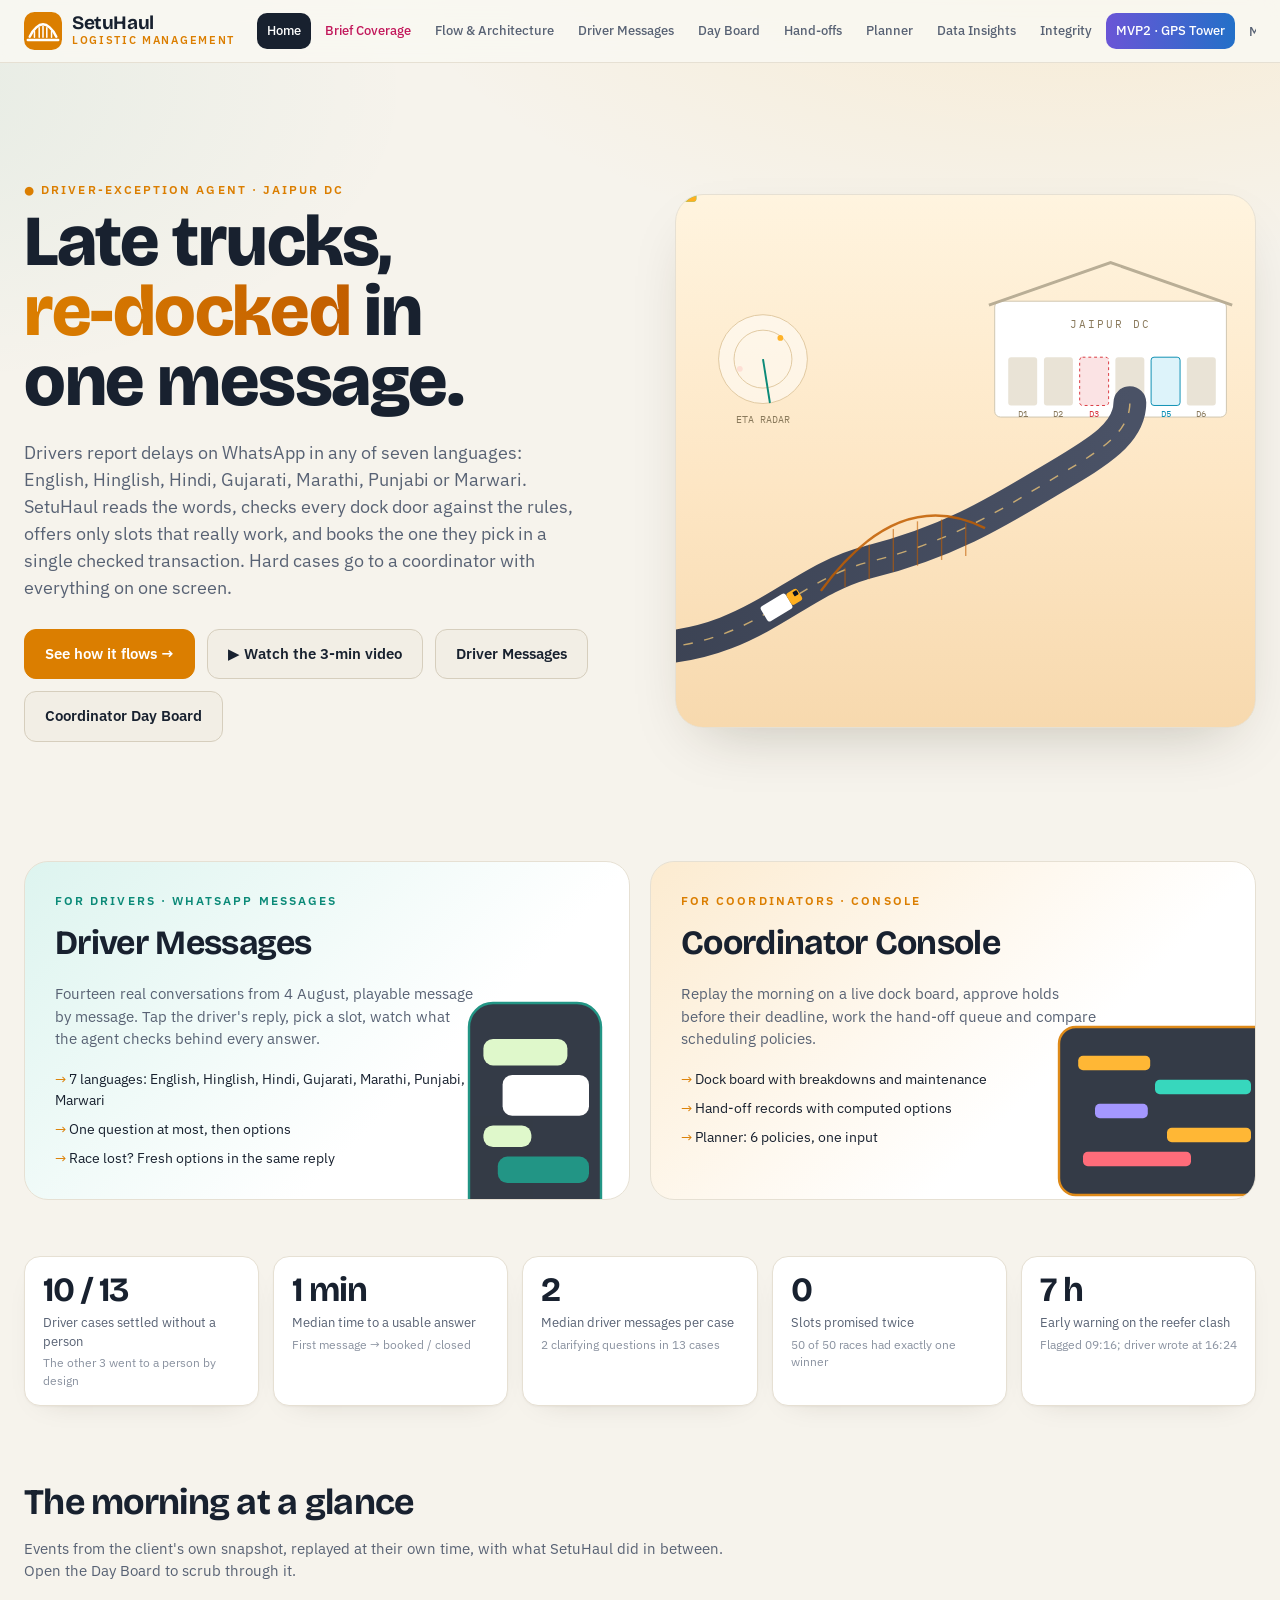
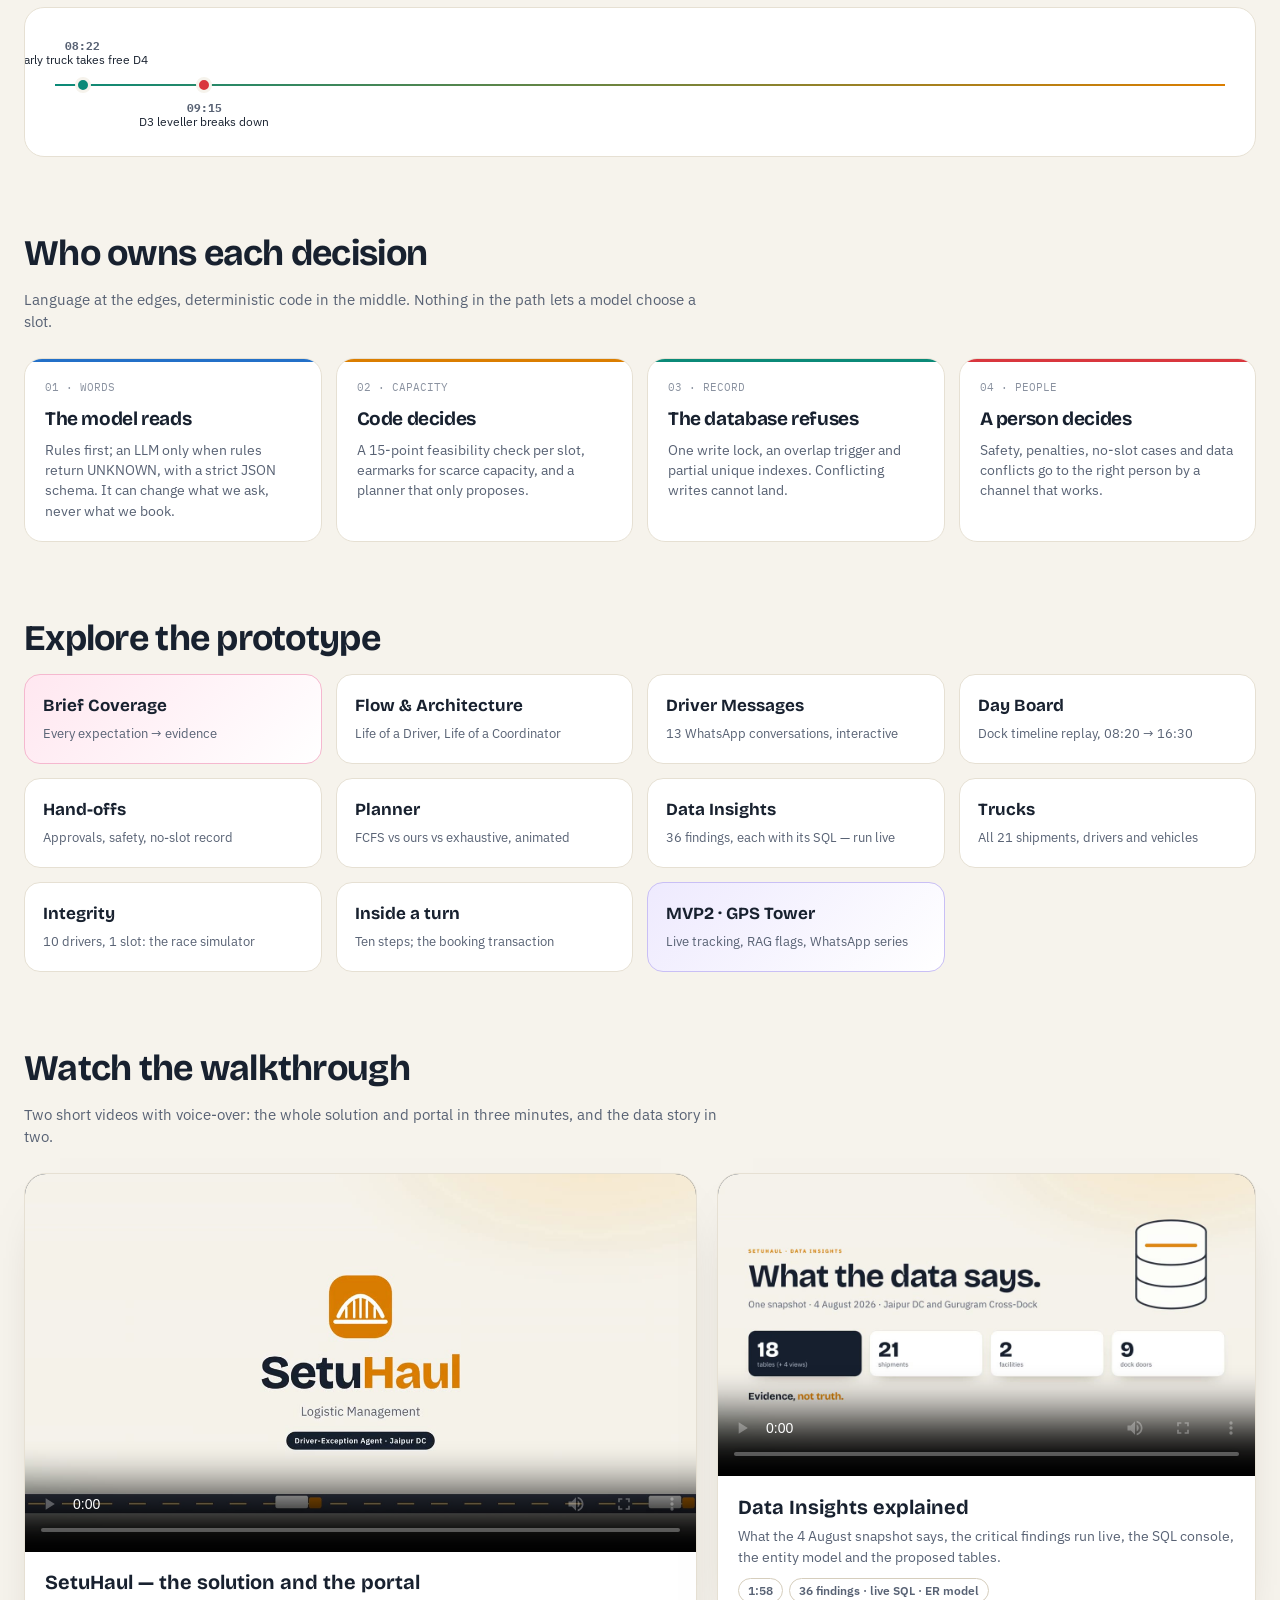
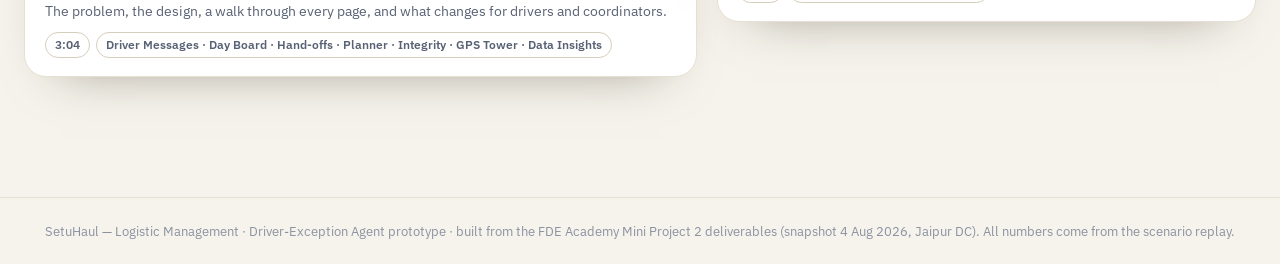
<file: index.html>
<!DOCTYPE html>
<html lang="en"><head><meta charset="utf-8"><meta name="viewport" content="width=device-width,initial-scale=1">
<title>SetuHaul - Logistic Management</title>
<link rel="preconnect" href="https://fonts.googleapis.com"><link rel="preconnect" href="https://fonts.gstatic.com" crossorigin>
<link href="https://fonts.googleapis.com/css2?family=Bricolage+Grotesque:opsz,wght@12..96,500;12..96,700;12..96,800&family=IBM+Plex+Sans:wght@400;500;600&family=IBM+Plex+Mono:wght@400;500;600&display=swap" rel="stylesheet">
<link rel="stylesheet" href="styles.css">
<style>
.hero{display:grid;grid-template-columns:1.05fr 1fr;gap:40px;align-items:center;min-height:calc(100vh - 140px);padding:20px 0 40px}
.hero h1{font-size:clamp(40px,5.6vw,76px);line-height:.98;font-weight:800}
.hero h1 em{font-style:normal;background:linear-gradient(90deg,var(--saffron),var(--saffron2));-webkit-background-clip:text;color:transparent}
.hero p.lead{font-size:18px;color:var(--muted);max-width:560px;margin:22px 0 28px}
.hero .ctas{display:flex;gap:12px;flex-wrap:wrap}
.hero .ctas .btn{padding:13px 20px;font-size:15px}
.line-in span{display:inline-block;opacity:0;transform:translateY(40px) rotate(2deg);animation:wordIn .9s cubic-bezier(.2,.8,.2,1) forwards}
@keyframes wordIn{to{opacity:1;transform:none}}
.scene{position:relative;aspect-ratio:1/0.92;border-radius:28px;border:1px solid var(--line);background:linear-gradient(180deg,#FFF4DF 0%,#FDE6C4 55%,#F7D9AE 100%);overflow:hidden;box-shadow:var(--shadow)}
.scene svg{width:100%;height:100%;display:block}
.bub{position:absolute;max-width:230px;font-size:12.5px;padding:9px 12px;border-radius:14px;box-shadow:0 10px 30px rgba(0,0,0,.35);opacity:0;animation:bub 9s infinite}
.bub.d{left:5%;top:9%;background:#DCF8C6;color:#123;border-bottom-left-radius:4px}
.bub.a{right:5%;top:22%;background:#fff;color:#123;border-bottom-right-radius:4px;animation-delay:1.6s}
.bub.c{left:8%;bottom:8%;background:var(--text);color:#fff;animation-delay:3.4s}
.bub small{display:block;font-size:10px;opacity:.6;font-weight:600;letter-spacing:.06em;margin-bottom:2px}
@keyframes bub{0%{opacity:0;transform:translateY(12px) scale(.96)}6%,62%{opacity:1;transform:none}72%,100%{opacity:0;transform:translateY(-8px)}}
.door{fill:#E9E3D6;animation:door 6s infinite}
@keyframes door{0%,100%{fill:#E9E3D6}40%,60%{fill:#F0A020}}
.roles{display:grid;grid-template-columns:1fr 1fr;gap:20px;margin-top:10px}
.role{position:relative;overflow:hidden;border-radius:24px;padding:30px;border:1px solid var(--line);background:var(--panel);text-decoration:none;display:block;min-height:300px;transition:.35s}
.role:hover{transform:translateY(-4px);border-color:var(--saffron)}
.role h2{font-size:34px;margin:8px 0 10px}
.role p{color:var(--muted);max-width:420px}
.role ul{list-style:none;padding:0;margin:18px 0 0;display:grid;gap:8px;font-size:14px;max-width:420px}
.role li::before{content:'→ ';color:var(--saffron)}
.role .art{position:absolute;right:-20px;bottom:-20px;width:240px;opacity:.9;transition:.5s}
.role:hover .art{transform:translate(-8px,-8px) rotate(-2deg)}
.role.drv{background:linear-gradient(135deg,#DDF4EF,#FFFFFF 65%)}
.role.crd{background:linear-gradient(135deg,#FCEBD0,#FFFFFF 65%)}
.kpis{display:grid;grid-template-columns:repeat(5,1fr);gap:14px;margin:56px 0}
.sec-t{font-size:clamp(26px,3vw,36px);margin:70px 0 8px}
.sec-p{color:var(--muted);max-width:700px;margin:0 0 24px}
.ribbon{position:relative;height:150px;border:1px solid var(--line);border-radius:20px;background:var(--panel);overflow:hidden}
.ribbon .axis{position:absolute;left:30px;right:30px;top:76px;height:2px;background:var(--line2)}
.ribbon .prog{position:absolute;left:30px;top:76px;height:2px;background:linear-gradient(90deg,var(--teal),var(--saffron));width:0;transition:width 3.5s cubic-bezier(.3,.7,.2,1)}
.ev{position:absolute;top:69px;width:16px;height:16px;margin-left:-8px;border-radius:50%;border:3px solid var(--bg);opacity:0;transform:scale(0);transition:.4s}
.ev.on{opacity:1;transform:none}
.ev .lb{position:absolute;left:50%;transform:translateX(-50%);white-space:nowrap;font-size:11.5px;width:max-content;max-width:150px;white-space:normal;text-align:center;line-height:1.25}
.ev.up .lb{bottom:22px}.ev.dn .lb{top:22px}
.ev .lb b{display:block;font-family:var(--mono);font-size:10.5px;color:var(--muted)}
.layers{display:grid;grid-template-columns:repeat(4,1fr);gap:14px}
.layer{border-radius:18px;padding:20px;border:1px solid var(--line);background:var(--panel);position:relative;overflow:hidden}
.layer .n{font-family:var(--mono);font-size:11px;color:var(--dim)}
.layer h4{font-size:19px;margin:10px 0 6px}
.layer p{font-size:13.5px;color:var(--muted);margin:0}
.layer::after{content:'';position:absolute;left:0;top:0;height:3px;width:100%;background:var(--c);transform:scaleX(0);transform-origin:left;transition:1s .3s}
.layer.in::after{transform:none}
.dir{display:grid;grid-template-columns:repeat(4,1fr);gap:14px}
.dir a{text-decoration:none;padding:18px;border-radius:16px;border:1px solid var(--line);background:var(--panel);transition:.25s;display:block}

.vids{display:grid;grid-template-columns:1.25fr 1fr;gap:20px;align-items:start}
.vcard{background:var(--panel);border:1px solid var(--line);border-radius:22px;overflow:hidden;box-shadow:0 24px 50px -36px rgba(40,32,10,.5)}
.vcard video{display:block;width:100%;aspect-ratio:16/9;background:#18212F}
.vcard .vb{padding:16px 20px 18px}
.vcard .vb b{font-family:var(--display);font-size:20px;display:block;margin-bottom:4px}
.vcard .vb p{margin:0;color:var(--muted);font-size:14px}
.vcard .vb .ch{display:flex;gap:6px;margin-top:10px;flex-wrap:wrap}
@media (max-width:1000px){.vids{grid-template-columns:1fr}}
.dir a:hover{border-color:var(--saffron);background:var(--panel2)}
.dir b{font-family:var(--display);font-size:17px;display:block;margin-bottom:4px}
.dir span{font-size:13px;color:var(--muted)}
@media (max-width:1000px){.hero,.roles{grid-template-columns:1fr}.kpis{grid-template-columns:repeat(2,1fr)}.layers,.dir{grid-template-columns:1fr 1fr}.ribbon .lb{display:none}}
</style></head><body>
<main class="wrap">
<section class="hero">
  <div>
    <div class="eyebrow">● Driver-Exception Agent · Jaipur DC</div>
    <h1 class="line-in"><span>Late</span> <span style="animation-delay:.08s">trucks,</span><br><span style="animation-delay:.18s"><em>re-docked</em></span> <span style="animation-delay:.26s">in</span><br><span style="animation-delay:.34s">one</span> <span style="animation-delay:.42s">message.</span></h1>
    <p class="lead rv">Drivers report delays on WhatsApp in any of seven languages: English, Hinglish, Hindi, Gujarati, Marathi, Punjabi or Marwari. SetuHaul reads the words, checks every dock door against the rules, offers only slots that really work, and books the one they pick in a single checked transaction. Hard cases go to a coordinator with everything on one screen.</p>
    <div class="ctas rv"><a class="btn pri" href="flow.html">See how it flows →</a><a class="btn" href="#watch">▶ Watch the 3-min video</a><a class="btn" href="driver.html">Driver Messages</a><a class="btn" href="coordinator.html">Coordinator Day Board</a></div>
  </div>
  <div class="scene rv" id="scene">
    <svg viewBox="0 0 600 552" aria-label="Animated: trucks crossing a bridge to the Jaipur DC dock doors">
      <defs>
        <linearGradient id="road" x1="0" x2="1"><stop offset="0" stop-color="#3B4253"/><stop offset="1" stop-color="#4A5266"/></linearGradient>
        <path id="route" d="M-40 470 C 80 470, 120 400, 200 380 S 330 330, 380 300 S 470 250, 470 215"/>
        <g id="truck"><rect x="-22" y="-9" width="30" height="18" rx="3" fill="#FFFFFF"/><rect x="8" y="-7" width="13" height="14" rx="3" fill="#FFB020"/><rect x="15" y="-5" width="5" height="5" rx="1" fill="#0b1122"/></g>
        <g id="truckR"><rect x="-22" y="-9" width="30" height="18" rx="3" fill="#7FE3FF"/><rect x="8" y="-7" width="13" height="14" rx="3" fill="#22D3B6"/><rect x="15" y="-5" width="5" height="5" rx="1" fill="#0b1122"/></g>
      </defs>
      <!-- stars -->
      <g fill="#fff" opacity="0"><circle cx="60" cy="50" r="1.2"/><circle cx="140" cy="90" r="1"/><circle cx="250" cy="40" r="1.3"/><circle cx="520" cy="60" r="1"/><circle cx="420" cy="30" r="1.2"/><circle cx="330" cy="110" r=".9"/></g>
      <!-- warehouse -->
      <g transform="translate(330 70)">
        <rect x="0" y="40" width="240" height="120" rx="6" fill="#FFFFFF" stroke="#CFC5B0"/>
        <path d="M-6 44 L120 0 L246 44" fill="none" stroke="#B9AE96" stroke-width="3"/>
        <text x="120" y="68" text-anchor="middle" font-family="IBM Plex Mono" font-size="11" fill="#8A7A5C" letter-spacing="2">JAIPUR DC</text>
        <g>
          <rect class="door" x="14" y="98" width="30" height="50" rx="3" style="animation-delay:0s"/>
          <rect class="door" x="51" y="98" width="30" height="50" rx="3" style="animation-delay:1s"/>
          <rect x="88" y="98" width="30" height="50" rx="3" fill="#FBE3E4" stroke="#D9363E" stroke-dasharray="3 3"/>
          <rect class="door" x="125" y="98" width="30" height="50" rx="3" style="animation-delay:2s"/>
          <rect x="162" y="98" width="30" height="50" rx="3" fill="#DDF3FA" stroke="#0B8FB3"/>
          <rect class="door" x="199" y="98" width="30" height="50" rx="3" style="animation-delay:3s"/>
        </g>
        <g font-family="IBM Plex Mono" font-size="9" fill="#8A7A5C" text-anchor="middle"><text x="29" y="160">D1</text><text x="66" y="160">D2</text><text x="103" y="160" fill="#D9363E">D3</text><text x="140" y="160">D4</text><text x="177" y="160" fill="#0B8FB3">D5</text><text x="214" y="160">D6</text></g>
      </g>
      <!-- road + bridge (setu) -->
      <use href="#route" stroke="url(#road)" stroke-width="34" fill="none" stroke-linecap="round"/>
      <use href="#route" stroke="#FFD27A" stroke-width="1.5" fill="none" stroke-dasharray="10 12" opacity=".7"><animate attributeName="stroke-dashoffset" from="0" to="-44" dur="1.2s" repeatCount="indefinite"/></use>
      <g stroke="#C25E00" stroke-width="2.5" fill="none" opacity=".85">
        <path d="M150 410 Q 230 300 320 345"/>
        <g stroke-width="1.4" opacity=".7"><path d="M175 386v20"/><path d="M200 362v36"/><path d="M225 346v44"/><path d="M250 338v46"/><path d="M275 336v42"/><path d="M300 340v34"/></g>
      </g>
      <!-- trucks moving -->
      <use href="#truck"><animateMotion dur="7s" repeatCount="indefinite" rotate="auto"><mpath href="#route"/></animateMotion></use>
      <use href="#truckR"><animateMotion dur="7s" begin="2.3s" repeatCount="indefinite" rotate="auto"><mpath href="#route"/></animateMotion></use>
      <use href="#truck"><animateMotion dur="7s" begin="4.6s" repeatCount="indefinite" rotate="auto"><mpath href="#route"/></animateMotion></use>
      <!-- radar / clock -->
      <g transform="translate(90 170)">
        <circle r="46" fill="rgba(255,255,255,.5)" stroke="#E0C9A0"/><circle r="30" fill="none" stroke="#E0C9A0"/>
        <path d="M0 0 L0 -46" stroke="#0B8A78" stroke-width="2"><animateTransform attributeName="transform" type="rotate" from="0" to="360" dur="4s" repeatCount="indefinite"/></path>
        <circle cx="18" cy="-22" r="3" fill="#FFB020"><animate attributeName="opacity" values="0;1;0" dur="4s" repeatCount="indefinite"/></circle>
        <circle cx="-24" cy="10" r="3" fill="#FF5D6C"><animate attributeName="opacity" values="0;1;0" dur="4s" begin="1.6s" repeatCount="indefinite"/></circle>
        <text y="66" text-anchor="middle" font-family="IBM Plex Mono" font-size="10" fill="#8A7A5C">ETA RADAR</text>
      </g>
    </svg>
    <div class="bub d"><small>DRIVER · 09:34</small>Traffic after Shahpura. Reaching around 11:20. Any slot after 12?</div>
    <div class="bub a"><small>SETUHAUL</small>1) Dock D4 · 12:40 PM<br>2) Dock D2 · 1:00 PM<br>3) Dock D1 · 2:00 PM</div>
    <div class="bub c"><small>✓ BOOKED · APT-N0004</small>Dock D4, 12:40 PM. Gate by 12:25 PM.</div>
  </div>
</section>

<section class="roles">
  <a class="role drv rv" href="driver.html">
    <div class="eyebrow" style="color:var(--teal)">For drivers · WhatsApp messages</div>
    <h2>Driver Messages</h2>
    <p>Fourteen real conversations from 4 August, playable message by message. Tap the driver's reply, pick a slot, watch what the agent checks behind every answer.</p>
    <ul><li>7 languages: English, Hinglish, Hindi, Gujarati, Marathi, Punjabi, Marwari</li><li>One question at most, then options</li><li>Race lost? Fresh options in the same reply</li></ul>
    <svg class="art" viewBox="0 0 200 200"><rect x="50" y="20" width="110" height="190" rx="20" fill="#1F2633" stroke="#0B8A78" stroke-width="2"/><rect x="62" y="50" width="70" height="22" rx="8" fill="#DCF8C6"/><rect x="78" y="80" width="72" height="34" rx="8" fill="#fff"/><rect x="62" y="122" width="40" height="18" rx="8" fill="#DCF8C6"/><rect x="74" y="148" width="76" height="22" rx="8" fill="#0B8A78"/></svg>
  </a>
  <a class="role crd rv" href="coordinator.html">
    <div class="eyebrow">For coordinators · Console</div>
    <h2>Coordinator Console</h2>
    <p>Replay the morning on a live dock board, approve holds before their deadline, work the hand-off queue and compare scheduling policies.</p>
    <ul><li>Dock board with breakdowns and maintenance</li><li>Hand-off records with computed options</li><li>Planner: 6 policies, one input</li></ul>
    <svg class="art" viewBox="0 0 200 200"><rect x="20" y="40" width="200" height="140" rx="14" fill="#1F2633" stroke="#DB7E00" stroke-width="2"/><g fill="#FFB020"><rect x="36" y="64" width="60" height="12" rx="4"/><rect x="100" y="84" width="80" height="12" rx="4" fill="#22D3B6"/><rect x="50" y="104" width="44" height="12" rx="4" fill="#9B8CFF"/><rect x="110" y="124" width="70" height="12" rx="4"/><rect x="40" y="144" width="90" height="12" rx="4" fill="#FF5D6C"/></g></svg>
  </a>
</section>

<section class="kpis">
  <div class="card kpi rv"><div class="v" data-to="10" data-suf=" / 13">0</div><div class="l">Driver cases settled without a person</div><div class="s">The other 3 went to a person by design</div></div>
  <div class="card kpi rv"><div class="v" data-to="1" data-suf=" min">0</div><div class="l">Median time to a usable answer</div><div class="s">First message → booked / closed</div></div>
  <div class="card kpi rv"><div class="v" data-to="2">0</div><div class="l">Median driver messages per case</div><div class="s">2 clarifying questions in 13 cases</div></div>
  <div class="card kpi rv"><div class="v" data-to="0">0</div><div class="l">Slots promised twice</div><div class="s">50 of 50 races had exactly one winner</div></div>
  <div class="card kpi rv"><div class="v" data-to="7" data-suf=" h">0</div><div class="l">Early warning on the reefer clash</div><div class="s">Flagged 09:16; driver wrote at 16:24</div></div>
</section>

<h2 class="sec-t rv">The morning at a glance</h2>
<p class="sec-p rv">Events from the client's own snapshot, replayed at their own time, with what SetuHaul did in between. Open the Day Board to scrub through it.</p>
<div class="ribbon rv" id="ribbon"><div class="axis"></div><div class="prog"></div></div>

<h2 class="sec-t rv">Who owns each decision</h2>
<p class="sec-p rv">Language at the edges, deterministic code in the middle. Nothing in the path lets a model choose a slot.</p>
<div class="layers">
  <div class="layer rv" style="--c:var(--blue)"><div class="n">01 · WORDS</div><h4>The model reads</h4><p>Rules first; an LLM only when rules return UNKNOWN, with a strict JSON schema. It can change what we ask, never what we book.</p></div>
  <div class="layer rv" style="--c:var(--saffron)"><div class="n">02 · CAPACITY</div><h4>Code decides</h4><p>A 15-point feasibility check per slot, earmarks for scarce capacity, and a planner that only proposes.</p></div>
  <div class="layer rv" style="--c:var(--teal)"><div class="n">03 · RECORD</div><h4>The database refuses</h4><p>One write lock, an overlap trigger and partial unique indexes. Conflicting writes cannot land.</p></div>
  <div class="layer rv" style="--c:var(--coral)"><div class="n">04 · PEOPLE</div><h4>A person decides</h4><p>Safety, penalties, no-slot cases and data conflicts go to the right person by a channel that works.</p></div>
</div>

<h2 class="sec-t rv">Explore the prototype</h2>
<div class="dir">
  <a class="rv" href="brief.html" style="background:linear-gradient(135deg,#FFE7F0,#fff);border-color:#F5B8CF"><b>Brief Coverage</b><span>Every expectation → evidence</span></a>
  <a class="rv" href="flow.html"><b>Flow & Architecture</b><span>Life of a Driver, Life of a Coordinator</span></a>
  <a class="rv" href="driver.html"><b>Driver Messages</b><span>13 WhatsApp conversations, interactive</span></a>
  <a class="rv" href="coordinator.html"><b>Day Board</b><span>Dock timeline replay, 08:20 → 16:30</span></a>
  <a class="rv" href="handoffs.html"><b>Hand-offs</b><span>Approvals, safety, no-slot record</span></a>
  <a class="rv" href="planner.html"><b>Planner</b><span>FCFS vs ours vs exhaustive, animated</span></a>
  <a class="rv" href="insights.html"><b>Data Insights</b><span>36 findings, each with its SQL — run live</span></a>
  <a class="rv" href="trucks.html"><b>Trucks</b><span>All 21 shipments, drivers and vehicles</span></a>
  <a class="rv" href="integrity.html"><b>Integrity</b><span>10 drivers, 1 slot: the race simulator</span></a>
  <a class="rv" href="how.html"><b>Inside a turn</b><span>Ten steps; the booking transaction</span></a>
  <a class="rv" href="mvp2.html" style="background:linear-gradient(135deg,#EEEAFE,#fff);border-color:#C9BFF5"><b>MVP2 · GPS Tower</b><span>Live tracking, RAG flags, WhatsApp series</span></a>
</div>

<h2 class="sec-t rv" id="watch">Watch the walkthrough</h2>
<p class="sec-p rv">Two short videos with voice-over: the whole solution and portal in three minutes, and the data story in two.</p>
<div class="vids">
 <div class="vcard rv"><video controls preload="metadata" playsinline poster="videos/walkthrough_poster.jpg"><source src="videos/setuhaul_walkthrough.mp4" type="video/mp4"></video>
  <div class="vb"><b>SetuHaul — the solution and the portal</b><p>The problem, the design, a walk through every page, and what changes for drivers and coordinators.</p><div class="ch"><span class="chip">3:04</span><span class="chip">Driver Messages · Day Board · Hand-offs · Planner · Integrity · GPS Tower · Data Insights</span></div></div></div>
 <div class="vcard rv"><video controls preload="metadata" playsinline poster="videos/data_insights_poster.jpg"><source src="videos/setuhaul_data_insights.mp4" type="video/mp4"></video>
  <div class="vb"><b>Data Insights explained</b><p>What the 4 August snapshot says, the critical findings run live, the SQL console, the entity model and the proposed tables.</p><div class="ch"><span class="chip">1:58</span><span class="chip">36 findings · live SQL · ER model</span></div></div></div>
</div>
</main>
<script src="data.js"></script><script src="app.js"></script>
<script>
const EV=[[502,'08:22','Early truck takes free D4','var(--teal)'],[555,'09:15','D3 leveller breaks down','var(--coral)'],[556,'09:16','Monitor flags reefer clash','var(--saffron)'],[576,'09:36','Two drivers, one slot: one wins','var(--violet)'],[581,'09:41','Coordinator approves hold','var(--blue)'],[605,'10:05','Accident: shift manager paged','var(--coral)'],[610,'10:10','SHP1019 cancelled, slot freed','var(--muted)'],[984,'16:24','Reefer: hand-off to Neha','var(--saffron)']];
const rb=$('#ribbon'),T0=490,T1=1000;
EV.forEach((e,i)=>{const d=document.createElement('div');d.className='ev '+(i%2?'dn':'up');d.style.left=`calc(30px + (100% - 60px) * ${(e[0]-T0)/(T1-T0)})`;d.style.background=e[3];d.innerHTML=`<div class="lb"><b>${e[1]}</b>${e[2]}</div>`;rb.append(d)});
new IntersectionObserver((es,o)=>{if(es[0].isIntersecting){$('.prog',rb).style.width='calc(100% - 60px)';$$('.ev',rb).forEach((d,i)=>setTimeout(()=>d.classList.add('on'),300+i*380));o.disconnect()}},{threshold:.4}).observe(rb);
</script></body></html>
</file>
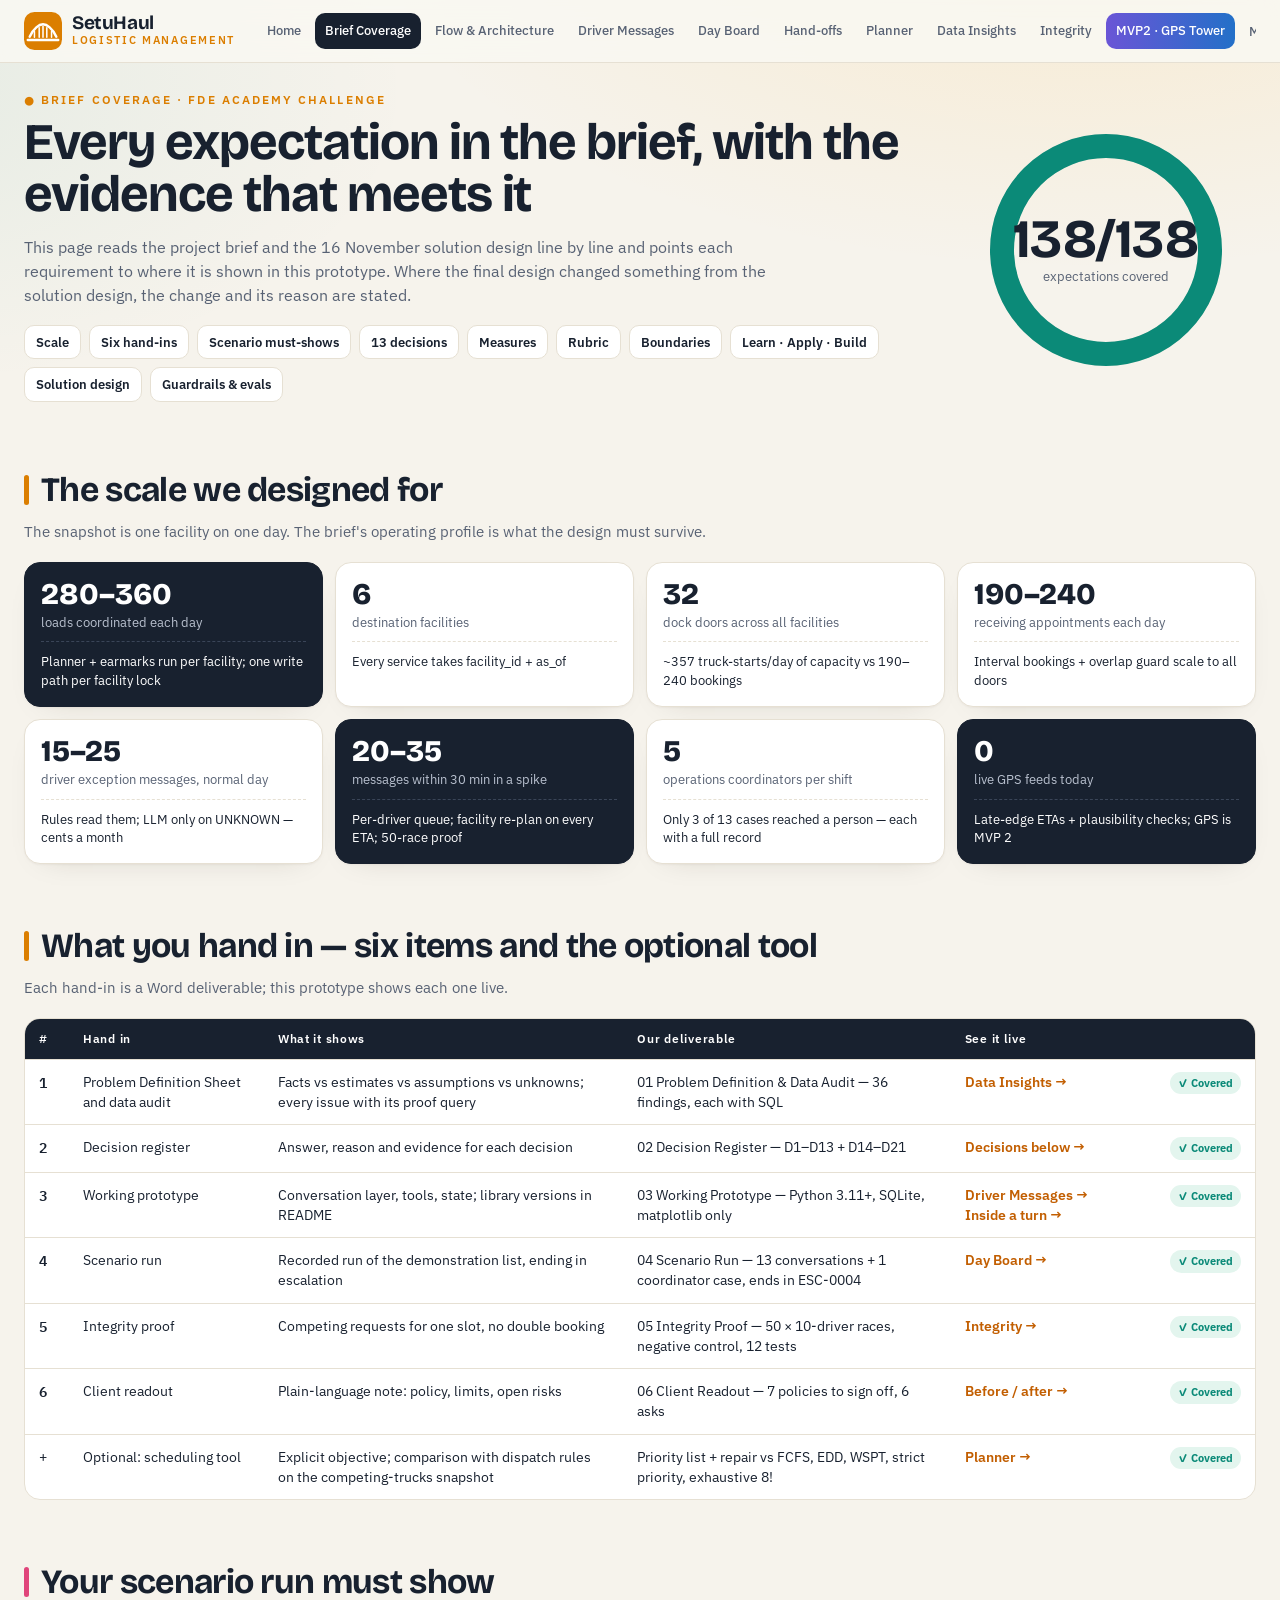
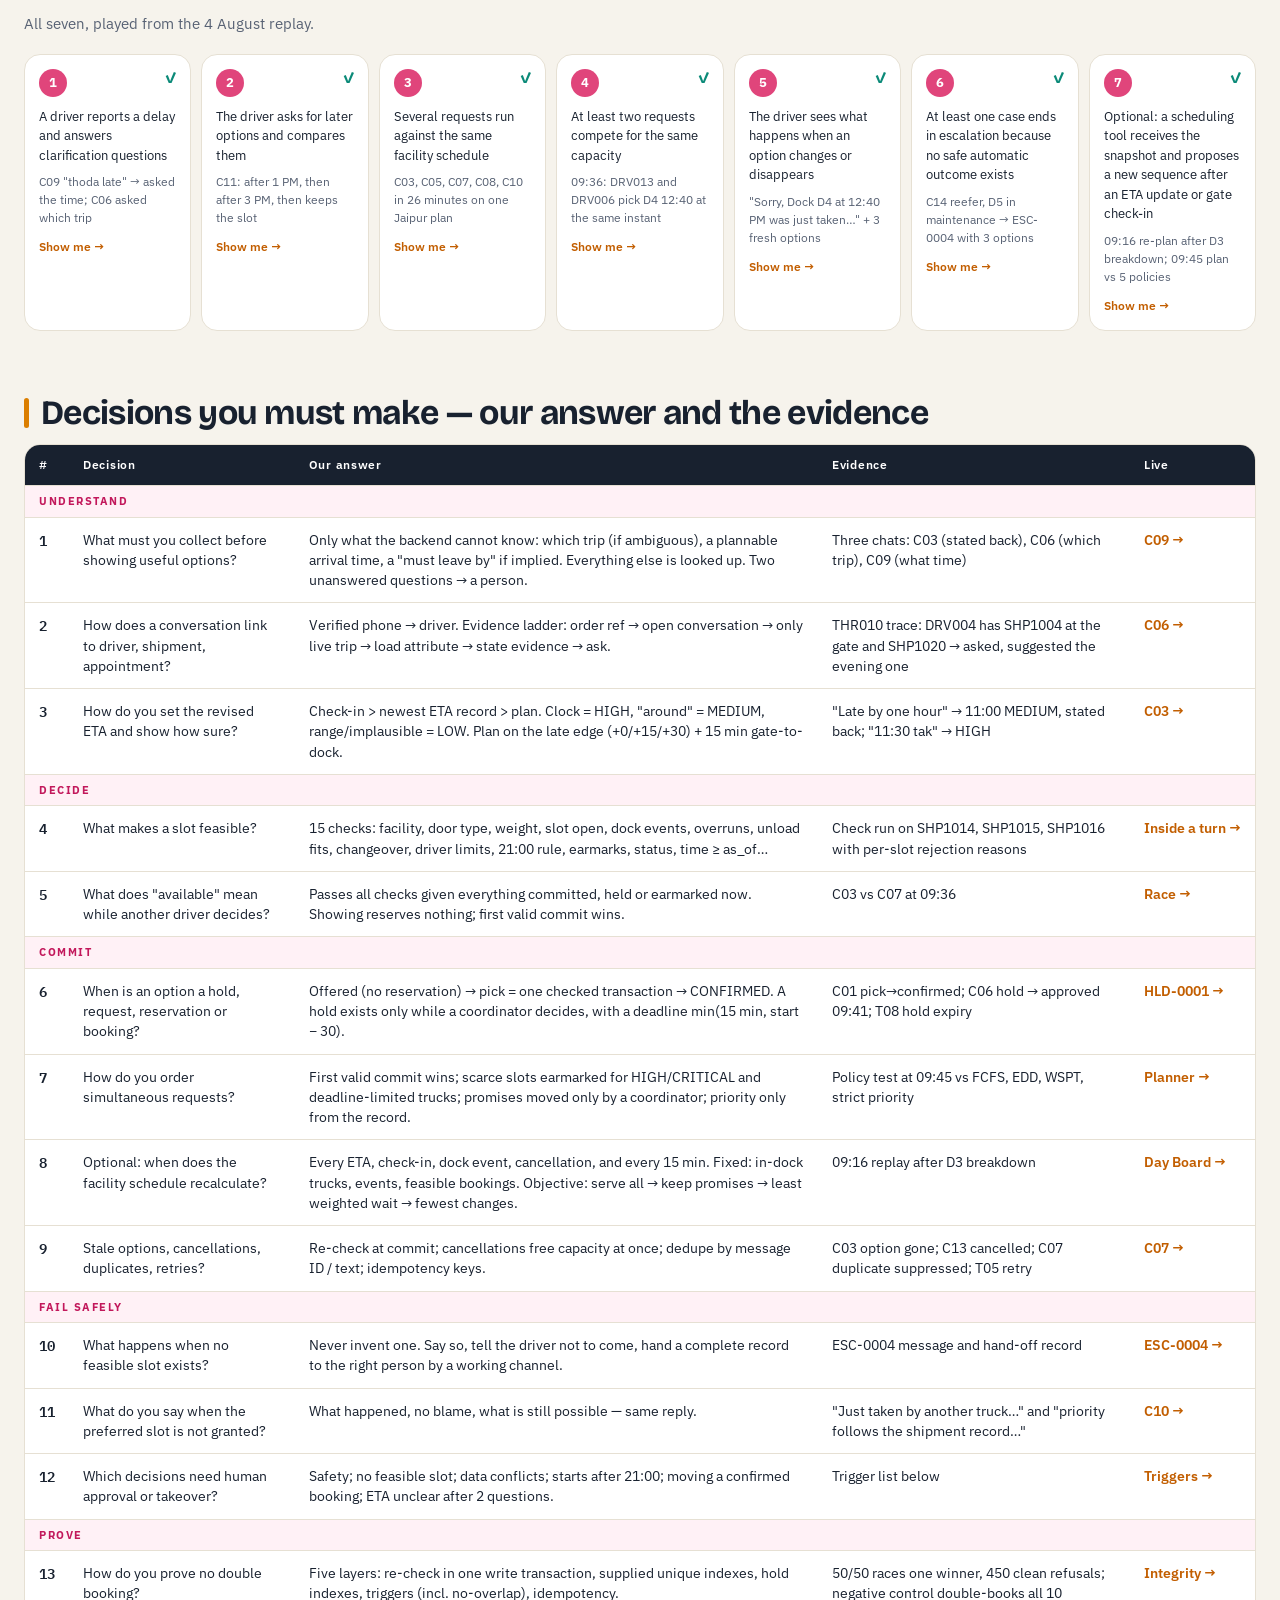
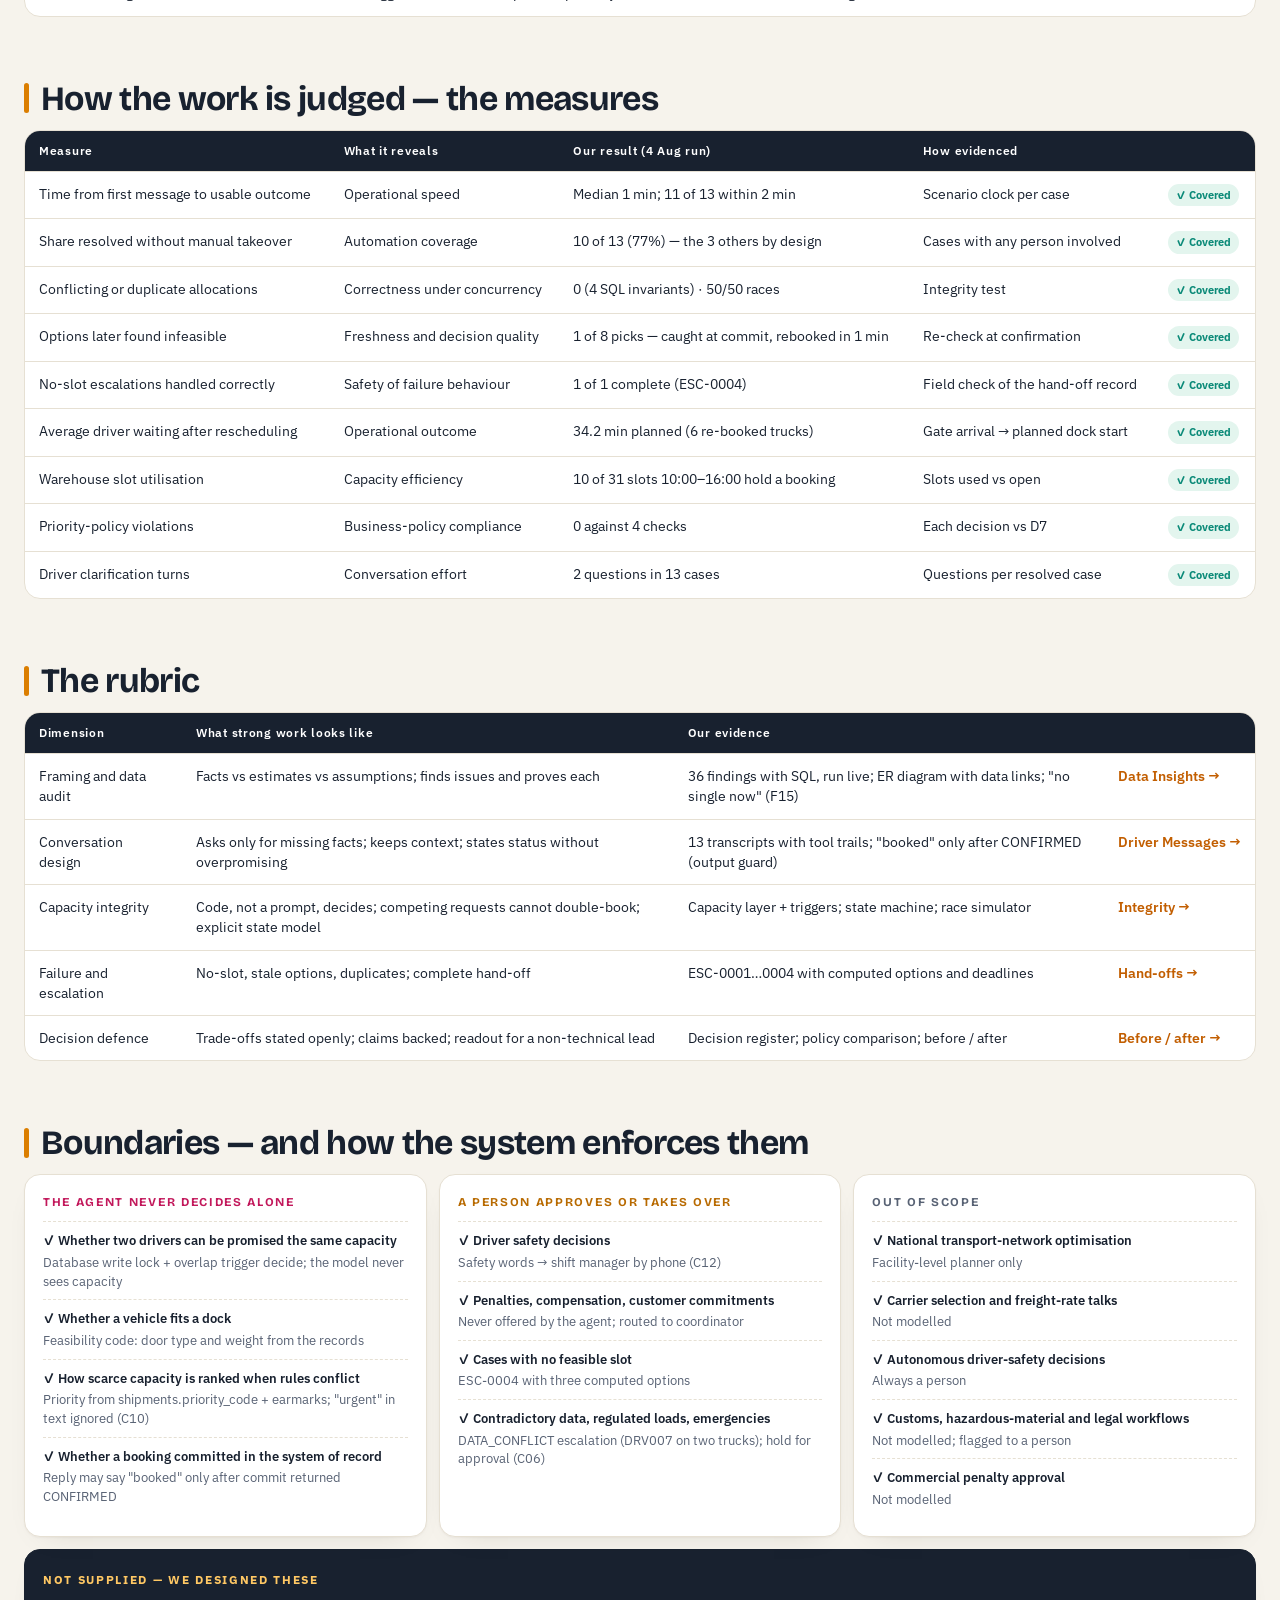
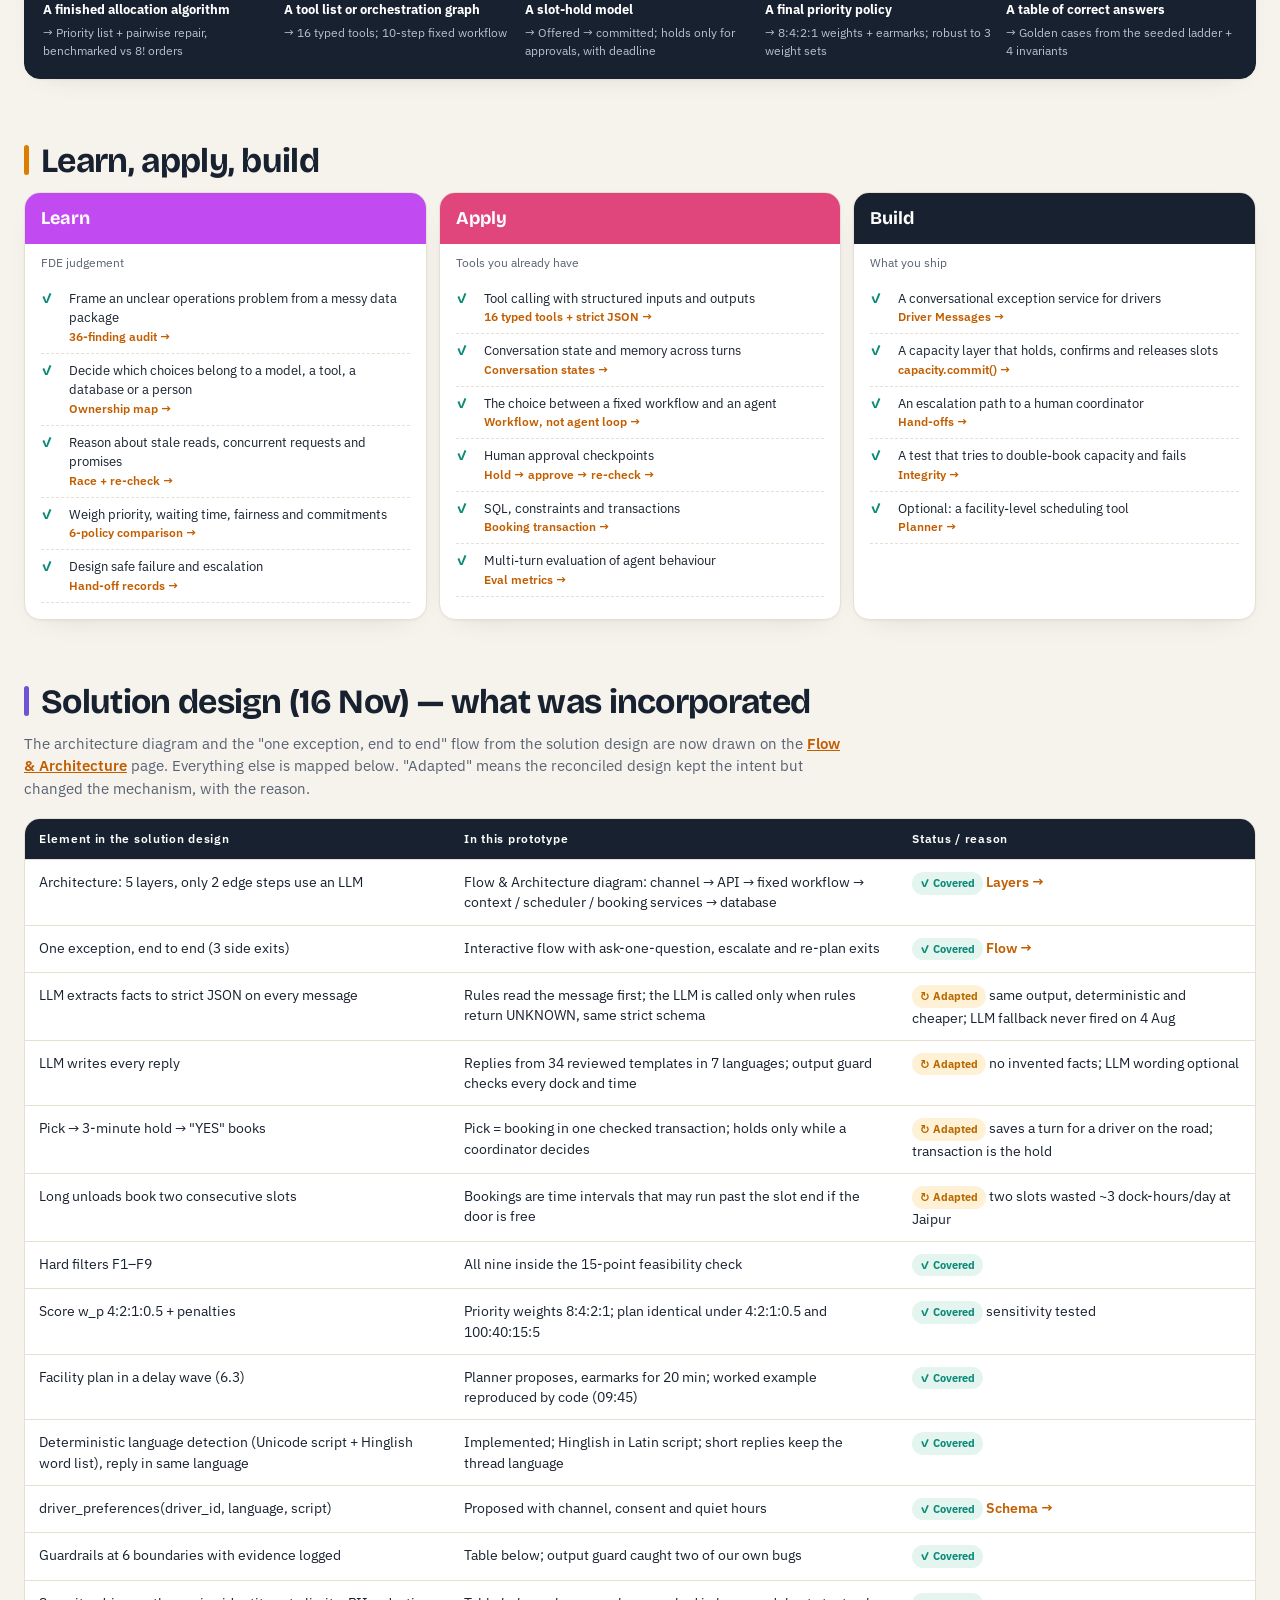
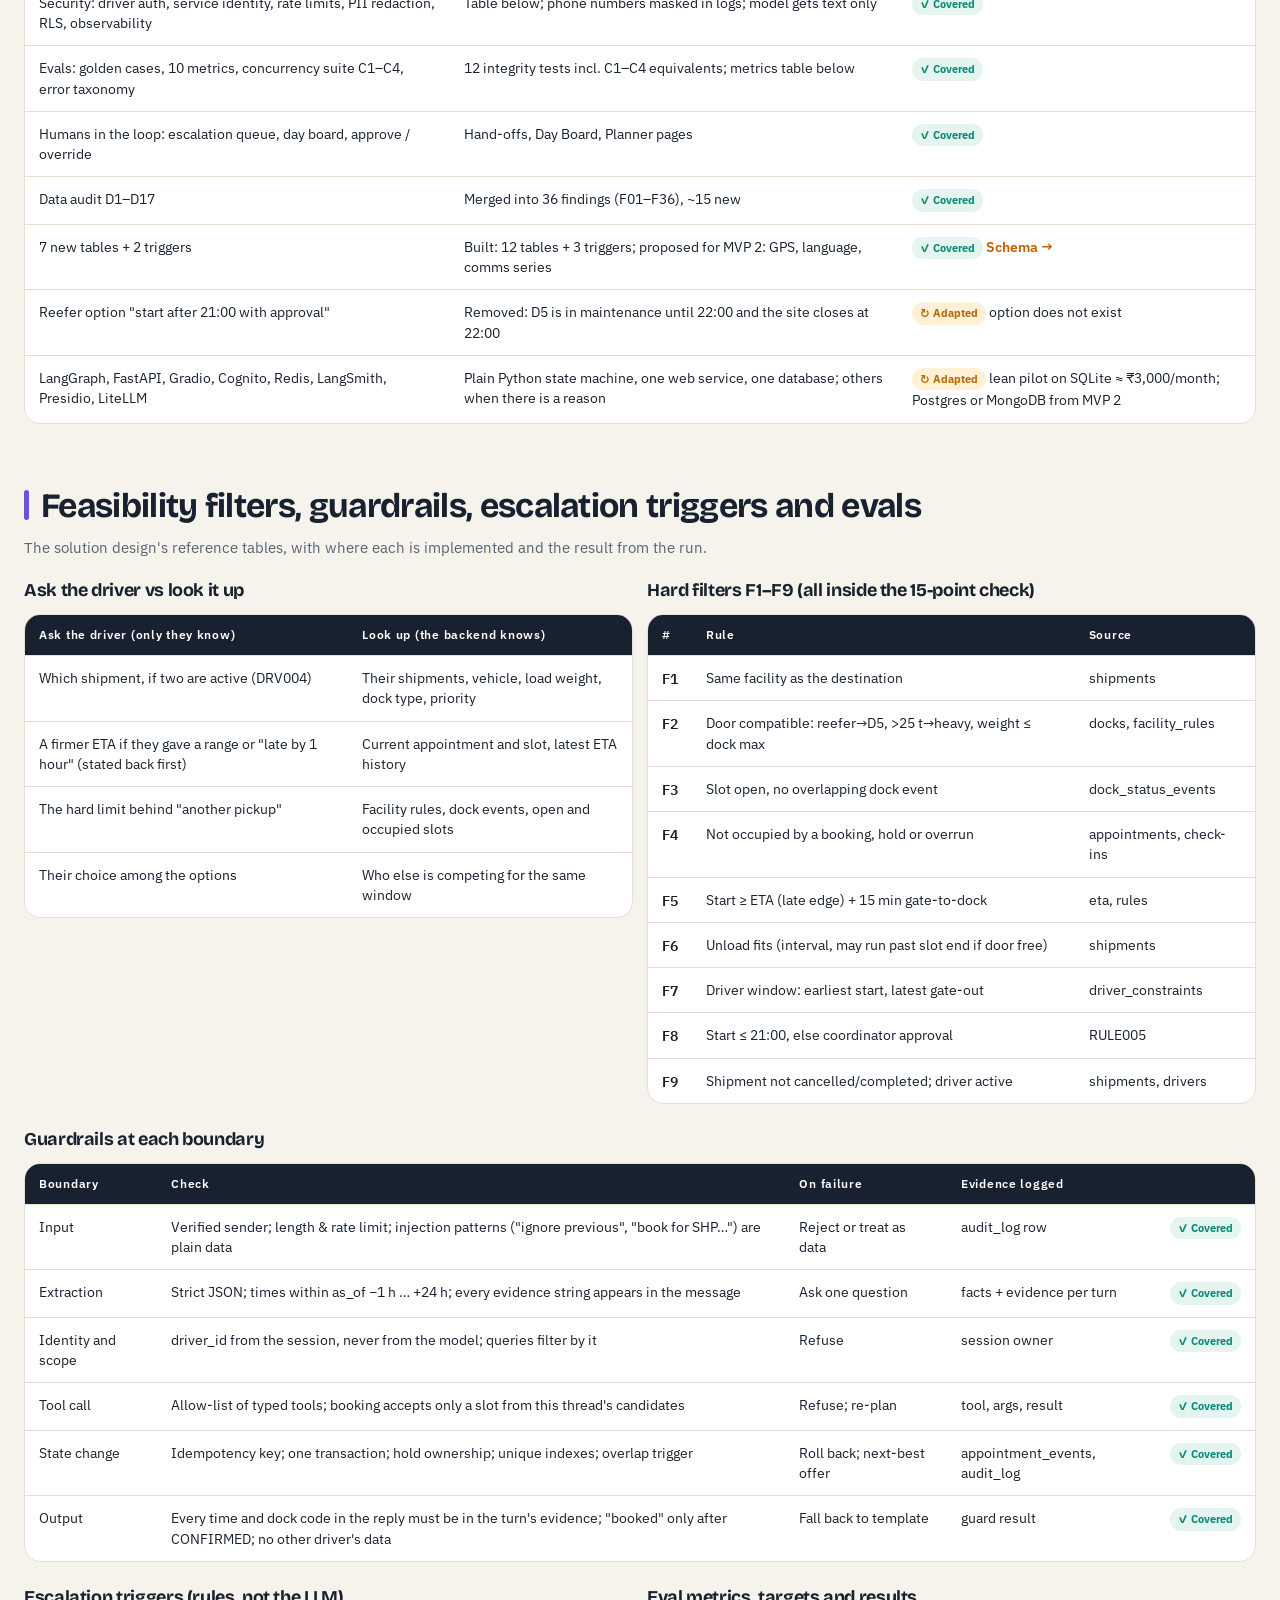
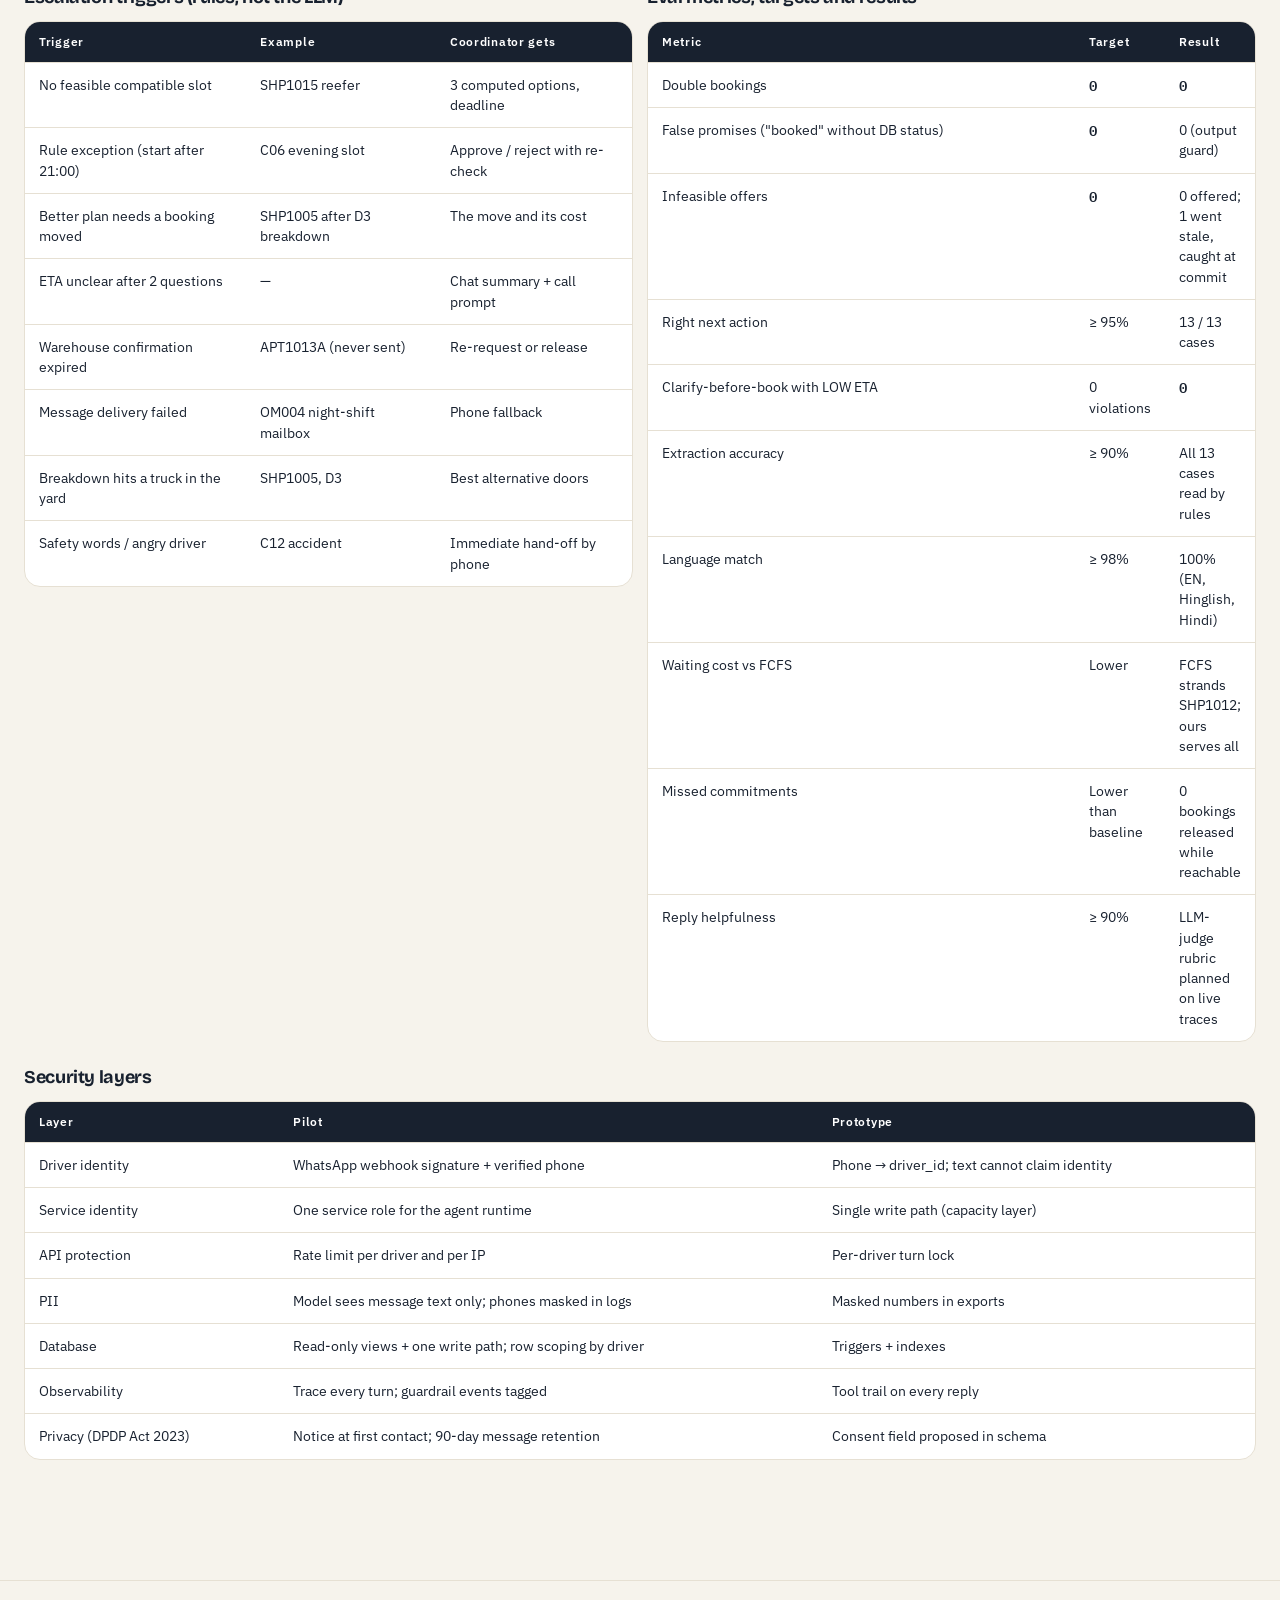
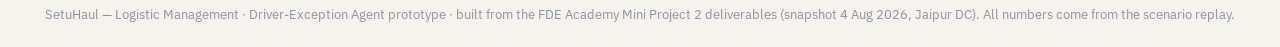
<file: brief.html>
<!DOCTYPE html>
<html lang="en"><head><meta charset="utf-8"><meta name="viewport" content="width=device-width,initial-scale=1">
<title>Brief Coverage · SetuHaul - Logistic Management</title>
<link rel="preconnect" href="https://fonts.googleapis.com"><link rel="preconnect" href="https://fonts.gstatic.com" crossorigin>
<link href="https://fonts.googleapis.com/css2?family=Bricolage+Grotesque:opsz,wght@12..96,500;12..96,700;12..96,800&family=IBM+Plex+Sans:wght@400;500;600&family=IBM+Plex+Mono:wght@400;500;600&display=swap" rel="stylesheet">
<link rel="stylesheet" href="styles.css">
<style>
.hero{display:grid;grid-template-columns:1fr 300px;gap:24px;align-items:center}
.ring{position:relative;width:240px;height:240px;margin:auto}
.ring svg{width:100%;height:100%;transform:rotate(-90deg)}
.ring .c{position:absolute;inset:0;display:grid;place-items:center;text-align:center}
.ring b{font-family:var(--display);font-size:54px;line-height:1}
.ring small{display:block;color:var(--muted);font-size:12.5px}
.toc{display:flex;gap:8px;flex-wrap:wrap;margin:18px 0 6px}
.toc a{font-size:12.5px;padding:7px 11px;border-radius:10px;border:1px solid var(--line);background:var(--panel);text-decoration:none;font-weight:600}
.toc a:hover{border-color:var(--saffron)}
.sec-t{font-size:clamp(24px,2.8vw,34px);margin:56px 0 6px;display:flex;gap:12px;align-items:center}
.sec-t .bar{width:5px;height:30px;border-radius:3px;background:var(--saffron)}
.sec-p{color:var(--muted);margin:0 0 18px;max-width:820px}
.scale{display:grid;grid-template-columns:repeat(4,1fr);gap:12px}
.scale .card{padding:16px}
.scale .v{font-family:var(--display);font-size:30px;font-weight:800;line-height:1}
.scale .l{font-size:12.5px;color:var(--muted);margin-top:4px}
.scale .h{font-size:12.5px;margin-top:10px;padding-top:10px;border-top:1px dashed var(--line)}
.scale .dark{background:#18212F;color:#fff;border-color:#18212F}.scale .dark .l{color:#B9C1CF}.scale .dark .h{border-color:#3a4558}
table.cov{width:100%;border-collapse:separate;border-spacing:0;font-size:13.5px;background:var(--panel);border:1px solid var(--line);border-radius:16px;overflow:hidden}
table.cov th{background:#18212F;color:#fff;text-align:left;padding:11px 14px;font-size:12px;letter-spacing:.06em;font-weight:600}
table.cov td{padding:12px 14px;border-top:1px solid var(--line);vertical-align:top}
table.cov tr.grp td{background:#FFF1F6;color:#C2185B;font-weight:700;font-size:11px;letter-spacing:.14em;padding:7px 14px}
table.cov td.n{font-family:var(--mono);font-weight:600;width:44px}
table.cov a{color:var(--saffron2);font-weight:600;text-decoration:none;white-space:nowrap}
table.cov a:hover{text-decoration:underline}
table.cov tr{opacity:0;transform:translateY(8px);transition:.5s}
table.cov.in tr{opacity:1;transform:none}
.ok{display:inline-flex;align-items:center;gap:5px;font-size:11px;font-weight:700;padding:3px 8px;border-radius:999px;background:#E3F5EE;color:#0B8A78;white-space:nowrap}
.ad{display:inline-flex;align-items:center;gap:5px;font-size:11px;font-weight:700;padding:3px 8px;border-radius:999px;background:#FFF1D6;color:#B86A00;white-space:nowrap}
.mustgrid{display:grid;grid-template-columns:repeat(7,1fr);gap:10px}
.must{border:1px solid var(--line);border-radius:16px;padding:14px;background:var(--panel);position:relative}
.must .num{width:28px;height:28px;border-radius:50%;background:#E0457B;color:#fff;display:grid;place-items:center;font-weight:700;font-size:13px}
.must p{font-size:13px;margin:10px 0 8px}
.must a{font-size:12px;font-weight:600;color:var(--saffron2);text-decoration:none}
.must .tick{position:absolute;right:12px;top:12px;color:#0B8A78;font-weight:800}
.bnd{display:grid;grid-template-columns:repeat(3,1fr);gap:12px}
.bnd .card h4{font-size:12px;letter-spacing:.14em;margin-bottom:10px}
.bi{display:grid;grid-template-columns:1fr;gap:2px;padding:9px 0;border-top:1px dashed var(--line);font-size:13px}
.bi b{font-weight:600}.bi span{color:var(--muted);font-size:12.5px}
.lab{display:grid;grid-template-columns:repeat(3,1fr);gap:12px}
.lab .card{padding:0;overflow:hidden}
.lab .hd{padding:12px 16px;color:#fff;font-family:var(--display);font-weight:700;font-size:18px}
.lab ul{list-style:none;margin:0;padding:10px 16px 16px}
.lab li{display:grid;grid-template-columns:20px 1fr;gap:8px;padding:7px 0;font-size:13px;border-bottom:1px dashed var(--line)}
.lab li i{font-style:normal;color:#0B8A78;font-weight:800}
.lab li a{color:var(--saffron2);font-size:12px;font-weight:600;text-decoration:none;display:block}
.two{display:grid;grid-template-columns:1fr 1fr;gap:14px}
@media (max-width:1100px){.hero,.two,.bnd,.lab{grid-template-columns:1fr}.scale{grid-template-columns:1fr 1fr}.mustgrid{grid-template-columns:1fr 1fr}}
</style></head><body>
<main class="wrap">
<section class="hero">
 <div><div class="eyebrow">● Brief coverage · FDE Academy challenge</div><h1 style="font-size:clamp(32px,4vw,52px);line-height:1.02">Every expectation in the brief, with the evidence that meets it</h1>
 <p class="muted" style="font-size:16px;max-width:760px;margin:14px 0 0">This page reads the project brief and the 16 November solution design line by line and points each requirement to where it is shown in this prototype. Where the final design changed something from the solution design, the change and its reason are stated.</p>
 <div class="toc"><a href="#scale">Scale</a><a href="#handin">Six hand-ins</a><a href="#must">Scenario must-shows</a><a href="#decisions">13 decisions</a><a href="#measures">Measures</a><a href="#rubric">Rubric</a><a href="#bounds">Boundaries</a><a href="#lab">Learn · Apply · Build</a><a href="#doc">Solution design</a><a href="#guard">Guardrails & evals</a></div></div>
 <div class="ring" id="ring"><svg viewBox="0 0 120 120"><circle cx="60" cy="60" r="52" fill="none" stroke="#EDE7DA" stroke-width="12"/><circle id="arc" cx="60" cy="60" r="52" fill="none" stroke="#0B8A78" stroke-width="12" stroke-linecap="round" stroke-dasharray="327" stroke-dashoffset="327" style="transition:stroke-dashoffset 1.8s cubic-bezier(.3,.7,.2,1)"/></svg><div class="c"><div><b id="pct">0</b><small id="pctl">expectations covered</small></div></div></div>
</section>

<h2 class="sec-t" id="scale"><span class="bar"></span>The scale we designed for</h2>
<p class="sec-p">The snapshot is one facility on one day. The brief's operating profile is what the design must survive.</p>
<div class="scale" id="scalebox"></div>

<h2 class="sec-t" id="handin"><span class="bar"></span>What you hand in — six items and the optional tool</h2>
<p class="sec-p">Each hand-in is a Word deliverable; this prototype shows each one live.</p>
<table class="cov rv" id="t-handin"></table>

<h2 class="sec-t" id="must"><span class="bar" style="background:#E0457B"></span>Your scenario run must show</h2>
<p class="sec-p">All seven, played from the 4 August replay.</p>
<div class="mustgrid" id="mustbox"></div>

<h2 class="sec-t" id="decisions"><span class="bar"></span>Decisions you must make — our answer and the evidence</h2>
<table class="cov rv" id="t-dec"></table>

<h2 class="sec-t" id="measures"><span class="bar"></span>How the work is judged — the measures</h2>
<table class="cov rv" id="t-meas"></table>

<h2 class="sec-t" id="rubric"><span class="bar"></span>The rubric</h2>
<table class="cov rv" id="t-rub"></table>

<h2 class="sec-t" id="bounds"><span class="bar"></span>Boundaries — and how the system enforces them</h2>
<div class="bnd" id="bndbox"></div>
<div class="card" style="margin-top:12px;background:#18212F;color:#fff;border-color:#18212F"><b style="color:#FFC864;font-size:12px;letter-spacing:.14em">NOT SUPPLIED — WE DESIGNED THESE</b><div style="display:grid;grid-template-columns:repeat(5,1fr);gap:10px;margin-top:10px;font-size:13px" id="nsbox"></div></div>

<h2 class="sec-t" id="lab"><span class="bar"></span>Learn, apply, build</h2>
<div class="lab" id="labbox"></div>

<h2 class="sec-t" id="doc"><span class="bar" style="background:#6A55D6"></span>Solution design (16 Nov) — what was incorporated</h2>
<p class="sec-p">The architecture diagram and the "one exception, end to end" flow from the solution design are now drawn on the <a href="flow.html#e2e" style="color:var(--saffron2);font-weight:600">Flow & Architecture</a> page. Everything else is mapped below. "Adapted" means the reconciled design kept the intent but changed the mechanism, with the reason.</p>
<table class="cov rv" id="t-doc"></table>

<h2 class="sec-t" id="guard"><span class="bar" style="background:#6A55D6"></span>Feasibility filters, guardrails, escalation triggers and evals</h2>
<p class="sec-p">The solution design's reference tables, with where each is implemented and the result from the run.</p>
<div class="two">
 <div><h3 style="font-size:18px;margin-bottom:10px">Ask the driver vs look it up</h3><table class="cov rv" id="t-ask"></table></div>
 <div><h3 style="font-size:18px;margin-bottom:10px">Hard filters F1–F9 (all inside the 15-point check)</h3><table class="cov rv" id="t-f"></table></div>
</div>
<h3 style="font-size:18px;margin:22px 0 10px">Guardrails at each boundary</h3><table class="cov rv" id="t-g"></table>
<div class="two" style="margin-top:22px">
 <div><h3 style="font-size:18px;margin-bottom:10px">Escalation triggers (rules, not the LLM)</h3><table class="cov rv" id="t-esc"></table></div>
 <div><h3 style="font-size:18px;margin-bottom:10px">Eval metrics, targets and results</h3><table class="cov rv" id="t-ev"></table></div>
</div>
<h3 style="font-size:18px;margin:22px 0 10px">Security layers</h3><table class="cov rv" id="t-sec"></table>
</main>
<script src="data.js"></script><script src="app.js"></script>
<script>
const OK='<span class="ok">✓ Covered</span>',AD='<span class="ad">↻ Adapted</span>';
const L=(h,t)=>`<a href="${h}">${t} →</a>`;
let total=0,cov=0;
function table(id,head,rows,grp){total+=rows.filter(r=>!r.g).length;cov+=rows.filter(r=>!r.g).length;
  $('#'+id).innerHTML=`<tr>${head.map(h=>`<th>${h}</th>`).join('')}</tr>`+rows.map((r,i)=>r.g?`<tr class="grp"><td colspan="${head.length}">${r.g}</td></tr>`:`<tr style="transition-delay:${i*30}ms">${r.map(c=>`<td${typeof c==='string'&&/^\d+$|^D\d+|^F\d$/.test(c)?' class="n"':''}>${c}</td>`).join('')}</tr>`).join('')}
/* scale */
const SC=[['280–360','loads coordinated each day','Planner + earmarks run per facility; one write path per facility lock',1],['6','destination facilities','Every service takes facility_id + as_of',0],['32','dock doors across all facilities','~357 truck-starts/day of capacity vs 190–240 bookings',0],['190–240','receiving appointments each day','Interval bookings + overlap guard scale to all doors',0],['15–25','driver exception messages, normal day','Rules read them; LLM only on UNKNOWN — cents a month',0],['20–35','messages within 30 min in a spike','Per-driver queue; facility re-plan on every ETA; 50-race proof',1],['5','operations coordinators per shift','Only 3 of 13 cases reached a person — each with a full record',0],['0','live GPS feeds today','Late-edge ETAs + plausibility checks; GPS is MVP 2',1]];
$('#scalebox').innerHTML=SC.map(s=>`<div class="card rv ${s[3]?'dark':''}"><div class="v">${s[0]}</div><div class="l">${s[1]}</div><div class="h">${s[2]}</div></div>`).join('');
/* hand-ins */
table('t-handin',['#','Hand in','What it shows','Our deliverable','See it live',''],[
 ['1','Problem Definition Sheet and data audit','Facts vs estimates vs assumptions vs unknowns; every issue with its proof query','01 Problem Definition & Data Audit — 36 findings, each with SQL',L('insights.html','Data Insights'),OK],
 ['2','Decision register','Answer, reason and evidence for each decision','02 Decision Register — D1–D13 + D14–D21',L('#decisions','Decisions below'),OK],
 ['3','Working prototype','Conversation layer, tools, state; library versions in README','03 Working Prototype — Python 3.11+, SQLite, matplotlib only',L('driver.html','Driver Messages')+' '+L('how.html','Inside a turn'),OK],
 ['4','Scenario run','Recorded run of the demonstration list, ending in escalation','04 Scenario Run — 13 conversations + 1 coordinator case, ends in ESC-0004',L('coordinator.html','Day Board'),OK],
 ['5','Integrity proof','Competing requests for one slot, no double booking','05 Integrity Proof — 50 × 10-driver races, negative control, 12 tests',L('integrity.html','Integrity'),OK],
 ['6','Client readout','Plain-language note: policy, limits, open risks','06 Client Readout — 7 policies to sign off, 6 asks',L('flow.html#life-coordinator','Before / after'),OK],
 ['+','Optional: scheduling tool','Explicit objective; comparison with dispatch rules on the competing-trucks snapshot','Priority list + repair vs FCFS, EDD, WSPT, strict priority, exhaustive 8!',L('planner.html','Planner'),OK]]);
/* must-shows */
const MU=[['A driver reports a delay and answers clarification questions','C09 "thoda late" → asked the time; C06 asked which trip','driver.html#c09'],['The driver asks for later options and compares them','C11: after 1 PM, then after 3 PM, then keeps the slot','driver.html#c11'],['Several requests run against the same facility schedule','C03, C05, C07, C08, C10 in 26 minutes on one Jaipur plan','coordinator.html'],['At least two requests compete for the same capacity','09:36: DRV013 and DRV006 pick D4 12:40 at the same instant','driver.html#c03'],['The driver sees what happens when an option changes or disappears','"Sorry, Dock D4 at 12:40 PM was just taken…" + 3 fresh options','driver.html#c03'],['At least one case ends in escalation because no safe automatic outcome exists','C14 reefer, D5 in maintenance → ESC-0004 with 3 options','handoffs.html#esc-0004'],['Optional: a scheduling tool receives the snapshot and proposes a new sequence after an ETA update or gate check-in','09:16 re-plan after D3 breakdown; 09:45 plan vs 5 policies','planner.html']];
$('#mustbox').innerHTML=MU.map((m,i)=>`<div class="must rv"><span class="tick">✓</span><span class="num">${i+1}</span><p>${m[0]}</p><div class="muted" style="font-size:12px;margin-bottom:8px">${m[1]}</div><a href="${m[2]}">Show me →</a></div>`).join('');total+=7;cov+=7;
/* decisions */
table('t-dec',['#','Decision','Our answer','Evidence','Live'],[{g:'UNDERSTAND'},
 ['1','What must you collect before showing useful options?','Only what the backend cannot know: which trip (if ambiguous), a plannable arrival time, a "must leave by" if implied. Everything else is looked up. Two unanswered questions → a person.','Three chats: C03 (stated back), C06 (which trip), C09 (what time)',L('driver.html#c09','C09')],
 ['2','How does a conversation link to driver, shipment, appointment?','Verified phone → driver. Evidence ladder: order ref → open conversation → only live trip → load attribute → state evidence → ask.','THR010 trace: DRV004 has SHP1004 at the gate and SHP1020 → asked, suggested the evening one',L('driver.html#c06','C06')],
 ['3','How do you set the revised ETA and show how sure?','Check-in > newest ETA record > plan. Clock = HIGH, "around" = MEDIUM, range/implausible = LOW. Plan on the late edge (+0/+15/+30) + 15 min gate-to-dock.','"Late by one hour" → 11:00 MEDIUM, stated back; "11:30 tak" → HIGH',L('driver.html#c03','C03')],{g:'DECIDE'},
 ['4','What makes a slot feasible?','15 checks: facility, door type, weight, slot open, dock events, overruns, unload fits, changeover, driver limits, 21:00 rule, earmarks, status, time ≥ as_of…','Check run on SHP1014, SHP1015, SHP1016 with per-slot rejection reasons',L('how.html','Inside a turn')],
 ['5','What does "available" mean while another driver decides?','Passes all checks given everything committed, held or earmarked now. Showing reserves nothing; first valid commit wins.','C03 vs C07 at 09:36',L('integrity.html','Race')],{g:'COMMIT'},
 ['6','When is an option a hold, request, reservation or booking?','Offered (no reservation) → pick = one checked transaction → CONFIRMED. A hold exists only while a coordinator decides, with a deadline min(15 min, start − 30).','C01 pick→confirmed; C06 hold → approved 09:41; T08 hold expiry',L('handoffs.html#esc-0001','HLD-0001')],
 ['7','How do you order simultaneous requests?','First valid commit wins; scarce slots earmarked for HIGH/CRITICAL and deadline-limited trucks; promises moved only by a coordinator; priority only from the record.','Policy test at 09:45 vs FCFS, EDD, WSPT, strict priority',L('planner.html','Planner')],
 ['8','Optional: when does the facility schedule recalculate?','Every ETA, check-in, dock event, cancellation, and every 15 min. Fixed: in-dock trucks, events, feasible bookings. Objective: serve all → keep promises → least weighted wait → fewest changes.','09:16 replay after D3 breakdown',L('coordinator.html','Day Board')],
 ['9','Stale options, cancellations, duplicates, retries?','Re-check at commit; cancellations free capacity at once; dedupe by message ID / text; idempotency keys.','C03 option gone; C13 cancelled; C07 duplicate suppressed; T05 retry',L('driver.html#c07','C07')],{g:'FAIL SAFELY'},
 ['10','What happens when no feasible slot exists?','Never invent one. Say so, tell the driver not to come, hand a complete record to the right person by a working channel.','ESC-0004 message and hand-off record',L('handoffs.html#esc-0004','ESC-0004')],
 ['11','What do you say when the preferred slot is not granted?','What happened, no blame, what is still possible — same reply.','"Just taken by another truck…" and "priority follows the shipment record…"',L('driver.html#c10','C10')],
 ['12','Which decisions need human approval or takeover?','Safety; no feasible slot; data conflicts; starts after 21:00; moving a confirmed booking; ETA unclear after 2 questions.','Trigger list below',L('#guard','Triggers')],{g:'PROVE'},
 ['13','How do you prove no double booking?','Five layers: re-check in one write transaction, supplied unique indexes, hold indexes, triggers (incl. no-overlap), idempotency.','50/50 races one winner, 450 clean refusals; negative control double-books all 10',L('integrity.html','Integrity')]]);
/* measures */
table('t-meas',['Measure','What it reveals','Our result (4 Aug run)','How evidenced',''],[
 ['Time from first message to usable outcome','Operational speed','Median 1 min; 11 of 13 within 2 min','Scenario clock per case',OK],
 ['Share resolved without manual takeover','Automation coverage','10 of 13 (77%) — the 3 others by design','Cases with any person involved',OK],
 ['Conflicting or duplicate allocations','Correctness under concurrency','0 (4 SQL invariants) · 50/50 races','Integrity test',OK],
 ['Options later found infeasible','Freshness and decision quality','1 of 8 picks — caught at commit, rebooked in 1 min','Re-check at confirmation',OK],
 ['No-slot escalations handled correctly','Safety of failure behaviour','1 of 1 complete (ESC-0004)','Field check of the hand-off record',OK],
 ['Average driver waiting after rescheduling','Operational outcome','34.2 min planned (6 re-booked trucks)','Gate arrival → planned dock start',OK],
 ['Warehouse slot utilisation','Capacity efficiency','10 of 31 slots 10:00–16:00 hold a booking','Slots used vs open',OK],
 ['Priority-policy violations','Business-policy compliance','0 against 4 checks','Each decision vs D7',OK],
 ['Driver clarification turns','Conversation effort','2 questions in 13 cases','Questions per resolved case',OK]]);
table('t-rub',['Dimension','What strong work looks like','Our evidence',''],[
 ['Framing and data audit','Facts vs estimates vs assumptions; finds issues and proves each','36 findings with SQL, run live; ER diagram with data links; "no single now" (F15)',L('insights.html','Data Insights')],
 ['Conversation design','Asks only for missing facts; keeps context; states status without overpromising','13 transcripts with tool trails; "booked" only after CONFIRMED (output guard)',L('driver.html','Driver Messages')],
 ['Capacity integrity','Code, not a prompt, decides; competing requests cannot double-book; explicit state model','Capacity layer + triggers; state machine; race simulator',L('integrity.html','Integrity')],
 ['Failure and escalation','No-slot, stale options, duplicates; complete hand-off','ESC-0001…0004 with computed options and deadlines',L('handoffs.html','Hand-offs')],
 ['Decision defence','Trade-offs stated openly; claims backed; readout for a non-technical lead','Decision register; policy comparison; before / after',L('flow.html#life-driver','Before / after')]]);
/* boundaries */
const BN=[['THE AGENT NEVER DECIDES ALONE','#C2185B',[['Whether two drivers can be promised the same capacity','Database write lock + overlap trigger decide; the model never sees capacity'],['Whether a vehicle fits a dock','Feasibility code: door type and weight from the records'],['How scarce capacity is ranked when rules conflict','Priority from shipments.priority_code + earmarks; "urgent" in text ignored (C10)'],['Whether a booking committed in the system of record','Reply may say "booked" only after commit returned CONFIRMED']]],
 ['A PERSON APPROVES OR TAKES OVER','#B86A00',[['Driver safety decisions','Safety words → shift manager by phone (C12)'],['Penalties, compensation, customer commitments','Never offered by the agent; routed to coordinator'],['Cases with no feasible slot','ESC-0004 with three computed options'],['Contradictory data, regulated loads, emergencies','DATA_CONFLICT escalation (DRV007 on two trucks); hold for approval (C06)']]],
 ['OUT OF SCOPE','#586274',[['National transport-network optimisation','Facility-level planner only'],['Carrier selection and freight-rate talks','Not modelled'],['Autonomous driver-safety decisions','Always a person'],['Customs, hazardous-material and legal workflows','Not modelled; flagged to a person'],['Commercial penalty approval','Not modelled']]]];
$('#bndbox').innerHTML=BN.map(b=>`<div class="card rv"><h4 style="color:${b[1]}">${b[0]}</h4>${b[2].map(x=>`<div class="bi"><b>✓ ${x[0]}</b><span>${x[1]}</span></div>`).join('')}</div>`).join('');total+=13;cov+=13;
$('#nsbox').innerHTML=[['A finished allocation algorithm','Priority list + pairwise repair, benchmarked vs 8! orders'],['A tool list or orchestration graph','16 typed tools; 10-step fixed workflow'],['A slot-hold model','Offered → committed; holds only for approvals, with deadline'],['A final priority policy','8:4:2:1 weights + earmarks; robust to 3 weight sets'],['A table of correct answers','Golden cases from the seeded ladder + 4 invariants']].map(x=>`<div><b style="font-size:13px">${x[0]}</b><div style="color:#B9C1CF;font-size:12px;margin-top:4px">→ ${x[1]}</div></div>`).join('');total+=5;cov+=5;
/* learn apply build */
const LAB=[['Learn','#C14BF0','FDE judgement',[['Frame an unclear operations problem from a messy data package','insights.html','36-finding audit'],['Decide which choices belong to a model, a tool, a database or a person','flow.html#architecture','Ownership map'],['Reason about stale reads, concurrent requests and promises','integrity.html','Race + re-check'],['Weigh priority, waiting time, fairness and commitments','planner.html','6-policy comparison'],['Design safe failure and escalation','handoffs.html','Hand-off records']]],
 ['Apply','#E0457B','Tools you already have',[['Tool calling with structured inputs and outputs','how.html','16 typed tools + strict JSON'],['Conversation state and memory across turns','driver.html#c06','Conversation states'],['The choice between a fixed workflow and an agent','how.html','Workflow, not agent loop'],['Human approval checkpoints','handoffs.html#esc-0001','Hold → approve → re-check'],['SQL, constraints and transactions','how.html','Booking transaction'],['Multi-turn evaluation of agent behaviour','#guard','Eval metrics']]],
 ['Build','#18212F','What you ship',[['A conversational exception service for drivers','driver.html','Driver Messages'],['A capacity layer that holds, confirms and releases slots','how.html','capacity.commit()'],['An escalation path to a human coordinator','handoffs.html','Hand-offs'],['A test that tries to double-book capacity and fails','integrity.html','Integrity'],['Optional: a facility-level scheduling tool','planner.html','Planner']]]];
$('#labbox').innerHTML=LAB.map(l=>`<div class="card rv"><div class="hd" style="background:${l[1]}">${l[0]}</div><div class="muted" style="font-size:12px;padding:10px 16px 0">${l[2]}</div><ul>${l[3].map(x=>`<li><i>✓</i><span>${x[0]}<a href="${x[1]}">${x[2]} →</a></span></li>`).join('')}</ul></div>`).join('');total+=16;cov+=16;
/* doc B */
table('t-doc',['Element in the solution design','In this prototype','Status / reason'],[
 ['Architecture: 5 layers, only 2 edge steps use an LLM','Flow & Architecture diagram: channel → API → fixed workflow → context / scheduler / booking services → database',OK+' '+L('flow.html#layers','Layers')],
 ['One exception, end to end (3 side exits)','Interactive flow with ask-one-question, escalate and re-plan exits',OK+' '+L('flow.html#e2e','Flow')],
 ['LLM extracts facts to strict JSON on every message','Rules read the message first; the LLM is called only when rules return UNKNOWN, same strict schema',AD+' same output, deterministic and cheaper; LLM fallback never fired on 4 Aug'],
 ['LLM writes every reply','Replies from 34 reviewed templates in 7 languages; output guard checks every dock and time',AD+' no invented facts; LLM wording optional'],
 ['Pick → 3-minute hold → "YES" books','Pick = booking in one checked transaction; holds only while a coordinator decides',AD+' saves a turn for a driver on the road; transaction is the hold'],
 ['Long unloads book two consecutive slots','Bookings are time intervals that may run past the slot end if the door is free',AD+' two slots wasted ~3 dock-hours/day at Jaipur'],
 ['Hard filters F1–F9','All nine inside the 15-point feasibility check',OK],
 ['Score w_p 4:2:1:0.5 + penalties','Priority weights 8:4:2:1; plan identical under 4:2:1:0.5 and 100:40:15:5',OK+' sensitivity tested'],
 ['Facility plan in a delay wave (6.3)','Planner proposes, earmarks for 20 min; worked example reproduced by code (09:45)',OK],
 ['Deterministic language detection (Unicode script + Hinglish word list), reply in same language','Implemented; Hinglish in Latin script; short replies keep the thread language',OK],
 ['driver_preferences(driver_id, language, script)','Proposed with channel, consent and quiet hours',OK+' '+L('insights.html#new-tables','Schema')],
 ['Guardrails at 6 boundaries with evidence logged','Table below; output guard caught two of our own bugs',OK],
 ['Security: driver auth, service identity, rate limits, PII redaction, RLS, observability','Table below; phone numbers masked in logs; model gets text only',OK],
 ['Evals: golden cases, 10 metrics, concurrency suite C1–C4, error taxonomy','12 integrity tests incl. C1–C4 equivalents; metrics table below',OK],
 ['Humans in the loop: escalation queue, day board, approve / override','Hand-offs, Day Board, Planner pages',OK],
 ['Data audit D1–D17','Merged into 36 findings (F01–F36), ~15 new',OK],
 ['7 new tables + 2 triggers','Built: 12 tables + 3 triggers; proposed for MVP 2: GPS, language, comms series',OK+' '+L('insights.html#new-tables','Schema')],
 ['Reefer option "start after 21:00 with approval"','Removed: D5 is in maintenance until 22:00 and the site closes at 22:00',AD+' option does not exist'],
 ['LangGraph, FastAPI, Gradio, Cognito, Redis, LangSmith, Presidio, LiteLLM','Plain Python state machine, one web service, one database; others when there is a reason',AD+' lean pilot on SQLite ≈ ₹3,000/month; Postgres or MongoDB from MVP 2']]);
/* reference tables */
table('t-ask',['Ask the driver (only they know)','Look up (the backend knows)'],[
 ['Which shipment, if two are active (DRV004)','Their shipments, vehicle, load weight, dock type, priority'],['A firmer ETA if they gave a range or "late by 1 hour" (stated back first)','Current appointment and slot, latest ETA history'],['The hard limit behind "another pickup"','Facility rules, dock events, open and occupied slots'],['Their choice among the options','Who else is competing for the same window']]);
table('t-f',['#','Rule','Source'],[['F1','Same facility as the destination','shipments'],['F2','Door compatible: reefer→D5, &gt;25 t→heavy, weight ≤ dock max','docks, facility_rules'],['F3','Slot open, no overlapping dock event','dock_status_events'],['F4','Not occupied by a booking, hold or overrun','appointments, check-ins'],['F5','Start ≥ ETA (late edge) + 15 min gate-to-dock','eta, rules'],['F6','Unload fits (interval, may run past slot end if door free)','shipments'],['F7','Driver window: earliest start, latest gate-out','driver_constraints'],['F8','Start ≤ 21:00, else coordinator approval','RULE005'],['F9','Shipment not cancelled/completed; driver active','shipments, drivers']]);
table('t-g',['Boundary','Check','On failure','Evidence logged',''],[
 ['Input','Verified sender; length & rate limit; injection patterns ("ignore previous", "book for SHP…") are plain data','Reject or treat as data','audit_log row',OK],
 ['Extraction','Strict JSON; times within as_of −1 h … +24 h; every evidence string appears in the message','Ask one question','facts + evidence per turn',OK],
 ['Identity and scope','driver_id from the session, never from the model; queries filter by it','Refuse','session owner',OK],
 ['Tool call','Allow-list of typed tools; booking accepts only a slot from this thread\'s candidates','Refuse; re-plan','tool, args, result',OK],
 ['State change','Idempotency key; one transaction; hold ownership; unique indexes; overlap trigger','Roll back; next-best offer','appointment_events, audit_log',OK],
 ['Output','Every time and dock code in the reply must be in the turn\'s evidence; "booked" only after CONFIRMED; no other driver\'s data','Fall back to template','guard result',OK]]);
table('t-esc',['Trigger','Example','Coordinator gets'],[
 ['No feasible compatible slot','SHP1015 reefer','3 computed options, deadline'],['Rule exception (start after 21:00)','C06 evening slot','Approve / reject with re-check'],['Better plan needs a booking moved','SHP1005 after D3 breakdown','The move and its cost'],['ETA unclear after 2 questions','—','Chat summary + call prompt'],['Warehouse confirmation expired','APT1013A (never sent)','Re-request or release'],['Message delivery failed','OM004 night-shift mailbox','Phone fallback'],['Breakdown hits a truck in the yard','SHP1005, D3','Best alternative doors'],['Safety words / angry driver','C12 accident','Immediate hand-off by phone']]);
table('t-ev',['Metric','Target','Result'],[['Double bookings','0','0'],['False promises ("booked" without DB status)','0','0 (output guard)'],['Infeasible offers','0','0 offered; 1 went stale, caught at commit'],['Right next action','≥ 95%','13 / 13 cases'],['Clarify-before-book with LOW ETA','0 violations','0'],['Extraction accuracy','≥ 90%','All 13 cases read by rules'],['Language match','≥ 98%','100% (EN, Hinglish, Hindi)'],['Waiting cost vs FCFS','Lower','FCFS strands SHP1012; ours serves all'],['Missed commitments','Lower than baseline','0 bookings released while reachable'],['Reply helpfulness','≥ 90%','LLM-judge rubric planned on live traces']]);
table('t-sec',['Layer','Pilot','Prototype'],[['Driver identity','WhatsApp webhook signature + verified phone','Phone → driver_id; text cannot claim identity'],['Service identity','One service role for the agent runtime','Single write path (capacity layer)'],['API protection','Rate limit per driver and per IP','Per-driver turn lock'],['PII','Model sees message text only; phones masked in logs','Masked numbers in exports'],['Database','Read-only views + one write path; row scoping by driver','Triggers + indexes'],['Observability','Trace every turn; guardrail events tagged','Tool trail on every reply'],['Privacy (DPDP Act 2023)','Notice at first contact; 90-day message retention','Consent field proposed in schema']]);
/* ring */
new IntersectionObserver((es,o)=>{if(es[0].isIntersecting){const p=cov/total;$('#arc').style.strokeDashoffset=327*(1-p);let k=0;const iv=setInterval(()=>{k+=Math.ceil(cov/40);if(k>=cov){k=cov;clearInterval(iv)}$('#pct').textContent=k+'/'+total},30);o.disconnect()}}).observe($('#ring'));
$('#pctl').textContent='expectations covered';
const tio=new IntersectionObserver(es=>es.forEach(e=>{if(e.isIntersecting){e.target.classList.add('in');tio.unobserve(e.target)}}),{threshold:.08});$$('table.cov').forEach(t=>tio.observe(t));
</script></body></html>
</file>
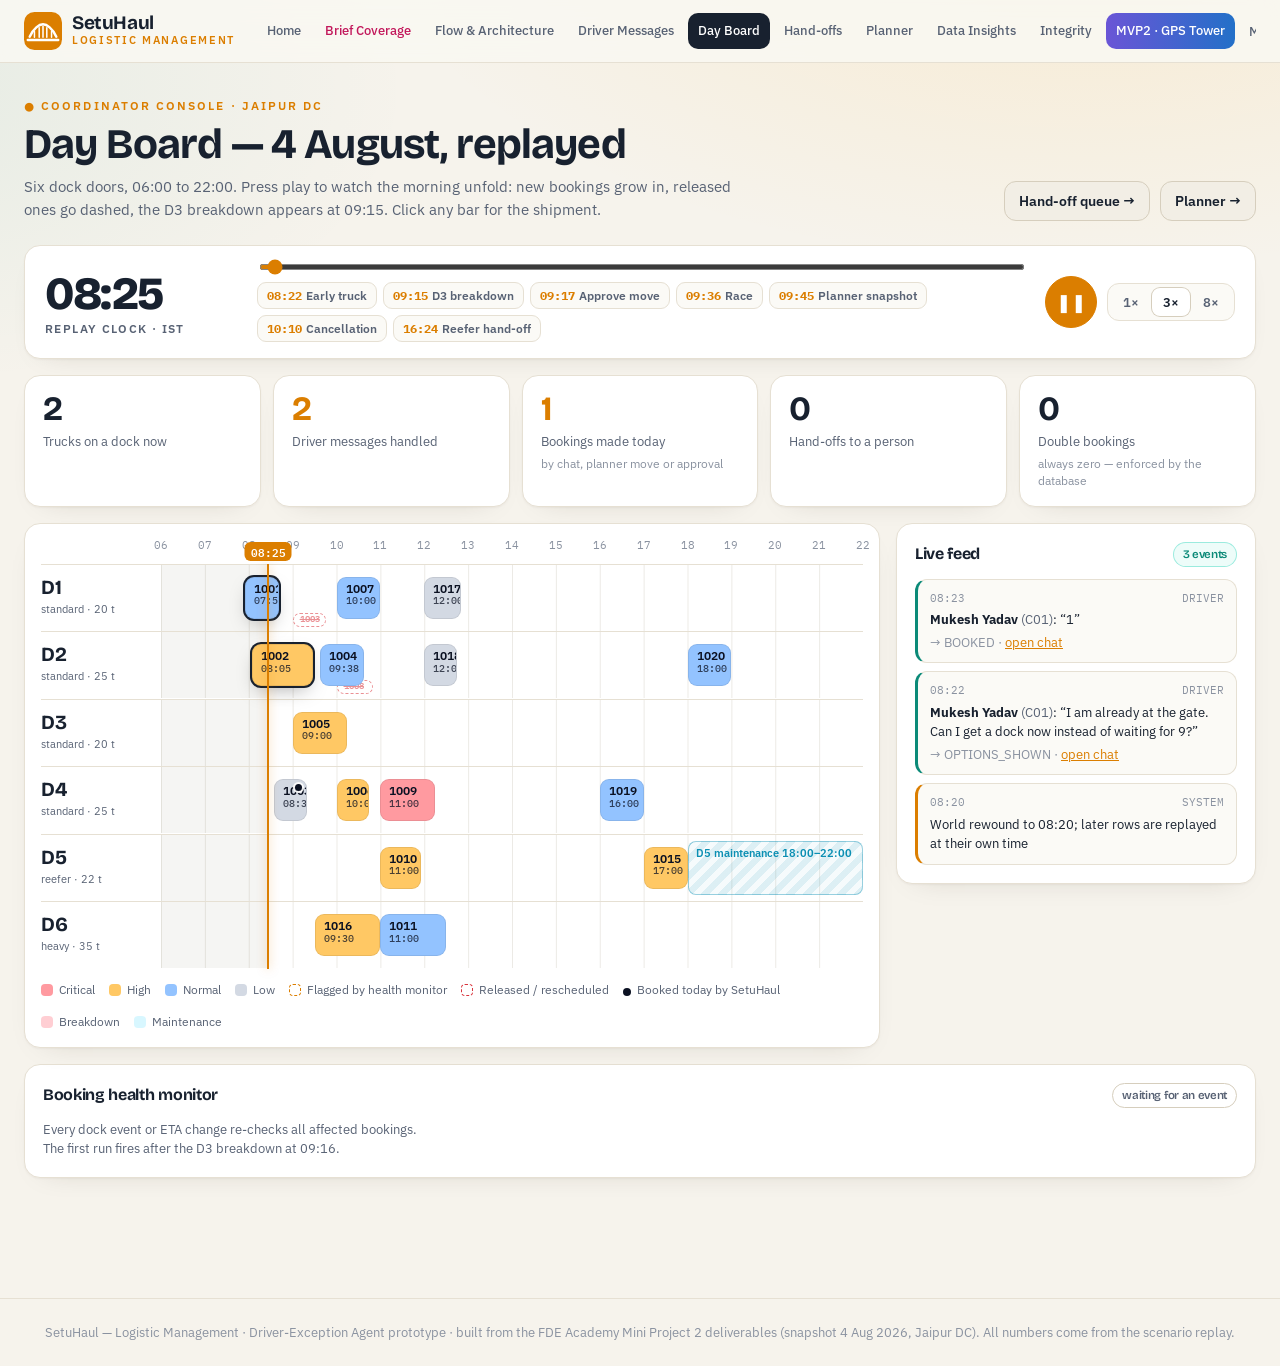
<file: coordinator.html>
<!DOCTYPE html>
<html lang="en"><head><meta charset="utf-8"><meta name="viewport" content="width=device-width,initial-scale=1">
<title>Day Board · SetuHaul - Logistic Management</title>
<link rel="preconnect" href="https://fonts.googleapis.com"><link rel="preconnect" href="https://fonts.gstatic.com" crossorigin>
<link href="https://fonts.googleapis.com/css2?family=Bricolage+Grotesque:opsz,wght@12..96,500;12..96,700;12..96,800&family=IBM+Plex+Sans:wght@400;500;600&family=IBM+Plex+Mono:wght@400;500;600&display=swap" rel="stylesheet">
<link rel="stylesheet" href="styles.css">
<style>
.ctrlbar{display:grid;grid-template-columns:auto 1fr auto;gap:22px;align-items:center;padding:16px 20px;margin-bottom:16px}
.clock{font-family:var(--display);font-size:46px;font-weight:800;letter-spacing:-.03em;line-height:1;min-width:190px}
.clock small{display:block;font-family:var(--sans);font-size:11.5px;color:var(--muted);letter-spacing:.12em;text-transform:uppercase;font-weight:600;margin-top:6px}
.scrub{display:flex;flex-direction:column;gap:10px}
input[type=range]{width:100%;accent-color:var(--saffron);height:6px}
.jumps{display:flex;gap:6px;flex-wrap:wrap}
.jumps button{border:1px solid var(--line);background:var(--bg2);color:var(--muted);font-size:11.5px;padding:5px 9px;border-radius:9px;font-weight:600}
.jumps button:hover{color:var(--text);border-color:var(--saffron)}
.jumps button b{font-family:var(--mono);color:var(--saffron);margin-right:4px}
.play{display:flex;gap:10px;align-items:center}
.play .btn.pri{width:52px;height:52px;border-radius:50%;justify-content:center;font-size:18px;padding:0}
.kpis{display:grid;grid-template-columns:repeat(5,1fr);gap:12px;margin-bottom:16px}
.kpi .v{transition:color .3s}
.kpi.bump .v{color:var(--saffron)}
.board{display:grid;grid-template-columns:1fr 360px;gap:16px;align-items:start}
.gantt{position:relative;padding:14px 16px 16px}
.g-head{display:grid;grid-template-columns:120px 1fr;margin-bottom:6px}
.ticks{position:relative;height:20px}
.ticks span{position:absolute;transform:translateX(-50%);font-family:var(--mono);font-size:10.5px;color:var(--dim)}
.row{display:grid;grid-template-columns:120px 1fr;align-items:stretch;border-top:1px solid var(--line)}
.dl{padding:12px 8px 12px 0}
.dl b{font-family:var(--display);font-size:20px;display:block;line-height:1}
.dl small{font-size:11px;color:var(--muted)}
.lane{position:relative;height:66px;background-image:linear-gradient(90deg,rgba(150,140,115,.18) 1px,transparent 1px);background-size:calc(100%/16) 100%}
.past{position:absolute;left:0;top:0;bottom:0;background:rgba(120,110,90,.07);pointer-events:none;transition:width .2s linear;z-index:1}
.bar{position:absolute;top:12px;height:42px;border-radius:9px;padding:4px 8px;font-size:11.5px;line-height:1.2;overflow:hidden;cursor:pointer;z-index:2;border:1px solid rgba(0,0,0,.08);
  transition:opacity .5s,transform .5s cubic-bezier(.2,.9,.3,1.3),filter .3s;transform-origin:left center;color:#0b1122;font-weight:600;white-space:nowrap}
.bar small{display:block;font-family:var(--mono);font-size:10px;opacity:.75;font-weight:500}
.bar.enter{transform:scaleX(0);opacity:0}
.bar.ghost small,.bar.risk small{display:none}
.bar.risk{top:44px;height:18px;padding:1px 6px;font-size:9.5px;z-index:1;background:rgba(219,126,0,.08)!important;border:1.5px dashed var(--saffron);color:var(--saffron)}
.bar.risk::before{content:'⚠ ';}
.bar.ghost{top:48px;height:14px;padding:0 6px;font-size:9px;z-index:1;background:transparent!important;border:1.5px dashed var(--coral);color:var(--coral);opacity:.55;text-decoration:line-through}
.bar:hover{filter:brightness(1.12);z-index:3}
.bar.new::after{content:'';position:absolute;right:4px;top:4px;width:7px;height:7px;border-radius:50%;background:#0b1122;box-shadow:0 0 0 2px rgba(255,255,255,.9)}
.bar.active{box-shadow:0 0 0 2px var(--text),0 8px 20px -6px rgba(0,0,0,.35)}
.block{position:absolute;top:6px;bottom:6px;border-radius:8px;z-index:1;font-size:10.5px;padding:4px 7px;font-weight:600;transition:opacity .6s}
.block.brk{background:repeating-linear-gradient(-45deg,rgba(217,54,62,.16) 0 6px,rgba(217,54,62,.05) 6px 12px);border:1px solid rgba(217,54,62,.45);color:var(--coral)}
.block.mnt{background:repeating-linear-gradient(-45deg,rgba(11,143,179,.14) 0 6px,rgba(11,143,179,.04) 6px 12px);border:1px solid rgba(11,143,179,.4);color:var(--ice)}
.now{position:absolute;top:0;bottom:0;width:2px;background:var(--saffron);z-index:4;pointer-events:none;box-shadow:0 0 10px rgba(219,126,0,.5);transition:left .2s linear}
.now::before{content:attr(data-t);position:absolute;top:-22px;left:50%;transform:translateX(-50%);background:var(--saffron);color:#fff;font-family:var(--mono);font-size:10.5px;font-weight:600;padding:2px 6px;border-radius:6px}
.lanes{position:relative}
.legend{display:flex;gap:14px;flex-wrap:wrap;font-size:12px;color:var(--muted);margin-top:12px}
.legend i{display:inline-block;width:12px;height:12px;border-radius:4px;margin-right:6px;vertical-align:-2px}
.feed{max-height:690px;overflow:auto;display:flex;flex-direction:column;gap:8px}
.fe{border:1px solid var(--line);border-radius:12px;padding:10px 12px;background:var(--bg2);font-size:13px;animation:fin .45s cubic-bezier(.2,.9,.3,1.2)}
@keyframes fin{from{opacity:0;transform:translateX(16px)}to{opacity:1;transform:none}}
.fe .h{display:flex;justify-content:space-between;gap:8px;margin-bottom:4px;font-size:11px;color:var(--dim);font-family:var(--mono)}
.fe.k-driver{border-left:3px solid var(--teal)} .fe.k-world{border-left:3px solid var(--blue)} .fe.k-system{border-left:3px solid var(--saffron)} .fe.k-notify{border-left:3px solid var(--violet)}
.fe a{color:var(--saffron)}
.health{display:grid;grid-template-columns:repeat(3,1fr);gap:10px}
.hc{border:1px solid var(--line);border-radius:12px;padding:12px;background:var(--bg2);font-size:12.5px;animation:fin .4s}
.hc b{font-family:var(--mono)}
.hc .s{font-family:var(--mono);font-size:10.5px;font-weight:600;padding:2px 7px;border-radius:6px;float:right}
.s.INVALID{background:rgba(255,93,108,.15);color:var(--coral)} .s.CERTAIN_MISS{background:rgba(255,176,32,.15);color:var(--saffron)} .s.AT_RISK{background:rgba(78,168,255,.15);color:var(--blue)}
@media (max-width:1150px){.board{grid-template-columns:1fr}.kpis{grid-template-columns:repeat(2,1fr)}.health{grid-template-columns:1fr}.ctrlbar{grid-template-columns:1fr}}
@media (max-width:700px){.g-head,.row{grid-template-columns:56px 1fr}.dl small{display:none}.bar small{display:none}}
</style></head><body>
<main class="wrap">
<div class="page-head"><div><div class="eyebrow">● Coordinator console · Jaipur DC</div><h1>Day Board — 4 August, replayed</h1>
<p>Six dock doors, 06:00 to 22:00. Press play to watch the morning unfold: new bookings grow in, released ones go dashed, the D3 breakdown appears at 09:15. Click any bar for the shipment.</p></div>
<div style="display:flex;gap:10px"><a class="btn" href="handoffs.html">Hand-off queue →</a><a class="btn" href="planner.html">Planner →</a></div></div>

<div class="card ctrlbar">
  <div class="clock" id="clock">08:20<small>Replay clock · IST</small></div>
  <div class="scrub"><input type="range" id="rng" min="500" max="990" value="500" step="1">
    <div class="jumps" id="jumps"></div></div>
  <div class="play"><button class="btn pri" id="pp" aria-label="Play">▶</button>
    <div class="seg" id="spd"><button data-v="6">1×</button><button data-v="15" class="on">3×</button><button data-v="40">8×</button></div></div>
</div>

<div class="kpis">
  <div class="card kpi" id="k1"><div class="v">0</div><div class="l">Trucks on a dock now</div></div>
  <div class="card kpi" id="k2"><div class="v">0</div><div class="l">Driver messages handled</div></div>
  <div class="card kpi" id="k3"><div class="v">0</div><div class="l">Bookings made today</div><div class="s">by chat, planner move or approval</div></div>
  <div class="card kpi" id="k4"><div class="v">0</div><div class="l">Hand-offs to a person</div></div>
  <div class="card kpi" id="k5"><div class="v">0</div><div class="l">Double bookings</div><div class="s">always zero — enforced by the database</div></div>
</div>

<div class="board">
  <div class="card gantt">
    <div class="g-head"><div></div><div class="ticks" id="ticks"></div></div>
    <div class="lanes" id="lanes"></div>
    <div class="legend"><span><i style="background:#FF9AA0"></i>Critical</span><span><i style="background:#FFC864"></i>High</span><span><i style="background:#93C3FF"></i>Normal</span><span><i style="background:#D3D9E3"></i>Low</span><span><i style="border:1.5px dashed var(--saffron)"></i>Flagged by health monitor</span><span><i style="border:1.5px dashed var(--coral)"></i>Released / rescheduled</span><span><i style="background:#0b1122;box-shadow:0 0 0 2px rgba(255,255,255,.7);border-radius:50%;width:8px;height:8px"></i>Booked today by SetuHaul</span><span><i style="background:rgba(255,93,108,.3)"></i>Breakdown</span><span><i style="background:rgba(127,227,255,.3)"></i>Maintenance</span></div>
  </div>
  <div class="card"><h3>Live feed <span class="chip ok" id="fc">0 events</span></h3><div class="feed" id="feed"></div></div>
</div>

<div class="card" style="margin-top:16px" id="hbox"><h3>Booking health monitor <span class="chip" id="hstat">waiting for an event</span></h3><div class="health" id="health"><div class="muted" style="font-size:13px">Every dock event or ETA change re-checks all affected bookings. The first run fires after the D3 breakdown at 09:16.</div></div></div>
</main>
<script src="data.js"></script><script src="app.js"></script>
<script>
const X0=360,X1=1320,px=m=>((m-X0)/(X1-X0)*100)+'%';
const DOCKS=SH.docks.filter(d=>d.facility_id==='FAC-JAI-01');
const COL={CRITICAL:'#FF9AA0',HIGH:'#FFC864',NORMAL:'#93C3FF',LOW:'#D3D9E3'};
$('#ticks').innerHTML=Array.from({length:17},(_,i)=>`<span style="left:${i/16*100}%">${String(6+i).padStart(2,'0')}</span>`).join('');
$('#lanes').innerHTML=DOCKS.map(d=>`<div class="row"><div class="dl"><b>${d.dock_code}</b><small>${d.dock_type.toLowerCase()} · ${d.max_vehicle_weight_kg/1000} t</small></div><div class="lane" id="L${d.dock_code}"><div class="past"></div></div></div>`).join('')+'<div class="now" id="now" style="left:0"></div>';
// position now line relative to lanes area (offset by label column)
function placeNow(t){const lanes=$('#lanes'),lane=$('#LD1');const off=lane.offsetLeft,w=lane.offsetWidth;const n=$('#now');n.style.left=(off+w*(t-X0)/(X1-X0))+'px';n.dataset.t=hm(Math.round(t));
  $$('.past').forEach(p=>p.style.width=Math.max(0,(t-X0)/(X1-X0)*100)+'%')}
// fixed blocks
const BLOCKS=[{d:'D3',s:555,e:780,cls:'brk',lbl:'D3 leveller breakdown · until 13:00',from:555},{d:'D5',s:1080,e:1320,cls:'mnt',lbl:'D5 maintenance 18:00–22:00',from:0}];
BLOCKS.forEach(b=>{const el=document.createElement('div');el.className='block '+b.cls;el.style.left=px(b.s);el.style.width=`calc(${px(b.e)} - ${px(b.s)})`;el.textContent=b.lbl;el.dataset.from=b.from;$('#L'+b.d).append(el)});

const RISK=new Set(['APT1005','APT1006','APT1016A','APT1018','APT1015A']);
const rendered={};
function drawBars(t){
  SH.appts.forEach(a=>{
    const live=a.booked<=t&&(a.cancelled==null||a.cancelled>t);
    const ghost=a.cancelled!=null&&a.cancelled<=t&&t-a.cancelled<45&&a.booked<=t;
    let el=rendered[a.id];
    if(!(live||ghost)){if(el){el.remove();delete rendered[a.id]}return}
    if(!el){const s=SHIP[a.sh];el=document.createElement('div');el.className='bar enter';el.style.left=px(a.start);el.style.width=`calc(${px(a.end)} - ${px(a.start)})`;el.style.background=COL[s.priority_code];
      el.innerHTML=`${a.sh.replace('SHP','')}<small>${hm(a.start)}</small>`;el.title=`${a.sh} ${s.customer_name} · ${hm(a.start)}–${hm(a.end)}`;el.onclick=()=>shipmentDrawer(a.sh);
      if(a.booked>0)el.classList.add('new');$('#L'+a.dock).append(el);rendered[a.id]=el;requestAnimationFrame(()=>requestAnimationFrame(()=>el.classList.remove('enter')))}
    el.classList.toggle('ghost',!live);el.classList.toggle('risk',live&&RISK.has(a.id)&&t>=556);el.classList.toggle('active',live&&a.start<=t&&t<a.end&&a.st!=='CANCELLED');
  });
  $$('.block').forEach(b=>b.style.opacity=t>=+b.dataset.from?1:0);
}
// feed
const FEED=SH.log.filter(e=>e.t).map(e=>({...e,m:toMin(e.t)})).sort((a,b)=>a.m-b.m);
let shown=0;
function feedHtml(e){let body='';
  if(e.kind==='driver'){const d=DRV[e.driver_id];body=`<b>${esc(d?.driver_name||e.who)}</b> <span class="muted">(${e.case})</span>: “${esc(e.text.length>90?e.text.slice(0,90)+'…':e.text)}”<div class="dim" style="margin-top:3px">→ ${e.state}${e.case?` · <a href="driver.html#${e.case.toLowerCase()}">open chat</a>`:''}</div>`}
  else if(e.kind==='notify')body=`Follow-up to <b>${esc(e.name)}</b>: booking confirmed after approval`;
  else body=esc(e.title);
  return `<div class="fe k-${e.kind}"><div class="h"><span>${e.t}</span><span>${e.kind==='world'?'SEED DATA':e.kind.toUpperCase()}</span></div>${body}</div>`}
function drawFeed(t){const n=FEED.filter(e=>e.m<=t).length;
  if(n<shown){$('#feed').innerHTML='';shown=0}
  const f=$('#feed');for(let i=shown;i<n;i++)f.insertAdjacentHTML('afterbegin',feedHtml(FEED[i]));shown=n;$('#fc').textContent=n+' events'}
// health
const HEV=SH.log.find(e=>/health monitor \(event/.test(e.title||''));
let hDone=false;
function drawHealth(t){if(t>=556&&!hDone){hDone=true;$('#hstat').textContent='09:16 · after D3 breakdown';$('#hstat').className='chip high';
  $('#health').innerHTML=HEV.detail.map((h,i)=>`<div class="hc" style="animation-delay:${i*.08}s"><span class="s ${h.status}">${h.status.replace('_',' ')}</span><b>${h.shipment_id}</b> · ${h.dock_code} ${h.slot_start.slice(11,16)}<div class="muted" style="margin:6px 0 4px">${esc(h.reasons.join('; '))}</div><div style="font-size:12px">${esc(h.action)}</div></div>`).join('')}
  if(t<556&&hDone){hDone=false;$('#hstat').textContent='waiting for an event';$('#hstat').className='chip';$('#health').innerHTML='<div class="muted" style="font-size:13px">The first run fires after the D3 breakdown at 09:16.</div>'}}
// kpis
const prevK={};
function setK(id,v){const el=$('#'+id);if(prevK[id]!==v){el.querySelector('.v').textContent=v;if(prevK[id]!=null){el.classList.add('bump');setTimeout(()=>el.classList.remove('bump'),600)}prevK[id]=v}}
function drawK(t){
  setK('k1',SH.appts.filter(a=>a.start<=t&&t<a.end&&a.booked<=t&&(a.cancelled==null||a.cancelled>t)).length);
  setK('k2',FEED.filter(e=>e.kind==='driver'&&e.m<=t).length);
  setK('k3',SH.appts.filter(a=>a.booked>0&&a.booked<=t).length);
  setK('k4',SH.esc.filter(e=>tsMin(e.created_at)<=t).length);
  setK('k5',0);}
let T=500;
function render(){$('#clock').firstChild.textContent=hm(Math.round(T));$('#rng').value=T;drawBars(T);drawFeed(T);drawHealth(T);drawK(T);placeNow(T)}
// controls
const J=[[502,'08:22','Early truck'],[555,'09:15','D3 breakdown'],[557,'09:17','Approve move'],[576,'09:36','Race'],[585,'09:45','Planner snapshot'],[610,'10:10','Cancellation'],[984,'16:24','Reefer hand-off']];
$('#jumps').innerHTML=J.map(j=>`<button data-t="${j[0]}"><b>${j[1]}</b>${j[2]}</button>`).join('');
$$('#jumps button').forEach(b=>b.onclick=()=>{T=+b.dataset.t;render()});
$('#rng').oninput=e=>{T=+e.target.value;render()};
let playing=false,speed=15,last=0;
$('#pp').onclick=()=>{playing=!playing;if(T>=990)T=500;$('#pp').textContent=playing?'❚❚':'▶';last=0;if(playing)requestAnimationFrame(tick)};
$$('#spd button').forEach(b=>b.onclick=()=>{$$('#spd button').forEach(x=>x.classList.remove('on'));b.classList.add('on');speed=+b.dataset.v});
function tick(ts){if(!playing)return;if(last){T+=speed*(ts-last)/1000;
  // slow down in the busy morning window
  if(T>=990){T=990;playing=false;$('#pp').textContent='▶'}render()}last=ts;requestAnimationFrame(tick)}
addEventListener('resize',()=>placeNow(T));
render();
// autoplay once when page opens
setTimeout(()=>{if(!playing&&T===500)$('#pp').click()},900);
</script></body></html>
</file>
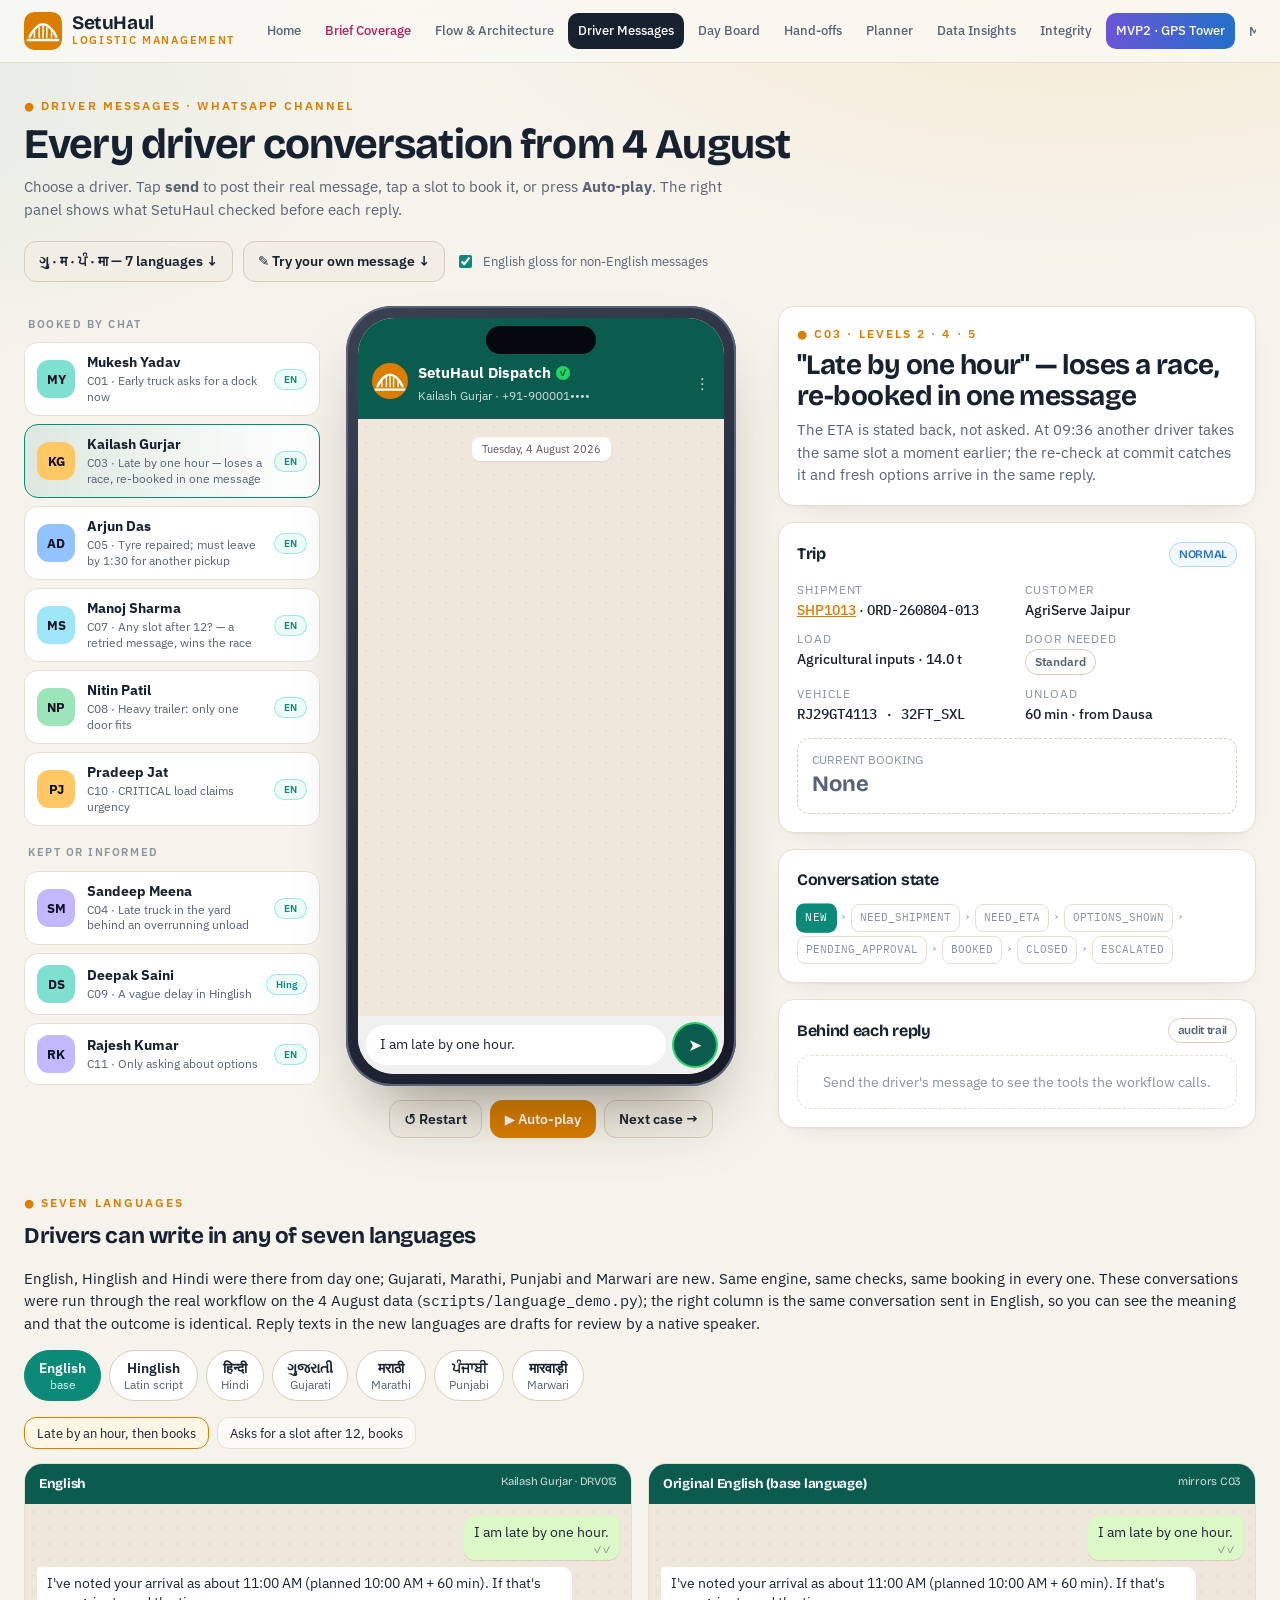
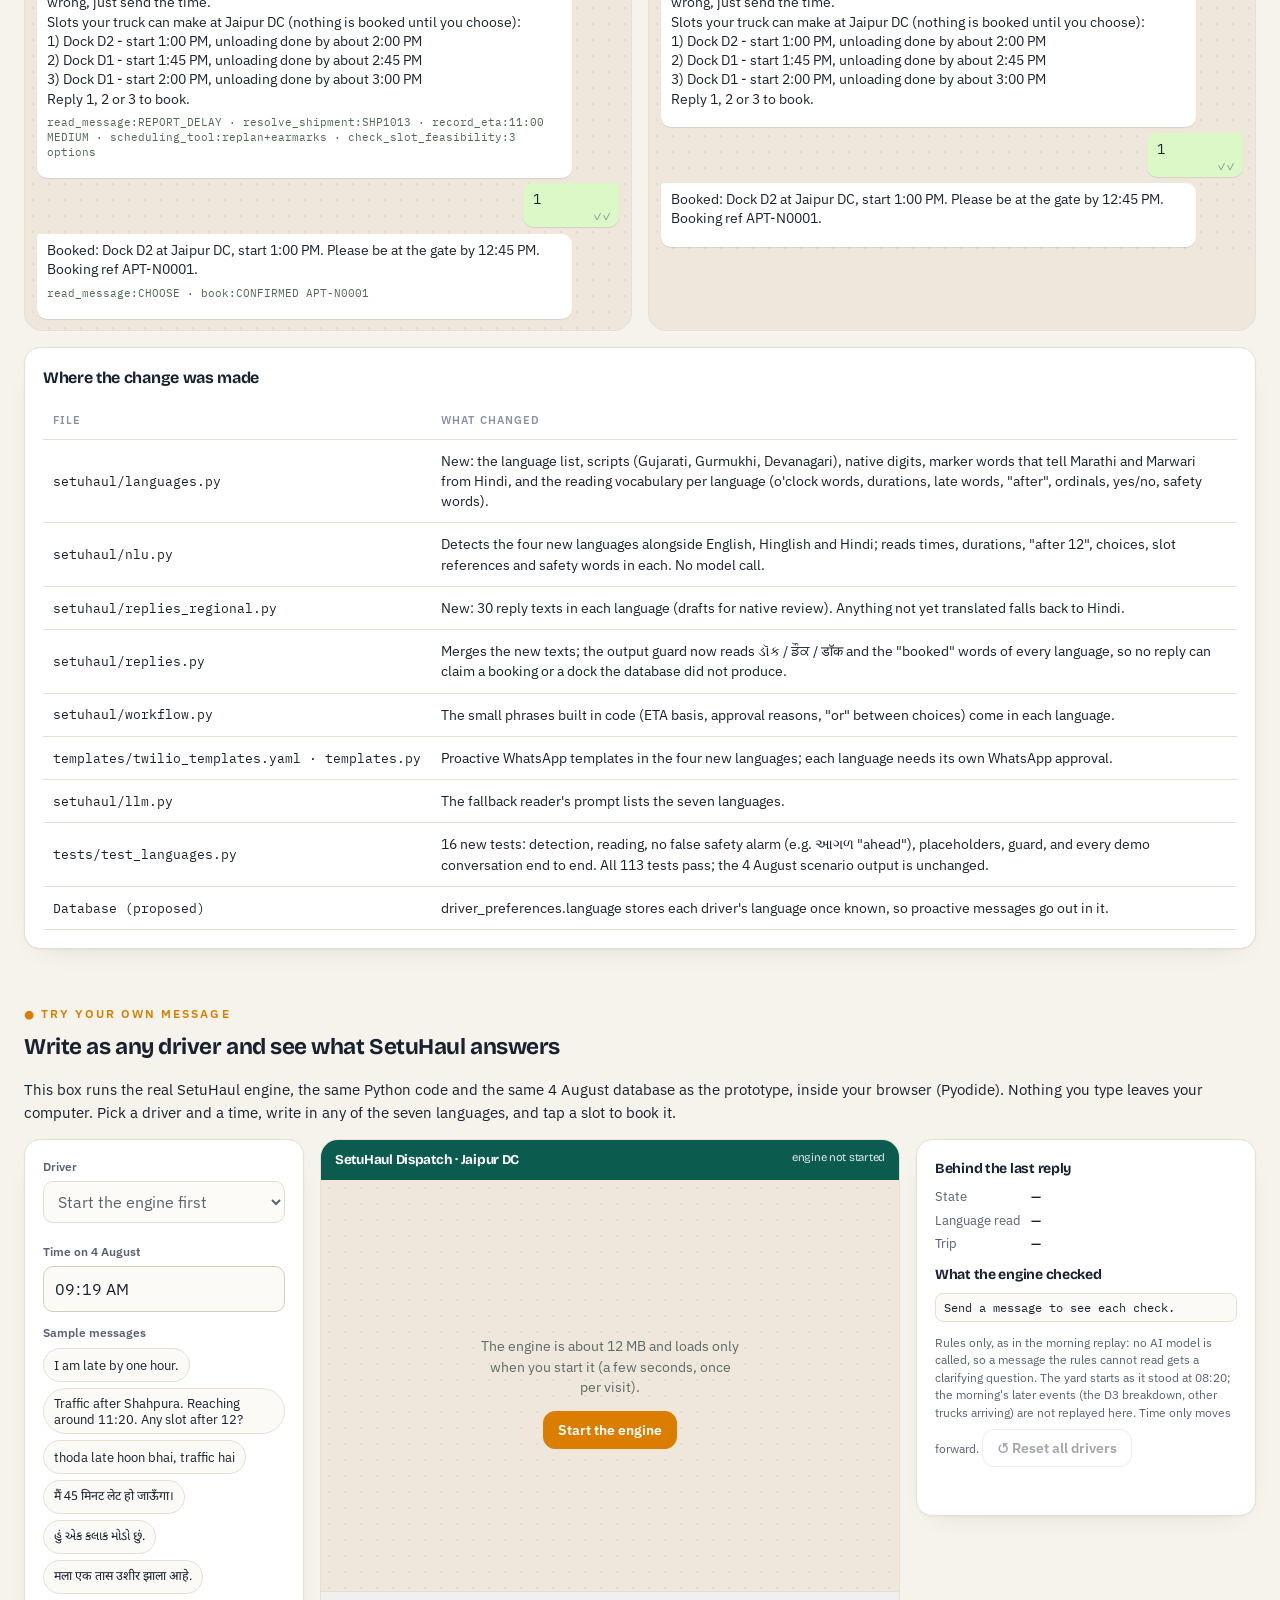
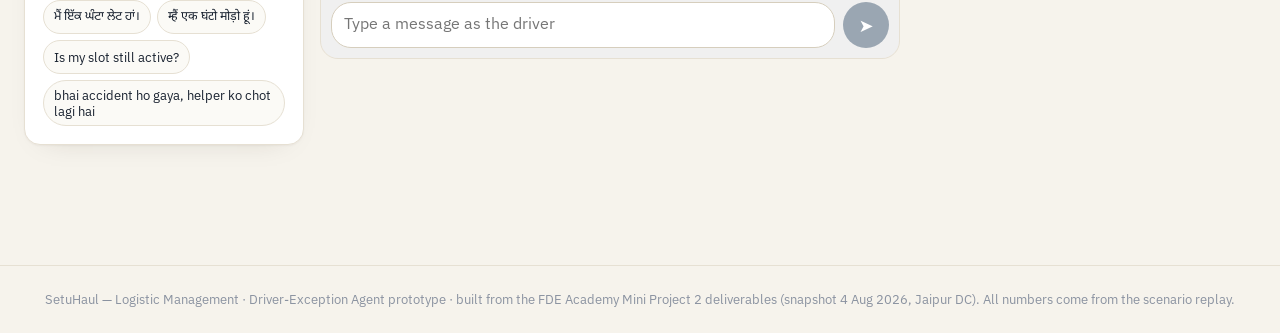
<file: driver.html>
<!DOCTYPE html>
<html lang="en"><head><meta charset="utf-8"><meta name="viewport" content="width=device-width,initial-scale=1">
<title>Driver Messages · SetuHaul - Logistic Management</title>
<link rel="preconnect" href="https://fonts.googleapis.com"><link rel="preconnect" href="https://fonts.gstatic.com" crossorigin>
<link href="https://fonts.googleapis.com/css2?family=Bricolage+Grotesque:opsz,wght@12..96,500;12..96,700;12..96,800&family=IBM+Plex+Sans:wght@400;500;600&family=IBM+Plex+Mono:wght@400;500;600&family=Noto+Sans+Devanagari:wght@400;600&family=Noto+Sans+Gujarati:wght@400;600&family=Noto+Sans+Gurmukhi:wght@400;600&display=swap" rel="stylesheet">
<link rel="stylesheet" href="styles.css">
<style>
.app{display:grid;grid-template-columns:300px 410px 1fr;gap:22px;align-items:start}
.cases{display:flex;flex-direction:column;gap:8px;max-height:calc(100vh - 120px);overflow:auto;position:sticky;top:84px;padding-right:4px}
.case{display:flex;gap:12px;align-items:center;text-align:left;width:100%;border:1px solid var(--line);background:var(--panel);color:var(--text);padding:11px 12px;border-radius:14px;transition:.2s}
.case:hover{border-color:var(--line2);background:var(--panel2)}
.case.on{border-color:var(--teal);background:linear-gradient(90deg,rgba(11,138,120,.1),var(--panel))}
.av{width:38px;height:38px;border-radius:12px;display:grid;place-items:center;font-weight:700;font-size:13px;flex:none;color:#0b1122}
.case b{font-size:13.5px;display:block;line-height:1.25}
.case small{display:block;color:var(--muted);font-size:12px;line-height:1.3;margin-top:2px}
.case .end{margin-left:auto;font-size:10px}
.cg{font-size:11px;letter-spacing:.14em;text-transform:uppercase;color:var(--dim);margin:10px 4px 2px;font-weight:600}

/* phone */
.phone-wrap{position:sticky;top:84px}
.phone{width:390px;height:780px;max-height:calc(100vh - 110px);border-radius:46px;padding:12px;background:linear-gradient(145deg,#3a4153,#151a26);box-shadow:0 40px 70px -30px rgba(40,32,10,.5),inset 0 0 0 2px #59627a;position:relative}
.screen{height:100%;border-radius:36px;overflow:hidden;display:flex;flex-direction:column;background:#EFE7DC;position:relative}
.notch{position:absolute;top:8px;left:50%;transform:translateX(-50%);width:110px;height:28px;border-radius:20px;background:#05080f;z-index:5}
.wa-h{background:#0B5C4F;color:#fff;padding:44px 14px 12px;display:flex;gap:10px;align-items:center}
.wa-h .lg svg{width:36px;height:36px;border-radius:50%}
.wa-h b{font-size:15px;display:flex;gap:5px;align-items:center}
.wa-h small{font-size:11.5px;opacity:.8}
.wa-h .vf{width:14px;height:14px;border-radius:50%;background:#25D366;display:inline-grid;place-items:center;font-size:9px;color:#063}
.chat{flex:1;overflow-y:auto;padding:14px 12px 10px;display:flex;flex-direction:column;gap:6px;scroll-behavior:smooth;
  background-color:#EFE7DC;background-image:radial-gradient(rgba(11,92,79,.07) 1px,transparent 1.4px);background-size:16px 16px}
.day{align-self:center;background:#fff;color:#556;font-size:11px;padding:4px 10px;border-radius:8px;margin:4px 0 6px;box-shadow:0 1px 1px rgba(0,0,0,.08)}
.msg{max-width:84%;min-width:96px;padding:7px 10px 18px;border-radius:10px;font-size:13.6px;line-height:1.42;color:#1b2430;position:relative;white-space:pre-wrap;word-wrap:break-word;box-shadow:0 1px 1px rgba(0,0,0,.1);animation:pop .35s cubic-bezier(.2,.9,.3,1.3)}
.msg.me{align-self:flex-end;background:#DCF8C6;border-top-right-radius:3px}
.msg.bot{align-self:flex-start;background:#fff;border-top-left-radius:3px}
.msg .tm{white-space:nowrap;position:absolute;right:8px;bottom:3px;font-size:10px;color:#7a8794;display:flex;gap:3px;align-items:center}
.msg .tk{color:#9aa6b2;transition:color .5s}.msg .tk.read{color:#34B7F1}
.msg.dev{font-family:'Noto Sans Devanagari',var(--sans)}
.msg .gl{display:block;margin-top:6px;padding-top:6px;border-top:1px dashed #b9c4b0;color:#4f6b52;font-size:12px;font-style:italic}
.msg.sup{opacity:.6}.msg.sup::after{content:'duplicate — suppressed, no reply';position:absolute;left:10px;bottom:3px;font-size:10px;color:#a3532d;font-weight:600}
.opts{display:flex;flex-direction:column;gap:5px;margin-top:8px}
.opt{border:0;background:#F0F7F4;color:#0B5C4F;font-weight:600;font-size:13px;padding:9px 10px;border-radius:8px;text-align:center;transition:.15s;border:1px solid #d6e9e2}
.opt:hover{background:#d8efe7}
.opt.hint{box-shadow:0 0 0 2px #25D366;animation:pulse 1.6s infinite}
.opt.used{opacity:.5;pointer-events:none}
.opt.picked{background:#0B5C4F;color:#fff;opacity:1}
@keyframes pulse{50%{box-shadow:0 0 0 5px rgba(37,211,102,.25)}}
@keyframes pop{from{opacity:0;transform:translateY(10px) scale(.96)}to{opacity:1;transform:none}}
.sys{align-self:center;max-width:92%;background:#FFF3C4;color:#5a4500;font-size:11.5px;padding:6px 10px;border-radius:8px;text-align:center;animation:pop .35s}
.sys.red{background:#FFE0E3;color:#8a1525}
.typing{align-self:flex-start;background:#fff;padding:10px 14px;border-radius:10px;display:flex;gap:4px}
.typing i{width:7px;height:7px;border-radius:50%;background:#9aa6b2;animation:bl 1s infinite}
.typing i:nth-child(2){animation-delay:.15s}.typing i:nth-child(3){animation-delay:.3s}
@keyframes bl{0%,80%,100%{transform:translateY(0);opacity:.5}40%{transform:translateY(-4px);opacity:1}}
.comp{background:#F0F0F0;padding:8px;display:flex;gap:8px;align-items:center}
.comp .in{flex:1;background:#fff;border-radius:22px;padding:10px 14px;font-size:13.5px;color:#1b2430;min-height:40px;display:flex;align-items:center;line-height:1.3}
.comp .in.ph{color:#99a}
.comp .send{width:42px;height:42px;border-radius:50%;border:0;background:#0B5C4F;color:#fff;font-size:17px;flex:none;transition:.2s}
.comp .send:disabled{background:#b7c3c0}
.comp .send.go{animation:pulse 1.6s infinite;box-shadow:0 0 0 2px #25D366}
.ctrl{display:flex;gap:8px;justify-content:center;margin-top:14px;flex-wrap:wrap}

/* right panel */
.side{display:flex;flex-direction:column;gap:16px}
.head h1{font-size:28px;line-height:1.1}
.trip{display:grid;grid-template-columns:1fr 1fr;gap:10px 16px;font-size:13.5px}
.trip dt{color:var(--dim);font-size:11.5px;text-transform:uppercase;letter-spacing:.08em}
.trip dd{margin:2px 0 0;font-weight:500}
.book{margin-top:14px;padding:12px 14px;border-radius:12px;border:1px dashed var(--line2);display:flex;justify-content:space-between;align-items:center;gap:10px;transition:.4s}
.book.flash{border-color:var(--teal);background:rgba(11,138,120,.07);border-style:solid}
.book .bk{font-family:var(--display);font-size:22px;font-weight:700}
.states{display:flex;gap:4px;flex-wrap:wrap}
.states span{font-family:var(--mono);font-size:10.5px;padding:5px 8px;border-radius:8px;border:1px solid var(--line);color:var(--dim);transition:.3s}
.states span.on{color:#fff;background:var(--teal);border-color:var(--teal);transform:scale(1.05)}
.states span.on.esc{background:var(--coral);border-color:var(--coral)}
.turns{display:flex;flex-direction:column;gap:12px}
.turn{border:1px solid var(--line);border-radius:14px;padding:14px;background:var(--bg2);animation:pop .4s}
.turn .top{display:flex;justify-content:space-between;gap:8px;font-size:12px;color:var(--muted);margin-bottom:8px}
.turn .q{font-size:13.5px;margin-bottom:10px;color:var(--text)}
.pipe{display:flex;flex-wrap:wrap;gap:6px;align-items:center}
.tool{font-size:11.5px;padding:5px 9px;border-radius:9px;background:var(--panel);border:1px solid var(--line2);opacity:0;transform:translateY(6px);transition:.35s;display:flex;gap:6px;align-items:center}
.tool.on{opacity:1;transform:none}
.tool b{font-weight:600;color:var(--text)}
.tool span{color:var(--muted);font-family:var(--mono);font-size:10.5px;max-width:260px;overflow:hidden;text-overflow:ellipsis;white-space:nowrap}
.tool.k-book{border-color:rgba(34,211,182,.5)} .tool.k-esc{border-color:rgba(255,93,108,.5)} .tool.k-gone{border-color:rgba(255,176,32,.6)}
.arrow{color:var(--dim);font-size:11px;opacity:0;transition:.3s}.arrow.on{opacity:1}
.empty{color:var(--dim);font-size:13.5px;padding:16px;border:1px dashed var(--line);border-radius:14px;text-align:center}
.note{font-size:12.5px;color:var(--muted);border-left:3px solid var(--saffron);padding:6px 12px;background:rgba(219,126,0,.05);border-radius:0 10px 10px 0}
.toggle{display:flex;gap:8px;align-items:center;font-size:12.5px;color:var(--muted);cursor:pointer;user-select:none}
.toggle input{accent-color:var(--teal)}
@media (max-width:1200px){.app{grid-template-columns:260px 410px}.side{grid-column:1/-1}}
@media (max-width:760px){.app{grid-template-columns:1fr}.cases{position:static;max-height:none;flex-direction:row;overflow-x:auto}.case{min-width:240px}.cg{display:none}.phone-wrap{position:static;display:flex;flex-direction:column;align-items:center}.phone{width:100%;max-width:390px;height:720px}}

/* languages */
.lgx{margin-top:56px}
.lgtabs{display:flex;gap:8px;flex-wrap:wrap;margin:6px 0 16px}
.lgtabs button{border:1px solid var(--line2);background:var(--panel);border-radius:999px;padding:8px 14px;font-weight:600;font-size:13.5px;color:var(--text)}
.lgtabs button small{display:block;font-weight:400;font-size:11.5px;color:var(--muted)}
.lgtabs button.on{background:var(--teal);color:#fff;border-color:var(--teal)}.lgtabs button.on small{color:#dff}
.lgconvs{display:flex;gap:8px;flex-wrap:wrap;margin-bottom:14px}
.lgconvs button{border:1px solid var(--line);background:var(--bg2);border-radius:12px;padding:7px 12px;font-size:12.5px;color:var(--text)}
.lgconvs button.on{border-color:var(--saffron);background:#FFF6E6}
.lggrid{display:grid;grid-template-columns:1fr 1fr;gap:16px}
.lgcol{border:1px solid var(--line);border-radius:18px;overflow:hidden;background:#EFE7DC}
.lgcol h4{margin:0;padding:10px 14px;background:#0B5C4F;color:#fff;font-size:13.5px;display:flex;justify-content:space-between}
.lgcol h4 small{opacity:.8;font-weight:400}
.lgchat{padding:12px;display:flex;flex-direction:column;gap:6px;min-height:200px;background-image:radial-gradient(rgba(11,92,79,.07) 1px,transparent 1.4px);background-size:16px 16px}
.lgchat .msg{max-width:92%;animation:pop .35s both}
.msg.gujr{font-family:'Noto Sans Gujarati',var(--sans)}.msg.guru{font-family:'Noto Sans Gurmukhi',var(--sans)}
.lgtools{font-family:var(--mono);font-size:10.5px;color:#4f6b52;margin-top:6px;white-space:normal}
.lgchg{margin-top:16px}
.lgchg td:first-child{font-family:var(--mono);font-size:12.5px;white-space:nowrap}
@media (max-width:900px){.lggrid{grid-template-columns:1fr}}

/* try your own message (real engine in the browser) */
.tryx{margin-top:56px}
.trygrid{display:grid;grid-template-columns:280px minmax(0,1fr) 340px;gap:16px;align-items:start}
.tryctl label{display:block;font-size:12px;font-weight:600;color:var(--muted);margin:12px 0 5px}
.tryctl label:first-child{margin-top:0}
.tryctl select,.tryctl input[type=time]{width:100%;font:inherit;font-size:16px;padding:9px 10px;border:1px solid var(--line2);border-radius:10px;background:var(--bg2);color:var(--text)}
.trytrips{margin-top:8px;font-size:12.5px;color:var(--muted);display:grid;gap:4px}
.trytrips div{display:flex;justify-content:space-between;gap:8px;border-bottom:1px dashed var(--line);padding-bottom:4px}
.trytrips b{color:var(--text);font-weight:600}
.trysamples{display:flex;flex-wrap:wrap;gap:6px;margin-top:6px}
.trysamples button{border:1px solid var(--line);background:var(--bg2);border-radius:999px;padding:6px 10px;font-size:12.5px;color:var(--text);min-height:34px;text-align:left}
.trysamples button:hover{border-color:var(--saffron)}
.trysamples .s-dev{font-family:'Noto Sans Devanagari',var(--sans)}.trysamples .s-gujr{font-family:'Noto Sans Gujarati',var(--sans)}.trysamples .s-guru{font-family:'Noto Sans Gurmukhi',var(--sans)}
.trychat{border:1px solid var(--line);border-radius:18px;overflow:hidden;background:#EFE7DC;display:flex;flex-direction:column;min-height:520px}
.trychat h4{margin:0;padding:10px 14px;background:#0B5C4F;color:#fff;font-size:13.5px;display:flex;justify-content:space-between;gap:8px}
.trychat h4 small{opacity:.85;font-weight:400}
#trylog{flex:1;padding:12px;display:flex;flex-direction:column;gap:6px;overflow-y:auto;max-height:560px;background-image:radial-gradient(rgba(11,92,79,.07) 1px,transparent 1.4px);background-size:16px 16px}
#trylog .msg{max-width:88%}
.trybtns{display:flex;flex-wrap:wrap;gap:6px;margin-top:8px}
.trybtns button{border:1px solid #9fc9b8;background:#f4fbf7;color:#0B5C4F;border-radius:10px;padding:7px 10px;font-weight:600;font-size:12.5px;min-height:36px}
.trybtns button:hover{background:#e3f4ec}
.trycomp{display:flex;gap:8px;padding:10px;background:#f0f0f0;border-top:1px solid var(--line)}
.trycomp textarea{flex:1;resize:none;font:inherit;font-size:16px;line-height:1.35;padding:10px 12px;border-radius:20px;border:1px solid var(--line2);background:#fff;color:#1b2430;min-height:44px;max-height:120px}
.trycomp button{width:46px;height:46px;border-radius:50%;border:0;background:#0B8A78;color:#fff;font-size:18px;flex:none}
.trycomp button:disabled{background:#9aa6b2}
.trystatus{font-size:12.5px;color:var(--muted);margin:8px 0 0;min-height:18px}
.trystatus.err{color:var(--coral)}
.tryempty{margin:auto;text-align:center;color:#5b6b63;font-size:13.5px;max-width:300px;padding:20px}
.tryside h3{margin:0 0 8px;font-size:14px}
.trykv{display:grid;grid-template-columns:auto 1fr;gap:4px 10px;font-size:13px;margin:0 0 10px}
.trykv dt{color:var(--muted)}.trykv dd{margin:0;font-weight:600}
.trytools{list-style:none;margin:0;padding:0;font-family:var(--mono);font-size:11.5px;display:grid;gap:4px}
.trytools li{background:var(--bg2);border:1px solid var(--line);border-radius:8px;padding:5px 8px;overflow-wrap:anywhere}
.trynote{font-size:12px;color:var(--muted);margin-top:12px;line-height:1.45}
.tryx :focus-visible{outline:2px solid var(--saffron);outline-offset:2px}
@media (max-width:1100px){.trygrid{grid-template-columns:260px minmax(0,1fr)}.tryside{grid-column:1/-1}}
@media (max-width:700px){.trygrid{grid-template-columns:1fr}.trychat{min-height:420px}}
</style></head><body>
<main class="wrap">
<div class="page-head"><div><div class="eyebrow">● Driver Messages · WhatsApp channel</div><h1>Every driver conversation from 4 August</h1>
<p>Choose a driver. Tap <b>send</b> to post their real message, tap a slot to book it, or press <b>Auto-play</b>. The right panel shows what SetuHaul checked before each reply.</p></div>
<div style="display:flex;gap:10px;align-items:center"><a class="btn" href="#languages">ગુ · म · ਪੰ · मा — 7 languages ↓</a><a class="btn" href="#try">✎ Try your own message ↓</a><label class="toggle"><input type="checkbox" id="gloss" checked> English gloss for non-English messages</label></div></div>

<div class="app">
  <aside class="cases" id="cases"></aside>
  <div class="phone-wrap">
    <div class="phone"><div class="screen"><div class="notch"></div>
      <div class="wa-h"><span class="lg" id="lg"></span><div style="flex:1"><b>SetuHaul Dispatch <span class="vf">✓</span></b><small id="sub">Jaipur DC · online</small></div><span style="opacity:.8">⋮</span></div>
      <div class="chat" id="chat"></div>
      <div class="comp"><div class="in ph" id="inp">Message</div><button class="send" id="send" disabled aria-label="Send">➤</button></div>
    </div></div>
    <div class="ctrl"><button class="btn" id="restart">↺ Restart</button><button class="btn pri" id="auto">▶ Auto-play</button><button class="btn" id="next">Next case →</button></div>
  </div>
  <section class="side">
    <div class="card head"><div class="eyebrow" id="cLad">Ladder</div><h1 id="cTitle">—</h1><p class="muted" id="cDesc" style="margin:8px 0 0"></p></div>
    <div class="card"><h3>Trip <span id="prio"></span></h3><dl class="trip" id="trip"></dl>
      <div class="book" id="book"></div></div>
    <div class="card"><h3>Conversation state</h3><div class="states" id="states"></div></div>
    <div class="card"><h3>Behind each reply <span class="chip">audit trail</span></h3><div class="turns" id="turns"><div class="empty">Send the driver's message to see the tools the workflow calls.</div></div></div>
  </section>
</div>

<section class="lgx" id="languages">
 <div class="eyebrow">● Seven languages</div>
 <h2 class="sec-t" style="margin-top:6px">Drivers can write in any of seven languages</h2>
 <p class="sec-p">English, Hinglish and Hindi were there from day one; Gujarati, Marathi, Punjabi and Marwari are new. Same engine, same checks, same booking in every one. These conversations were run through the real workflow on the 4 August data (<span class="mono">scripts/language_demo.py</span>); the right column is the same conversation sent in English, so you can see the meaning and that the outcome is identical. Reply texts in the new languages are drafts for review by a native speaker.</p>
 <div class="lgtabs" id="lgtabs"></div>
 <div class="lgconvs" id="lgconvs"></div>
 <div class="lggrid">
  <div class="lgcol"><h4><span id="lgname">—</span><small id="lgdriver"></small></h4><div class="lgchat" id="lgnative"></div></div>
  <div class="lgcol"><h4><span id="lgright">Same conversation in English</span><small id="lgcase"></small></h4><div class="lgchat" id="lgeng"></div></div>
 </div>
 <div class="card lgchg">
  <h3>Where the change was made</h3>
  <table class="t">
   <tr><th>File</th><th>What changed</th></tr>
   <tr><td>setuhaul/languages.py</td><td>New: the language list, scripts (Gujarati, Gurmukhi, Devanagari), native digits, marker words that tell Marathi and Marwari from Hindi, and the reading vocabulary per language (o'clock words, durations, late words, "after", ordinals, yes/no, safety words).</td></tr>
   <tr><td>setuhaul/nlu.py</td><td>Detects the four new languages alongside English, Hinglish and Hindi; reads times, durations, "after 12", choices, slot references and safety words in each. No model call.</td></tr>
   <tr><td>setuhaul/replies_regional.py</td><td>New: 30 reply texts in each language (drafts for native review). Anything not yet translated falls back to Hindi.</td></tr>
   <tr><td>setuhaul/replies.py</td><td>Merges the new texts; the output guard now reads ડૉક / ਡੌਕ / डॉक and the "booked" words of every language, so no reply can claim a booking or a dock the database did not produce.</td></tr>
   <tr><td>setuhaul/workflow.py</td><td>The small phrases built in code (ETA basis, approval reasons, "or" between choices) come in each language.</td></tr>
   <tr><td>templates/twilio_templates.yaml · templates.py</td><td>Proactive WhatsApp templates in the four new languages; each language needs its own WhatsApp approval.</td></tr>
   <tr><td>setuhaul/llm.py</td><td>The fallback reader's prompt lists the seven languages.</td></tr>
   <tr><td>tests/test_languages.py</td><td>16 new tests: detection, reading, no false safety alarm (e.g. આગળ "ahead"), placeholders, guard, and every demo conversation end to end. All 113 tests pass; the 4 August scenario output is unchanged.</td></tr>
   <tr><td>Database (proposed)</td><td>driver_preferences.language stores each driver's language once known, so proactive messages go out in it.</td></tr>
  </table>
 </div>
</section>

<section class="tryx" id="try">
 <div class="eyebrow">● Try your own message</div>
 <h2 class="sec-t" style="margin-top:6px">Write as any driver and see what SetuHaul answers</h2>
 <p class="sec-p">This box runs the real SetuHaul engine, the same Python code and the same 4 August database as the prototype, inside your browser (Pyodide). Nothing you type leaves your computer. Pick a driver and a time, write in any of the seven languages, and tap a slot to book it.</p>
 <div class="trygrid">
  <div class="card tryctl">
   <label for="trydrv">Driver</label>
   <select id="trydrv" disabled><option>Start the engine first</option></select>
   <div class="trytrips" id="trytrips"></div>
   <label for="trytime">Time on 4 August</label>
   <input type="time" id="trytime" value="09:19" min="08:20" max="22:00" step="60" disabled>
   <label>Sample messages</label>
   <div class="trysamples" id="trysamples"></div>
  </div>
  <div class="trychat">
   <h4><span id="tryname">SetuHaul Dispatch · Jaipur DC</span><small id="trybadge">engine not started</small></h4>
   <div id="trylog"><div class="tryempty" id="tryempty"><p>The engine is about 12 MB and loads only when you start it (a few seconds, once per visit).</p><button class="btn pri" id="trystart">Start the engine</button></div></div>
   <form class="trycomp" id="tryform"><textarea id="trytext" rows="1" placeholder="Type a message as the driver" aria-label="Message" disabled></textarea><button id="trysend" aria-label="Send" disabled>➤</button></form>
  </div>
  <div class="card tryside">
   <h3>Behind the last reply</h3>
   <dl class="trykv"><dt>State</dt><dd id="trystate">—</dd><dt>Language read</dt><dd id="trylang">—</dd><dt>Trip</dt><dd id="tryship">—</dd></dl>
   <h3>What the engine checked</h3>
   <ul class="trytools" id="trytools"><li>Send a message to see each check.</li></ul>
   <p class="trynote">Rules only, as in the morning replay: no AI model is called, so a message the rules cannot read gets a clarifying question. The yard starts as it stood at 08:20; the morning's later events (the D3 breakdown, other trucks arriving) are not replayed here. Time only moves forward. <button class="btn ghost" id="tryreset" style="margin-top:8px" disabled>↺ Reset all drivers</button></p>
   <p class="trystatus" id="trystatus" role="status"></p>
  </div>
 </div>
</section>
</main>
<script src="data.js"></script><script src="app.js"></script>
<script>
const META={
 C01:['Early truck asks for a dock now','+ Early truck','The truck is at the gate before its 9:00 slot. A free door that delays nobody is offered.'],
 C03:['"Late by one hour" — loses a race, re-booked in one message','Levels 2 · 4 · 5','The ETA is stated back, not asked. At 09:36 another driver takes the same slot a moment earlier; the re-check at commit catches it and fresh options arrive in the same reply.'],
 C04:['Late truck in the yard behind an overrunning unload','+ Work in progress','Checked in inside the 30-minute grace, so the booking stands. The truck ahead is still unloading; the reply gives queue position and expected call.'],
 C05:['Tyre repaired; must leave by 1:30 for another pickup','Level 4 · competing trucks','The driver\'s own deadline becomes a hard limit that every later commit and swap must respect.'],
 C06:['Two trips: which one? The evening slot needs approval','Levels 2 · 3','One question to pick the trip, answered in Hindi. The evening slot needs a coordinator because records show the vehicle on another trip — a hold with a deadline, then approval.'],
 C07:['"Any slot after 12?" — a retried message, wins the race','Levels 4 · 5','WhatsApp redelivers the same message; dedupe suppresses the second reply. Then this driver wins the 09:36 race.'],
 C08:['Heavy trailer: only one door fits','Level 3 · rules narrow choices','31 t needs the heavy door D6. Every option is on D6. A data conflict (driver on two trucks) is flagged without blocking.'],
 C09:['A vague delay in Hinglish','Levels 2 · 3','"Thoda late" has no time, so one question. The answer shows the reefer booking still works — nothing changes.'],
 C10:['CRITICAL load claims urgency','Level 4 · priority policy','Priority comes from the shipment record, never the message. The earliest fitting slot is offered; a swap search refuses to break SHP1012\'s 13:30 limit.'],
 C11:['Only asking about options','Level 1 · asking, not booking','A proactive check-in after the health monitor flags risk. Options are read-only: nothing recorded or held; "no thanks" keeps the plan.'],
 C12:['Safety: accident reported','Boundary · a person takes over','All scheduling talk stops. 112 advice and the shift manager is paged by phone.'],
 C13:['Shipment cancelled while on the way','Level 5 · world changes','Dispatch cancelled at 10:10. The driver is told not to travel; the slot already went back to the pool.'],
 C14:['Reefer load: no feasible slot today','Level 6 · no feasible slot','D5 maintenance blocks every reefer start. SetuHaul never invents a slot: a complete hand-off goes to the coordinator, skipping the failed night-shift address.']
};
const GLOSS={
 'शाम वाला':'the evening one',
 'thoda late hoon bhai, traffic hai':'running a bit late, brother, there\'s traffic',
 '11:30 tak pahunch jaunga':'I\'ll reach by 11:30',
 'bhai accident ho gaya, helper ko chot lagi hai, truck side mein laga diya':'brother, there\'s been an accident, my helper is hurt, I\'ve pulled the truck to the side',
};
const GLOSS_R=[
 [/^आपके पहुँचने/,'I\'ve taken your arrival as about 6:45 PM (your 6:00 PM slot + 45 min). If that\'s wrong, send the time. These slots fit your truck (booked only when you choose) — each needs coordinator approval. Send 1, 2 or 3 to book.'],
 [/^डॉक D1, 7:30 PM के लिए/,'I\'ve asked the coordinator to approve Dock D1 at 7:30 PM (records show this truck on another trip). Not confirmed yet. You\'ll hear by 9:48 AM.'],
 [/^पक्का हो गया/,'Confirmed: the coordinator approved Jaipur DC, Dock D1, 7:30 PM. Please reach the gate by 7:15 PM. Ref APT-N0007.'],
 [/^Batane ke liye/,'Thanks for telling us. By what time will you reach Jaipur DC? Write a time like 11:30 so we can find the right slot.'],
 [/^Shukriya\. Lagbhag/,'Thanks. Even arriving about 11:30 AM, your booking (Dock D5, from 11:45 AM) still works. Nothing needs to change.'],
 [/^Sabse pehle/,'First make sure everyone is safe. If anyone is injured, call 112 now. Shift manager Anita Joshi has been told; she will call within 5 minutes. Don\'t worry about the dock slot.'],
];
const TOOLN={read_message:'Read message',resolve_shipment:'Which shipment',record_eta:'Record ETA',scheduling_tool:'Re-plan facility',check_current_booking:'Current booking',check_slot_feasibility:'Feasible slots',book:'Commit booking',ask:'Ask driver',escalate:'Escalate',dedupe:'Dedupe',get_booking_status:'Booking status',policy:'Policy',hold_for_approval:'Hold for approval',decline:'Decline',notify_driver:'Notify driver'};
const STATES=['NEW','NEED_SHIPMENT','NEED_ETA','OPTIONS_SHOWN','PENDING_APPROVAL','BOOKED','CLOSED','ESCALATED'];
const AVC=['#7FE0CF','#FFC864','#C3B8FF','#93C3FF','#FFB0BA','#9EE6F7','#9BE3B8'];

// build case scripts from the replay log
const ORDER=Object.keys(META);
const SCRIPT={};ORDER.forEach(c=>SCRIPT[c]=SH.log.filter(e=>e.case===c));
$('#lg').innerHTML=SH_LOGO;

function caseDriver(c){const e=SCRIPT[c].find(x=>x.driver_id);return e?DRV[e.driver_id]:null}
function caseShip(c){const e=SCRIPT[c].filter(x=>x.kind==='driver'&&x.shipment_id).pop();return e?.shipment_id}
function endState(c){const d=SCRIPT[c].filter(x=>x.state);return d.length?d[d.length-1].state:''}

// list
const groups=[['Booked by chat',['C01','C03','C05','C07','C08','C10']],['Kept or informed',['C04','C09','C11','C13']],['Reached a person',['C06','C12','C14']]];
$('#cases').innerHTML=groups.map(([g,cs])=>`<div class="cg">${g}</div>`+cs.map(c=>{const d=caseDriver(c),i=ORDER.indexOf(c),st=endState(c);
  const lang=(SCRIPT[c].find(x=>x.lang&&x.lang!=='en')||{}).lang;
  return `<button class="case" data-c="${c}"><span class="av" style="background:${AVC[i%AVC.length]}">${d.driver_name.split(' ').map(w=>w[0]).join('')}</span>
  <span style="min-width:0"><b>${d.driver_name}</b><small>${c} · ${META[c][0].replace(/"/g,'')}</small></span>
  <span class="chip end ${st==='ESCALATED'?'crit':st==='BOOKED'?'ok':''}">${lang==='hi'?'हिं':lang==='hi-Latn'?'Hing':'EN'}</span></button>`}).join('')).join('');
$$('.case').forEach(b=>b.onclick=()=>{location.hash=b.dataset.c.toLowerCase()});

let C,steps,idx,busy,autoplay=false,branch=false,curState='NEW',lastOpts=null;
const chat=$('#chat');

function glossFor(text){if(GLOSS[text])return GLOSS[text];for(const[r,g]of GLOSS_R)if(r.test(text))return g;return null}
function addMsg(text,who,t,opts={}){const m=document.createElement('div');m.className='msg '+who+(/[ऀ-ॿ]/.test(text)?' dev':'')+(opts.sup?' sup':'');
  const g=glossFor(text);
  m.innerHTML=esc(text)+(g?`<span class="gl" ${$('#gloss').checked?'':'hidden'}>${esc(g)}</span>`:'')+`<span class="tm">${t?ampm(toMin(t)):''}${who==='me'?' <span class="tk">✓✓</span>':''}</span>`;
  chat.append(m);chat.scrollTop=chat.scrollHeight;
  if(who==='me')setTimeout(()=>m.querySelector('.tk')?.classList.add('read'),900);return m}
function addSys(text,red){const s=document.createElement('div');s.className='sys'+(red?' red':'');s.innerHTML=text;chat.append(s);chat.scrollTop=chat.scrollHeight}
async function typing(ms){const t=document.createElement('div');t.className='typing';t.innerHTML='<i></i><i></i><i></i>';chat.append(t);chat.scrollTop=chat.scrollHeight;await sleep(ms);t.remove()}
$('#gloss').onchange=()=>$$('.gl').forEach(g=>g.hidden=!$('#gloss').checked);

function parseOpts(reply){return (reply||'').split('\n').map(l=>l.match(/^\s*(\d)\)\s*(.+)$/)).filter(Boolean).map(m=>({n:+m[1],txt:m[2]}))}

function setState(s){curState=s;$('#states').innerHTML=STATES.map(x=>`<span class="${x===s?'on'+(s==='ESCALATED'?' esc':''):''}">${x}</span>`).join('<span style="border:0;padding:5px 0">›</span>')}

function renderTrip(t){const sid=caseShip(C);const s=SHIP[sid];
  if(!s){$('#trip').innerHTML='<dd class="muted" style="grid-column:1/-1">No shipment linked: the driver reported an accident. Scheduling is suspended.</dd>';$('#prio').innerHTML='<span class="chip crit">SAFETY</span>';$('#book').innerHTML='<span class="muted">No booking action — a person takes over.</span>';return}
  const v=VEH[s.vehicle_id];$('#prio').innerHTML=prioChip(s.priority_code);
  $('#trip').innerHTML=`<div><dt>Shipment</dt><dd><a href="#" onclick="shipmentDrawer('${sid}');return false" style="color:var(--saffron)">${sid}</a> · <span class="mono">${s.order_reference}</span></dd></div>
   <div><dt>Customer</dt><dd>${esc(s.customer_name)}</dd></div>
   <div><dt>Load</dt><dd>${esc(s.product_category)} · ${(s.load_weight_kg/1000).toFixed(1)} t</dd></div>
   <div><dt>Door needed</dt><dd>${dockChip(s.required_dock_type)}</dd></div>
   <div><dt>Vehicle</dt><dd class="mono">${v.registration_number} · ${v.vehicle_type_code}</dd></div>
   <div><dt>Unload</dt><dd>${s.expected_unload_min} min · from ${esc(s.origin_city)}</dd></div>`;
  renderBooking(t)}
function renderBooking(t,flash){const sid=caseShip(C);if(!sid)return;const s=SHIP[sid];
  const live=SH.appts.filter(a=>a.sh===sid&&a.booked<=t&&(a.cancelled==null||a.cancelled>t)).pop();
  const el=$('#book');
  if(s.current_status==='CANCELLED'&&t>=610){el.innerHTML='<div><div class="dim" style="font-size:11.5px">CURRENT BOOKING</div><div class="bk" style="color:var(--coral)">Cancelled</div></div><span class="chip crit">Shipment cancelled 10:10</span>';}
  else if(live){el.innerHTML=`<div><div class="dim" style="font-size:11.5px">CURRENT BOOKING · ${live.id}</div><div class="bk">Dock ${live.dock} · ${ampm(live.start)}</div></div><span class="chip ${live.src==='DRIVER_CHAT'||live.src==='WAREHOUSE'?'ok':''}">${live.src.replace('_',' ')}</span>`}
  else el.innerHTML='<div><div class="dim" style="font-size:11.5px">CURRENT BOOKING</div><div class="bk muted">None</div></div>';
  if(flash){el.classList.add('flash');setTimeout(()=>el.classList.remove('flash'),2200)}}

function addTurn(e,label){const box=$('#turns');if(box.querySelector('.empty'))box.innerHTML='';
  const d=document.createElement('div');d.className='turn';
  const tools=(e.tools||[]);
  d.innerHTML=`<div class="top"><span class="mono">${e.t} · ${label}</span><span class="chip ${e.state==='BOOKED'?'ok':e.state==='ESCALATED'?'crit':''}">${e.state||''}</span></div>
   ${e.text?`<div class="q">“${esc(e.text)}”</div>`:''}
   <div class="pipe">${tools.map((x,i)=>{const[n,...r]=x.split(':');const det=r.join(':');const k=n==='book'&&/CONFIRMED/.test(det)?'k-book':n==='escalate'?'k-esc':/GONE|SUPPRESSED|ignored/.test(det)?'k-gone':'';
     return (i?'<span class="arrow">→</span>':'')+`<span class="tool ${k}" title="${esc(det)}"><b>${TOOLN[n]||n}</b>${det?`<span>${esc(det)}</span>`:''}</span>`}).join('')}</div>`;
  box.prepend(d);
  const els=$$('.tool,.arrow',d);els.forEach((x,i)=>setTimeout(()=>x.classList.add('on'),120+i*110));}

function loadCase(c){C=c;steps=SCRIPT[c];idx=0;busy=false;branch=false;lastOpts=null;autoplay=false;$('#auto').textContent='▶ Auto-play';
  $$('.case').forEach(b=>b.classList.toggle('on',b.dataset.c===c));
  const d=caseDriver(c);$('#sub').textContent=`${d.driver_name} · ${d.phone.replace(/\d{4}$/,'••••')}`;
  $('#cTitle').textContent=META[c][0];$('#cLad').textContent='● '+c+' · '+META[c][1];$('#cDesc').textContent=META[c][2];
  chat.innerHTML='<div class="day">Tuesday, 4 August 2026</div>';
  $('#turns').innerHTML='<div class="empty">Send the driver\'s message to see the tools the workflow calls.</div>';
  setState('NEW');const first=steps.find(s=>s.t);renderTrip(first?toMin(first.t)-1:0);
  advance();}

function nextDriverStep(){return steps[idx]}

// play non-driver steps until a driver message is due
async function advance(){busy=true;
  while(idx<steps.length&&steps[idx].kind!=='driver'){const e=steps[idx++];await playSystem(e)}
  busy=false;prepComposer();}
async function playSystem(e){
  if(e.kind==='notify'){await typing(900);addMsg(e.reply,'bot',e.t);addTurn(e,'Follow-up');setState(e.state);renderBooking(toMin(e.t),true);return}
  if(e.kind==='system'){
    if(/check-in/.test(e.title)&&e.detail?.message){addSys(`🛰 ${e.t} · Health monitor: booking at risk → proactive check-in`);await typing(800);addMsg(e.detail.message,'bot',e.t);return}
    if(/Race/.test(e.title)){addSys(`⚡ ${e.t} · Two drivers pick the same slot at the same instant`);return}
    if(/approves HLD/.test(e.title)){addSys(`👩‍💼 ${e.t} · Coordinator Neha Bansal approves the hold (re-checked before booking)`);return}
    if(/reefer booking/.test(e.title)){addSys(`🛰 ${e.t} · Monitor already warned the coordinator: this booking cannot work (D5 maintenance)`,true);return}
    addSys(`${e.t} · ${esc(e.title)}`);}
}
function prepComposer(){const e=steps[idx],inp=$('#inp'),send=$('#send');
  if(branch||!e){inp.textContent=branch?'Off-script branch — press Restart to follow the recorded run':'Conversation complete';inp.classList.add('ph');send.disabled=true;send.classList.remove('go');
    if(!e&&!branch&&autoplay){autoplay=false;$('#auto').textContent='▶ Auto-play'}return}
  const isChoice=lastOpts&&/^\s*[1-3]\s*$/.test(e.text);
  if(isChoice){inp.textContent='Tap an option above';inp.classList.add('ph');send.disabled=true;send.classList.remove('go');
    const want=+e.text.trim();$$('.opt',lastOpts).forEach(o=>o.classList.toggle('hint',+o.dataset.n===want))}
  else {inp.textContent=e.text;inp.classList.remove('ph');send.disabled=false;send.classList.add('go');
    if(lastOpts&&/शाम/.test(e.text))$$('.opt',lastOpts).forEach(o=>o.classList.toggle('hint',o.dataset.n==='2'))}
  if(autoplay)setTimeout(()=>{if(!autoplay||busy)return;if(isChoice)$(`.opt[data-n="${e.text.trim()}"]`,lastOpts)?.click();else if(steps[idx]===e)send.click()},1300);}

async function sendDriver(e,displayText){busy=true;$('#send').disabled=true;$('#send').classList.remove('go');$('#inp').textContent='Message';$('#inp').classList.add('ph');
  const m=addMsg(displayText??e.text,'me',e.t,{sup:!e.reply&&/dedupe/.test((e.tools||[])[0]||'')});idx++;
  if(lastOpts&&e.reply){$$('.opt',lastOpts).forEach(o=>{o.classList.add('used');o.classList.remove('hint')})}
  addTurn(e,'Driver turn');
  if(/OPTION_GONE/.test((e.tools||[]).join()))addSys('⚡ 09:36 · Another driver committed this exact slot a moment earlier — the re-check inside the booking transaction caught it',true);
  if(e.reply){await typing(Math.min(1700,650+e.reply.length*4));const b=addMsg(e.reply,'bot',e.t);
    const opts=parseOpts(e.reply);lastOpts=null;
    if(opts.length){const box=document.createElement('div');box.className='opts';
      box.innerHTML=opts.map(o=>`<button class="opt" data-n="${o.n}">${o.n}) ${esc(o.txt.replace(/,? unloading done by about.*$/,'').replace(/ - /,' · '))}</button>`).join('');
      b.insertBefore(box,b.querySelector('.tm'));lastOpts=box;$$('.opt',box).forEach(btn=>btn.onclick=()=>pickOpt(btn,e))}
  } else lastOpts=lastOpts; // duplicate: keep previous options alive
  setState(e.state);renderBooking(toMin(e.t),/CONFIRMED/.test((e.tools||[]).join()));
  if(e.state==='ESCALATED')addSys(e.case==='C12'?'🚨 Escalated ESC-0003 → Anita Joshi (shift manager) · phone call + WhatsApp · SLA 5 min':'📋 Escalated ESC-0004 → Neha Bansal (coordinator) · e-mail + dashboard · night-shift address skipped',true);
  if(e.state==='CLOSED'&&e.case==='C13')addSys('Conversation closed · the 4 PM D4 slot was already returned to the pool at 10:10');
  await advance();}

function pickOpt(btn,e){if(busy)return;const n=+btn.dataset.n,next=steps[idx];
  btn.classList.add('picked');
  if(next&&next.kind==='driver'&&/^\s*\d\s*$/.test(next.text)&&+next.text.trim()===n){sendDriver(next);return}
  if(next&&/शाम/.test(next.text)){ if(n===2){sendDriver(next);return} }
  // off-script branch
  const txt=btn.textContent.replace(/^\d\)\s*/,'');branch=true;busy=true;
  $$('.opt',lastOpts).forEach(o=>{o.classList.add('used');o.classList.remove('hint')});
  addMsg(String(n),'me',next?.t||e.t);
  (async()=>{await typing(1000);let r;
    const dock=(txt.match(/D\d/)||[])[0],time=(txt.match(/\d{1,2}:\d{2} [AP]M/)||[])[0];
    if(/Keep/.test(txt))r=`No problem — your ${time} slot stays as it is. Nothing was changed.`;
    else if(/ORD-|Kota/.test(txt))r=`That truck is already at our gate, so its booking stands. Send me the delay again if you meant the other trip.`;
    else if(/मंज़ूरी|approval/.test(txt))r=`Approval requested for Dock ${dock} at ${time}. Not confirmed yet — the coordinator will answer before the hold deadline.`;
    else r=`Booked: Dock ${dock} at Jaipur DC, start ${time}. Please be at the gate 15 minutes earlier.\n(Demo branch — the recorded run took option ${next?.text?.trim()||'—'}.)`;
    addMsg(r,'bot',next?.t||e.t);addSys('↺ You left the recorded run. Press Restart to replay it as it happened.');busy=false;prepComposer();})();}

$('#send').onclick=()=>{const e=steps[idx];if(!busy&&e&&e.kind==='driver')sendDriver(e)};
$('#restart').onclick=()=>loadCase(C);
$('#next').onclick=()=>{const i=ORDER.indexOf(C);location.hash=ORDER[(i+1)%ORDER.length].toLowerCase()};
$('#auto').onclick=()=>{if(branch||idx>=steps.length)loadCase(C);autoplay=!autoplay;$('#auto').textContent=autoplay?'❚❚ Pause':'▶ Auto-play';if(autoplay)prepComposer()};
function route(){const h=location.hash.slice(1).toUpperCase();loadCase(META[h]?h:'C03')}
addEventListener('hashchange',route);route();
</script><script src="lang_data.js"></script>
<script>
(function(){
 if(!window.LANGDEMO)return;
 const C=LANGDEMO.conversations, langs=[...new Set(C.map(c=>c.lang))];
 const scr=l=>l==='gu'?'gujr':l==='pa'?'guru':(l==='en'||l==='hi-Latn')?'':'dev';
 const esc=t=>(t||'').replace(/&/g,'&amp;').replace(/</g,'&lt;');
 let cur=langs[0];
 function bubble(text,me,cls,tools){return `<div class="msg ${me?'me':'bot'} ${cls}">${esc(text)}${tools?`<div class="lgtools">${esc(tools.join(' · '))}</div>`:''}<span class="tm">${me?'✓✓':''}</span></div>`}
 function show(id){const c=C.find(x=>x.id===id);
  document.querySelectorAll('#lgconvs button').forEach(b=>b.classList.toggle('on',b.dataset.id===id));
  document.getElementById('lgname').textContent=c.native===c.language?c.language:c.native+' · '+c.language;
  document.getElementById('lgdriver').textContent=c.name+' · '+c.driver;
  document.getElementById('lgcase').textContent='mirrors '+c.mirrors;
  document.getElementById('lgright').textContent=c.lang==='en'?'Original English (base language)':'Same conversation in English';
  const n=[],e=[];c.turns.forEach(t=>{n.push(bubble(t.text,true,scr(c.lang)));e.push(bubble(t.text_en,true,''));
    if(t.reply){n.push(bubble(t.reply,false,scr(c.lang),t.tools));e.push(bubble(t.reply_en,false,''))}});
  document.getElementById('lgnative').innerHTML=n.join('');document.getElementById('lgeng').innerHTML=e.join('')}
 function lang(l){cur=l;document.querySelectorAll('#lgtabs button').forEach(b=>b.classList.toggle('on',b.dataset.l===l));
  const cs=C.filter(c=>c.lang===l);
  document.getElementById('lgconvs').innerHTML=cs.map(c=>`<button data-id="${c.id}">${esc(c.title)}</button>`).join('');
  document.querySelectorAll('#lgconvs button').forEach(b=>b.onclick=()=>show(b.dataset.id));show(cs[0].id)}
 document.getElementById('lgtabs').innerHTML=langs.map(l=>{const c=C.find(x=>x.lang===l);return `<button data-l="${l}">${c.native}<small>${c.native===c.language?(l==='en'?'base':'Latin script'):c.language}</small></button>`}).join('');
 document.querySelectorAll('#lgtabs button').forEach(b=>b.onclick=()=>lang(b.dataset.l));
 lang(cur);
})();
</script>
<script>
{
 const CDN = 'https://cdn.jsdelivr.net/pyodide/v0.27.7/full/';
 // The claude.ai viewer lets a page load scripts from the CDN but not fetch() from it, so the portal serves its own
 // copy of the Pyodide 0.27.7 runtime in pyodide/. Elsewhere (GitHub Pages, a laptop) the CDN is used.
 let PYO = window.PYODIDE_BASE || null;
 async function base() {
  if (PYO) return PYO;
  try {
   const r = await fetch('pyodide/pyodide-lock.json', {method: 'HEAD'});
   if (r.ok) { PYO = new URL('pyodide/', location.href).href; await shim(); return PYO; }
  } catch (e) {}
  return PYO = CDN;
 }
 // The viewer serves no .zip or .whl, so those two runtime files sit beside it as base64 JSON (built by
 // prototype/scripts/build_pyodide_runtime.py). When Pyodide fetches them, answer from memory, byte for byte.
 async function shim() {
  const names = ['python_stdlib.zip', 'sqlite3-1.0.0-cp312-cp312-pyodide_2024_0_wasm32.whl'], blobs = {};
  for (const n of names) {
   const j = await (await fetch('pyodide/' + n + '.json')).json();
   blobs[PYO + n] = Uint8Array.from(atob(j.b64), c => c.charCodeAt(0));
  }
  const real = window.fetch.bind(window);
  window.fetch = (input, init) => {
   const u = new URL(input instanceof Request ? input.url : String(input), location.href).href;
   return blobs[u] ? Promise.resolve(new Response(blobs[u], {headers: {'Content-Type': 'application/octet-stream'}})) : real(input, init);
  };
 }
 const $t = s => document.getElementById(s);
 const esc = x => (x || '').replace(/&/g, '&amp;').replace(/</g, '&lt;');
 const scr = s => /[઀-૿]/.test(s) ? 'gujr' : /[਀-੿]/.test(s) ? 'guru' : /[ऀ-ॿ]/.test(s) ? 'dev' : '';
 const LANG = {en: 'English', 'hi-Latn': 'Hinglish', hi: 'Hindi', gu: 'Gujarati', mr: 'Marathi', pa: 'Punjabi', mwr: 'Marwari'};
 const SAMPLES = [
  ['English', 'I am late by one hour.'], ['English', 'Traffic after Shahpura. Reaching around 11:20. Any slot after 12?'],
  ['Hinglish', 'thoda late hoon bhai, traffic hai'], ['Hindi', 'मैं 45 मिनट लेट हो जाऊँगा।'],
  ['Gujarati', 'હું એક કલાક મોડો છું.'], ['Marathi', 'मला एक तास उशीर झाला आहे.'], ['Punjabi', 'ਮੈਂ ਇੱਕ ਘੰਟਾ ਲੇਟ ਹਾਂ।'],
  ['Marwari', 'म्हैं एक घंटो मोड़ो हूं।'], ['Status', 'Is my slot still active?'], ['Safety', 'bhai accident ho gaya, helper ko chot lagi hai']];
 let pg = null, booting = null, drivers = [], logs = {}, last = {};

 const status = (m, err) => { const s = $t('trystatus'); s.textContent = m; s.className = 'trystatus' + (err ? ' err' : ''); };
 function loadScript(src) { return new Promise((ok, no) => { const s = document.createElement('script'); s.src = src; s.onload = ok; s.onerror = () => no(new Error('could not load ' + src)); document.head.appendChild(s); }); }

 const seen = [];
 for (const k of ['error', 'warn']) { const f = console[k].bind(console); console[k] = (...a) => { seen.push(a.map(String).join(' ').slice(0, 300)); return f(...a); }; }
 addEventListener('error', e => seen.push('error: ' + (e.message || (e.target && e.target.src) || 'resource failed')), true);
 addEventListener('securitypolicyviolation', e => seen.push('blocked by page policy: ' + e.violatedDirective + ' ' + (e.blockedURI || '')));
 const step = (p, what, ms) => Promise.race([p, new Promise((_, no) => setTimeout(() => no(new Error(what + ' did not finish in ' + ms / 1000 + ' s')), ms))]);
 async function boot() {
  if (booting) return booting;
  booting = (async () => {
   $t('trystart').disabled = true; $t('trybadge').textContent = 'starting…';
   status('Loading Python (Pyodide)…');
   await step(base(), 'Preparing the Python runtime', 30000);
   await step(loadScript(PYO + 'pyodide.js'), 'Loading pyodide.js', 30000);
   status('Starting Python (WebAssembly)…');
   const py = await step(loadPyodide({indexURL: PYO}), 'Starting Python', 45000);
   status('Loading SQLite…');
   await step(py.loadPackage('sqlite3'), 'Loading SQLite', 30000);
   status('Loading the SetuHaul engine and the 4 August data…');
   const B = await step(fetch('playground_bundle.json').then(r => r.json()), 'Loading the engine bundle', 30000);
   const APP = '/home/pyodide/app';
   for (const [path, src] of Object.entries(B.files)) {
    const full = APP + '/' + path; py.FS.mkdirTree(full.slice(0, full.lastIndexOf('/'))); py.FS.writeFile(full, src);
   }
   py.FS.mkdirTree(APP + '/data');
   py.FS.writeFile(APP + '/data/setuhaul_freight_operations.db', Uint8Array.from(atob(B.db), c => c.charCodeAt(0)));
   py.runPython(`import sys; sys.path.insert(0, '${APP}')`);
   pg = py.pyimport('playground');
   start(JSON.parse(pg.reset()));
   status('Ready: real engine, rules only, bundle ' + B.version + '.');
  })().catch(e => { booting = null; $t('trystart').disabled = false; $t('trybadge').textContent = 'not started';
                     status('The engine could not start here: ' + e.message + (seen.length ? ' | ' + seen.slice(-3).join(' | ') : ''), true); });
  return booting;
 }

 function start(r) {
  drivers = r.drivers; logs = {}; last = {};
  $t('trydrv').innerHTML = drivers.map(d => `<option value="${d.driver_id}">${esc(d.name)} · ${d.driver_id}</option>`).join('');
  $t('trydrv').value = drivers.some(d => d.driver_id === 'DRV013') ? 'DRV013' : drivers[0].driver_id;
  for (const id of ['trydrv', 'trytime', 'trytext', 'trysend', 'tryreset']) $t(id).disabled = false;
  $t('trytime').value = '09:19'; $t('trytime').min = r.start;
  $t('trybadge').textContent = 'engine running · ' + (r.guards === 'ok' ? 'booking guards ok' : 'check guards');
  showDriver(); $t('trytext').focus();
 }

 function trips(list) {
  $t('trytrips').innerHTML = list.map(t => `<div><span><b>${t.shipment_id}</b> due ${t.eta} · ${t.dock_type.toLowerCase()}</span><span>${t.booking ? 'booked ' + t.booking.dock + ' ' + t.booking.start : t.status.toLowerCase().replace('_', ' ')}</span></div>`).join('');
 }

 function showDriver() {
  const d = drivers.find(x => x.driver_id === $t('trydrv').value);
  $t('tryname').textContent = 'SetuHaul Dispatch · ' + d.name;
  trips((last[d.driver_id] && last[d.driver_id].trips) || d.trips);
  const L = logs[d.driver_id] || [];
  $t('trylog').innerHTML = L.length ? L.join('') : `<div class="tryempty">No messages yet from ${esc(d.name)}. Type one below or tap a sample.</div>`;
  $t('trylog').scrollTop = 1e6;
  side(last[d.driver_id]);
 }

 function side(r) {
  $t('trystate').textContent = r ? r.state : '—';
  $t('trylang').textContent = r ? (LANG[r.lang] || r.lang) : '—';
  $t('tryship').textContent = r && r.shipment_id ? r.shipment_id : '—';
  $t('trytools').innerHTML = r && r.tools.length ? r.tools.map(x => `<li>${esc(x)}</li>`).join('') : '<li>Send a message to see each check.</li>';
 }

 async function send(text) {
  text = (text || '').trim(); if (!text) return;
  if (!pg) { await boot(); if (!pg) return; }
  const id = $t('trydrv').value, hhmm = $t('trytime').value || '09:00';
  let r;
  try { r = JSON.parse(pg.send(id, text, hhmm)); }
  catch (e) { status('The engine raised an error: ' + String(e.message || e).split('\n').slice(-2).join(' '), true); return; }
  const L = logs[id] = logs[id] || [];
  L.push(`<div class="msg me ${scr(text)}">${esc(text)}<span class="tm">${r.time} ✓✓</span></div>`);
  const btns = r.buttons.length ? `<div class="trybtns">${r.buttons.map((b, i) => `<button type="button" data-pick="${i + 1}">${i + 1} · ${esc(b)}</button>`).join('')}</div>` : '';
  L.push(`<div class="msg bot ${scr(r.reply)}">${esc(r.reply)}${btns}<span class="tm">${r.time}</span></div>`);
  last[id] = r; $t('trytime').value = r.time; $t('trytime').min = r.time;
  $t('trytext').value = ''; showDriver();
 }

 $t('trysamples').innerHTML = SAMPLES.map(([l, s]) => `<button type="button" class="s-${scr(s)}" title="${l}">${esc(s)}</button>`).join('');
 $t('trysamples').onclick = e => { const b = e.target.closest('button'); if (b) { $t('trytext').value = b.textContent; if (pg) $t('trytext').focus(); else boot(); } };
 $t('trystart').onclick = boot;
 $t('trydrv').onchange = showDriver;
 $t('tryform').onsubmit = e => { e.preventDefault(); send($t('trytext').value); };
 $t('trytext').onkeydown = e => { if (e.key === 'Enter' && !e.shiftKey) { e.preventDefault(); send($t('trytext').value); } };
 $t('trylog').onclick = e => { const b = e.target.closest('[data-pick]'); if (b) send(b.dataset.pick); };
 $t('tryreset').onclick = () => { if (pg) { start(JSON.parse(pg.reset())); status('Reset: every driver back to 08:20.'); } };
}
</script>
</body></html>
</file>
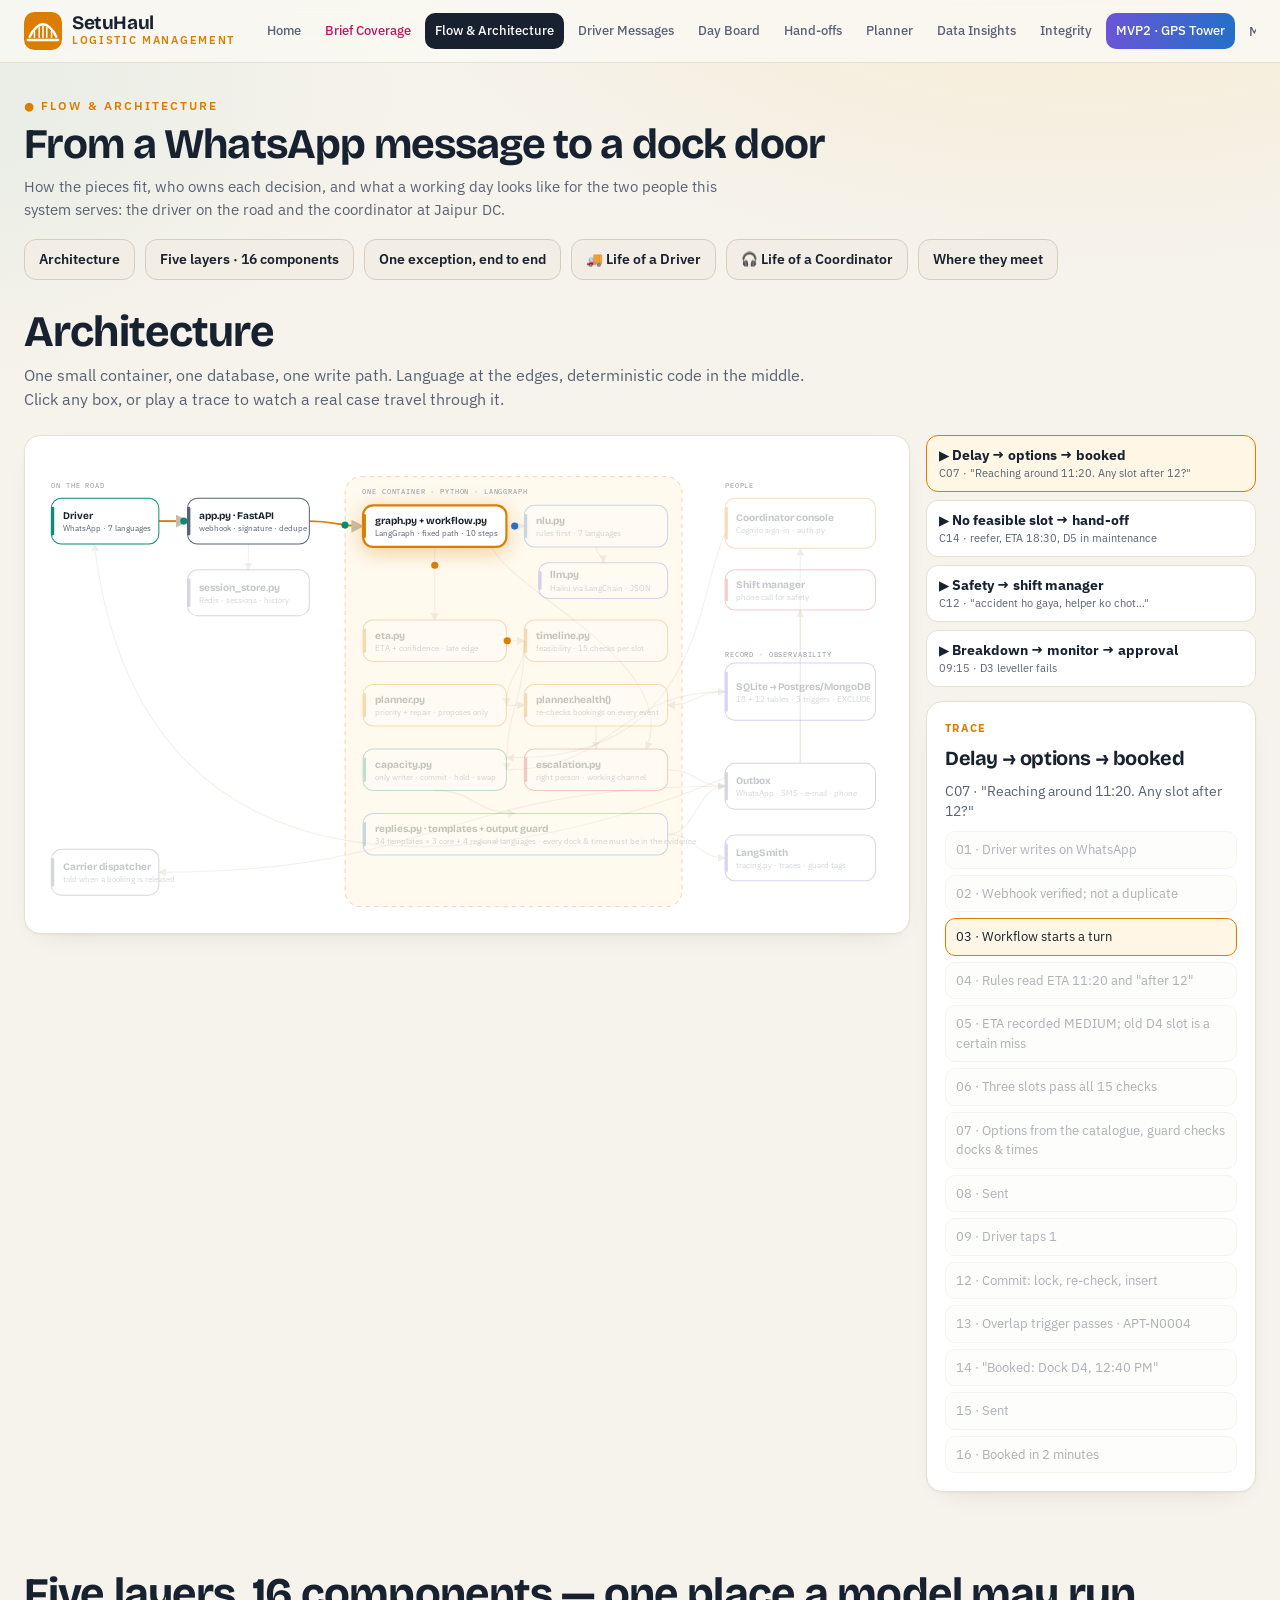
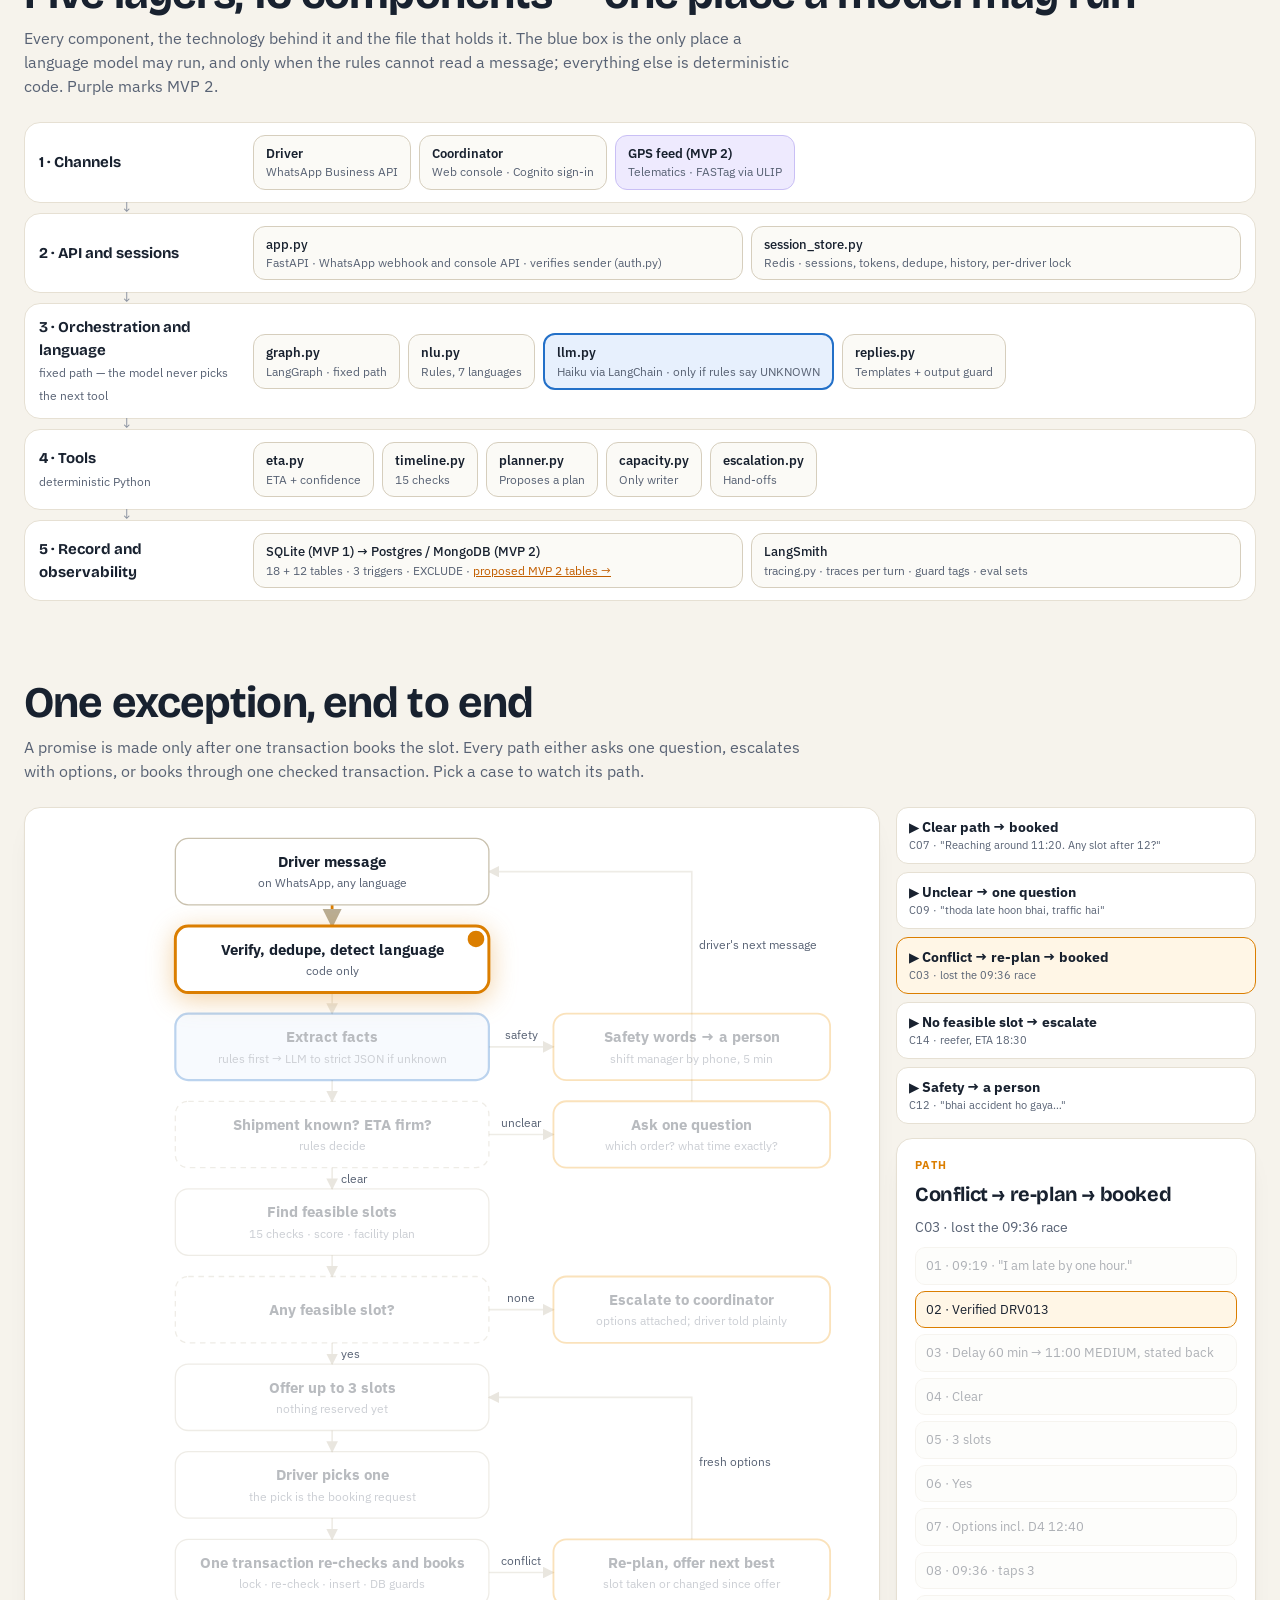
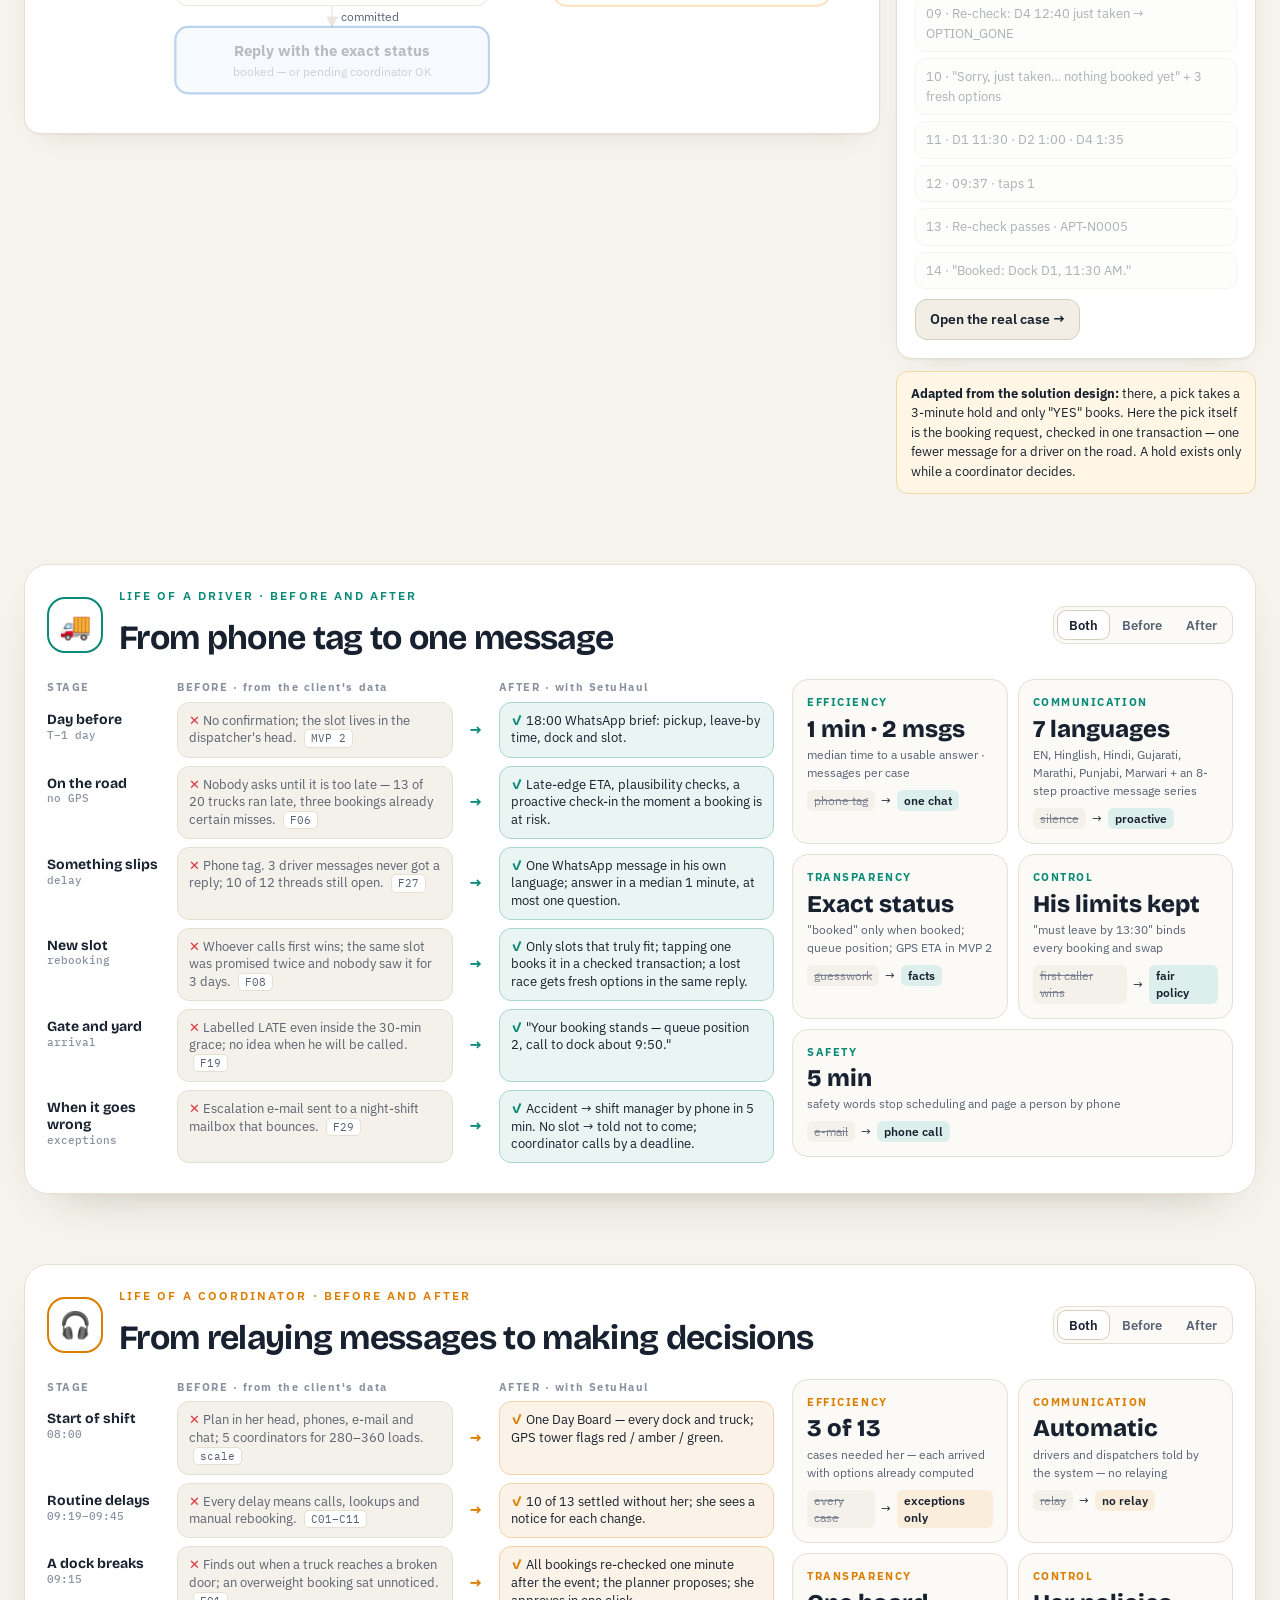
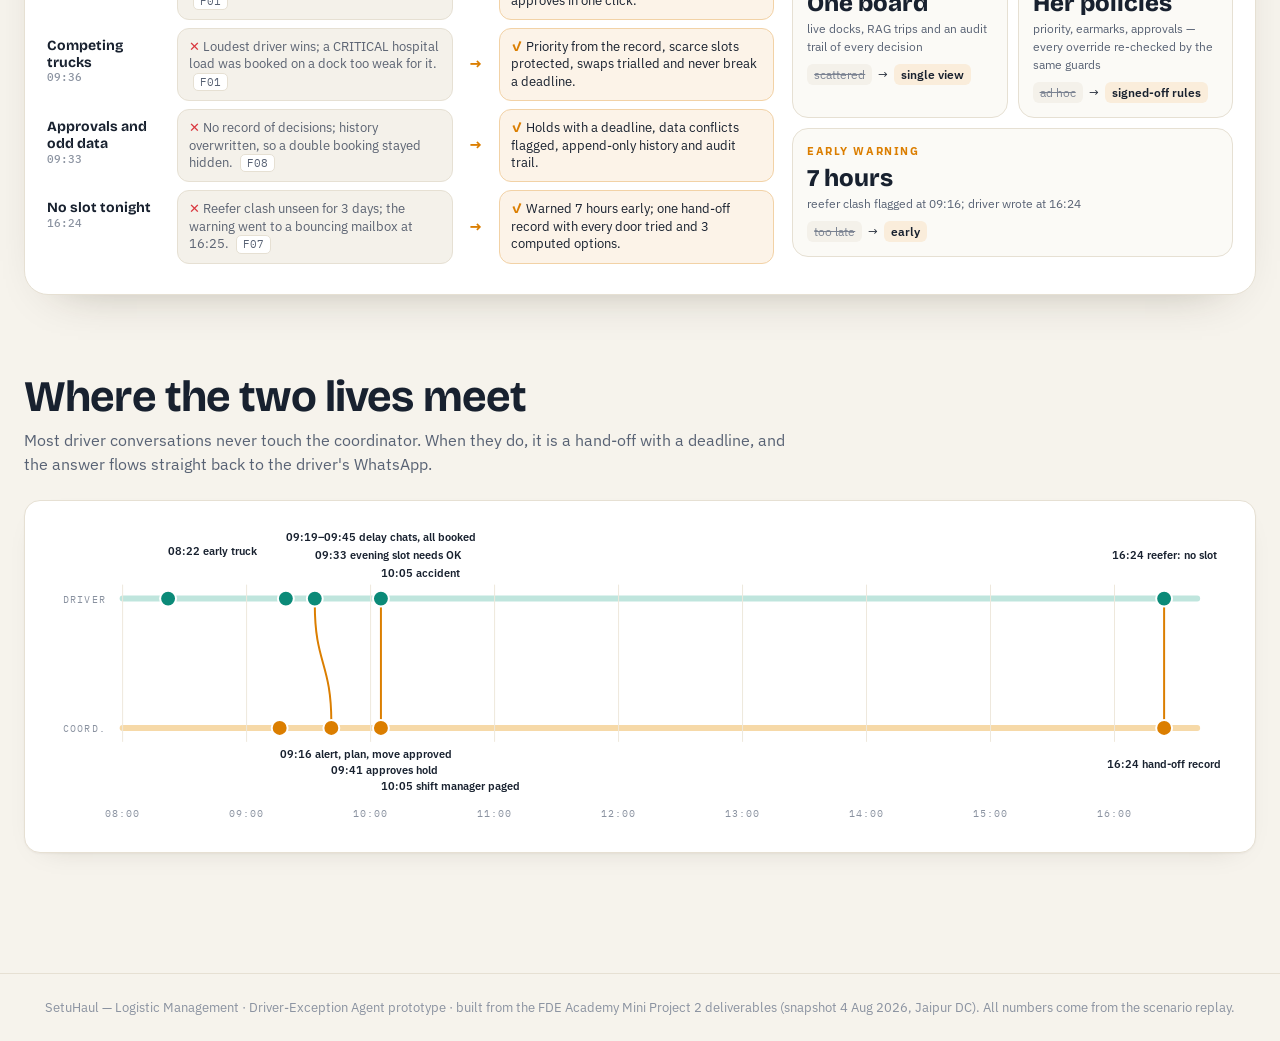
<file: flow.html>
<!DOCTYPE html>
<html lang="en"><head><meta charset="utf-8"><meta name="viewport" content="width=device-width,initial-scale=1">
<title>Flow & Architecture · SetuHaul - Logistic Management</title>
<link rel="preconnect" href="https://fonts.googleapis.com"><link rel="preconnect" href="https://fonts.gstatic.com" crossorigin>
<link href="https://fonts.googleapis.com/css2?family=Bricolage+Grotesque:opsz,wght@12..96,500;12..96,700;12..96,800&family=IBM+Plex+Sans:wght@400;500;600&family=IBM+Plex+Mono:wght@400;500;600&display=swap" rel="stylesheet">
<link rel="stylesheet" href="styles.css">
<style>
.sec-t{font-size:clamp(28px,3.4vw,44px);margin:80px 0 8px;line-height:1.05}
.sec-p{color:var(--muted);max-width:780px;margin:0 0 24px;font-size:16px}
.jump{display:flex;gap:10px;flex-wrap:wrap;margin-top:18px}
/* architecture */
.arch{display:grid;grid-template-columns:1fr 330px;gap:16px;align-items:start}
.arch svg{width:100%;height:auto;display:block}
.nd rect{transition:.3s;cursor:pointer}
.nd:hover rect.b{stroke-width:2.2}
.nd.dim{opacity:.25}
.nd.hot rect.b{stroke-width:3;filter:drop-shadow(0 6px 14px rgba(219,126,0,.35))}
.ed{fill:none;stroke:#D2C8B4;stroke-width:1.6;transition:.3s}
.ed.hot{stroke:var(--saffron);stroke-width:2.6}
.ed.dim{opacity:.25}
.lbl{font-family:'Bricolage Grotesque',system-ui,sans-serif;font-weight:700;font-size:14px;fill:var(--text);pointer-events:none}
.sub{font-family:'IBM Plex Sans',system-ui,sans-serif;font-size:10.5px;fill:var(--muted);pointer-events:none}
.cap{font-family:'IBM Plex Mono',ui-monospace,monospace;font-size:10px;letter-spacing:.12em;fill:var(--dim)}
.traces{display:flex;flex-direction:column;gap:8px;margin-bottom:14px}
.traces button{text-align:left;border:1px solid var(--line);background:var(--panel);border-radius:12px;padding:10px 12px;font-size:13px;color:var(--text)}
.traces button b{display:block;font-size:13.5px}
.traces button small{color:var(--muted)}
.traces button.on{border-color:var(--saffron);background:#FFF6E6}
.det h4{font-size:20px;margin:6px 0 8px}
.det p{font-size:13.5px;color:var(--muted);margin:0 0 10px}
.det .own{font-size:11px;letter-spacing:.12em;text-transform:uppercase;font-weight:700}
.tstep{font-size:13px;padding:8px 10px;border-radius:10px;background:var(--bg2);border:1px solid var(--line);margin-top:6px;opacity:.35;transition:.3s}
.tstep.on{opacity:1;border-color:var(--saffron);background:#FFF6E6}
/* life timelines */
.life{position:relative;padding:20px 0 40px}
.road{position:absolute;left:50%;top:0;bottom:0;width:10px;margin-left:-5px;border-radius:6px;background:repeating-linear-gradient(180deg,#E6E0D3 0 14px,#F2EEE5 14px 26px)}
.road .fill{position:absolute;left:0;top:0;width:100%;border-radius:6px;height:0;background:linear-gradient(180deg,var(--c1),var(--c2))}
.rider{position:absolute;left:50%;top:0;width:54px;height:54px;margin-left:-27px;border-radius:16px;background:var(--panel);border:2px solid var(--c1);display:grid;place-items:center;font-size:24px;z-index:3;box-shadow:0 12px 26px -12px rgba(0,0,0,.35);transition:top .15s linear}
.stage{position:relative;display:grid;grid-template-columns:1fr 80px 1fr;align-items:center;margin:26px 0}
.stage .dot{grid-column:2;justify-self:center;width:18px;height:18px;border-radius:50%;background:var(--panel);border:3px solid var(--line2);z-index:2;transition:.4s}
.stage.in .dot{border-color:var(--c1);background:var(--c1);box-shadow:0 0 0 6px color-mix(in srgb,var(--c1) 18%,transparent)}
.sc{border:1px solid var(--line);border-radius:18px;padding:18px 20px;background:var(--panel);box-shadow:0 10px 30px -24px rgba(40,32,10,.4);opacity:0;transition:opacity .7s,transform .7s cubic-bezier(.2,.8,.2,1)}
.stage:nth-child(odd) .sc{grid-column:1;transform:translateX(-40px)}
.stage:nth-child(even) .sc{grid-column:3;transform:translateX(40px)}
.stage:nth-child(even) .dot{grid-row:1}
.stage.in .sc{opacity:1;transform:none}
.sc .tm{font-family:var(--mono);font-size:11.5px;color:var(--c1);font-weight:600;letter-spacing:.06em}
.sc h4{font-size:20px;margin:4px 0 8px}
.sc .g{font-size:13.5px;color:var(--muted);margin:0 0 10px}
.sc .sh{font-size:13.5px;padding:10px 12px;border-radius:12px;background:var(--bg2);border:1px solid var(--line)}
.sc .sh b{font-size:10.5px;letter-spacing:.14em;color:var(--c1);display:block;margin-bottom:3px}
.sc .tools{display:flex;flex-wrap:wrap;gap:5px;margin-top:10px}
.sc .tools span{font-family:var(--mono);font-size:10.5px;padding:3px 8px;border-radius:7px;background:var(--panel2);color:var(--muted)}
.sc a.ex{display:inline-block;margin-top:10px;font-size:12.5px;color:var(--c1);font-weight:600;text-decoration:none}
.fork{display:grid;grid-template-columns:repeat(3,1fr);gap:8px;margin-top:10px}
.fork div{border-radius:10px;padding:8px 10px;font-size:12px;border:1px dashed var(--coral);color:var(--coral);background:#FFF5F5}
.lifehead{display:flex;gap:18px;align-items:center;margin:80px 0 8px}
.lifehead .ic{width:64px;height:64px;border-radius:20px;display:grid;place-items:center;font-size:30px;background:var(--panel);border:2px solid var(--c1)}
.lifehead h2{font-size:clamp(28px,3.4vw,44px)}
/* swimlane */
.swim svg{width:100%;height:auto}
.swim .ln{stroke-dasharray:600;stroke-dashoffset:600;transition:stroke-dashoffset 1.4s ease}
.swim.in .ln{stroke-dashoffset:0}
.swim .ev{opacity:0;transition:.5s}
.swim.in .ev{opacity:1}

/* layers */
.layers5{display:flex;flex-direction:column;gap:10px}
.ly{display:grid;grid-template-columns:200px 1fr;gap:14px;align-items:center;border:1px solid var(--line);border-radius:16px;padding:12px 14px;background:var(--panel);position:relative}
.ly+.ly::before{content:'↓';position:absolute;top:-17px;left:96px;color:var(--dim);font-size:14px}
.lt{font-family:var(--display);font-weight:700;font-size:15px}.lt small{font-family:var(--sans);font-weight:400;font-size:11.5px;color:var(--muted)}
.lb{display:flex;gap:8px;flex-wrap:wrap;align-items:center}
.lb .bx{border:1px solid var(--line2);border-radius:12px;padding:8px 12px;font-weight:600;font-size:13px;background:var(--bg2)}
.lb .bx small{display:block;font-weight:400;color:var(--muted);font-size:11.5px}
.lb .bx.wide{flex:1;font-weight:500}.lb .bx a{color:var(--saffron2)}
.lb .bx.llm{background:#E7F0FD;border-color:#2370C8;border-width:2px}
.lb .bx.mv{background:#EEEAFE;border-color:#C9BFF5}
.lb i{font-style:normal;color:var(--dim)}
.ly{opacity:0;transform:translateY(14px);transition:.6s}.layers5.in .ly{opacity:1;transform:none}
/* e2e */
.e2e{display:grid;grid-template-columns:1fr 360px;gap:16px;align-items:start}
.e2e svg{width:100%;height:auto}
.fn rect{fill:#fff;stroke:#C9C1AE;stroke-width:1.4;transition:.3s}
.fn.dec rect{stroke-dasharray:6 5}.fn.llm rect{fill:#E7F0FD;stroke:#2370C8;stroke-width:2.4}.fn.side rect{stroke:#F0A020;stroke-width:2}
.fn text{font-family:'IBM Plex Sans',system-ui,sans-serif;text-anchor:middle;pointer-events:none}
.fn .t1{font-weight:700;font-size:16px;fill:#18212F}.fn .t2{font-size:13px;fill:#586274}
.fn.dim{opacity:.3}.fn.hot rect{stroke:#DB7E00;stroke-width:3.2;filter:drop-shadow(0 6px 14px rgba(219,126,0,.35))}
.fe{fill:none;stroke:#C9C1AE;stroke-width:1.8}.fe.hot{stroke:#DB7E00;stroke-width:3}.fe.dim{opacity:.3}
.fl{font:12.5px 'IBM Plex Sans',sans-serif;fill:#586274}
.note2{margin-top:12px;font-size:13px;padding:12px 14px;border-radius:12px;background:#FFF6E6;border:1px solid #F3D7A6}
/* before / after */
.ba{margin-top:70px;border:1px solid var(--line);border-radius:24px;background:var(--panel);padding:22px;box-shadow:0 20px 50px -36px rgba(40,32,10,.45)}
.bahead{display:flex;gap:16px;align-items:center;margin-bottom:16px}
.bahead .ic{width:56px;height:56px;border-radius:18px;display:grid;place-items:center;font-size:26px;border:2px solid var(--c1);flex:none}
.bahead h2{font-size:clamp(24px,2.8vw,34px)}
.bahead .seg{margin-left:auto}
.bagrid{display:grid;grid-template-columns:1.65fr 1fr;gap:18px;align-items:start}
.brow{display:grid;grid-template-columns:120px 1fr 26px 1fr;gap:10px;align-items:stretch;margin-bottom:8px;opacity:0;transform:translateX(-14px);transition:.55s}
.ba.in .brow{opacity:1;transform:none}
.brow .st{font-family:var(--display);font-weight:700;font-size:14px;padding-top:10px;line-height:1.2}
.brow .st small{display:block;font-family:var(--mono);font-weight:500;font-size:10.5px;color:var(--dim)}
.cell{border-radius:12px;padding:9px 11px;font-size:13px;line-height:1.35;transition:.4s}
.cell.b{background:#F4F1EA;color:#5B6372;border:1px solid #E6E0D3}
.cell.b::before{content:'✕ ';color:var(--coral);font-weight:700}
.cell.a{background:color-mix(in srgb,var(--c1) 9%,#fff);border:1px solid color-mix(in srgb,var(--c1) 35%,#fff)}
.cell.a::before{content:'✓ ';color:var(--c1);font-weight:800}
.cell .ev{display:inline-block;margin-left:4px;font-family:var(--mono);font-size:10.5px;padding:1px 6px;border-radius:5px;background:#fff;border:1px solid var(--line);color:var(--muted)}
.brow .ar{display:grid;place-items:center;color:var(--c1);font-weight:800}
.ba[data-m=before] .cell.a,.ba[data-m=after] .cell.b{opacity:.12;filter:grayscale(1)}
.ba[data-m=before] .ar,.ba[data-m=after] .ar{opacity:.2}
.colh{display:grid;grid-template-columns:120px 1fr 26px 1fr;gap:10px;font-size:11px;letter-spacing:.14em;font-weight:700;color:var(--dim);margin-bottom:6px}
.pillars{display:grid;grid-template-columns:1fr 1fr;gap:10px}
.pl{border:1px solid var(--line);border-radius:16px;padding:14px;background:var(--bg2);opacity:0;transform:translateY(12px);transition:.6s}
.ba.in .pl{opacity:1;transform:none}
.pl .k{font-size:11px;letter-spacing:.14em;font-weight:700;color:var(--c1)}
.pl .v{font-family:var(--display);font-size:24px;font-weight:800;line-height:1.05;margin:6px 0 4px}
.pl .s{font-size:12px;color:var(--muted)}
.pl .bb{display:flex;gap:6px;align-items:center;margin-top:8px;font-size:11.5px}
.pl .bb span{padding:2px 7px;border-radius:6px}
.pl .bb .o{background:#F4F1EA;color:#7A8291;text-decoration:line-through}
.pl .bb .n{background:color-mix(in srgb,var(--c1) 14%,#fff);color:var(--text);font-weight:600}
.pl.wide{grid-column:1/-1}
@media (max-width:1100px){.e2e,.bagrid{grid-template-columns:1fr}.brow,.colh{grid-template-columns:90px 1fr 18px 1fr}.ly{grid-template-columns:1fr}}
@media (max-width:1000px){.arch{grid-template-columns:1fr}.road,.rider{left:22px}.stage{grid-template-columns:44px 1fr}.stage .dot{grid-column:1}.stage .sc,.stage:nth-child(odd) .sc,.stage:nth-child(even) .sc{grid-column:2;transform:translateY(20px)}.fork{grid-template-columns:1fr}}
</style></head><body>
<main class="wrap">
<div class="page-head"><div><div class="eyebrow">● Flow & Architecture</div><h1>From a WhatsApp message to a dock door</h1>
<p>How the pieces fit, who owns each decision, and what a working day looks like for the two people this system serves: the driver on the road and the coordinator at Jaipur DC.</p>
<div class="jump"><a class="btn" href="#architecture">Architecture</a><a class="btn" href="#layers">Five layers · 16 components</a><a class="btn" href="#e2e">One exception, end to end</a><a class="btn" href="#life-driver">🚚 Life of a Driver</a><a class="btn" href="#life-coordinator">🎧 Life of a Coordinator</a><a class="btn" href="#meet">Where they meet</a></div></div></div>

<h2 class="sec-t" id="architecture" style="margin-top:30px">Architecture</h2>
<p class="sec-p">One small container, one database, one write path. Language at the edges, deterministic code in the middle. Click any box, or play a trace to watch a real case travel through it.</p>
<div class="arch">
  <div class="card" style="padding:12px"><svg id="asvg" viewBox="0 0 1200 660"></svg></div>
  <div>
    <div class="traces" id="traces"></div>
    <div class="card det" id="det"></div>
  </div>
</div>

<h2 class="sec-t" id="layers">Five layers, 16 components — one place a model may run</h2>
<p class="sec-p">Every component, the technology behind it and the file that holds it. The blue box is the only place a language model may run, and only when the rules cannot read a message; everything else is deterministic code. Purple marks MVP 2.</p>
<div class="layers5" id="layers5">
 <div class="ly"><div class="lt">1 · Channels</div><div class="lb"><span class="bx">Driver<small>WhatsApp Business API</small></span><span class="bx">Coordinator<small>Web console · Cognito sign-in</small></span><span class="bx mv">GPS feed (MVP 2)<small>Telematics · FASTag via ULIP</small></span></div></div>
 <div class="ly"><div class="lt">2 · API and sessions</div><div class="lb"><span class="bx wide">app.py<small>FastAPI · WhatsApp webhook and console API · verifies sender (auth.py)</small></span><span class="bx wide">session_store.py<small>Redis · sessions, tokens, dedupe, history, per-driver lock</small></span></div></div>
 <div class="ly"><div class="lt">3 · Orchestration and language<br><small>fixed path — the model never picks the next tool</small></div><div class="lb"><span class="bx">graph.py<small>LangGraph · fixed path</small></span><span class="bx">nlu.py<small>Rules, 7 languages</small></span><span class="bx llm">llm.py<small>Haiku via LangChain · only if rules say UNKNOWN</small></span><span class="bx">replies.py<small>Templates + output guard</small></span></div></div>
 <div class="ly"><div class="lt">4 · Tools<br><small>deterministic Python</small></div><div class="lb"><span class="bx">eta.py<small>ETA + confidence</small></span><span class="bx">timeline.py<small>15 checks</small></span><span class="bx">planner.py<small>Proposes a plan</small></span><span class="bx">capacity.py<small>Only writer</small></span><span class="bx">escalation.py<small>Hand-offs</small></span></div></div>
 <div class="ly"><div class="lt">5 · Record and observability</div><div class="lb"><span class="bx wide">SQLite (MVP 1) → Postgres / MongoDB (MVP 2)<small>18 + 12 tables · 3 triggers · EXCLUDE · <a href="insights.html#new-tables">proposed MVP 2 tables →</a></small></span><span class="bx wide">LangSmith<small>tracing.py · traces per turn · guard tags · eval sets</small></span></div></div>
</div>

<h2 class="sec-t" id="e2e">One exception, end to end</h2>
<p class="sec-p">A promise is made only after one transaction books the slot. Every path either asks one question, escalates with options, or books through one checked transaction. Pick a case to watch its path.</p>
<div class="e2e">
 <div class="card" style="padding:12px"><svg id="e2svg" viewBox="0 0 900 900"></svg></div>
 <div><div class="traces" id="e2t"></div><div class="card det" id="e2d"></div>
  <div class="note2"><b>Adapted from the solution design:</b> there, a pick takes a 3-minute hold and only "YES" books. Here the pick itself is the booking request, checked in one transaction — one fewer message for a driver on the road. A hold exists only while a coordinator decides.</div></div>
</div>

<div class="ba" id="life-driver" style="--c1:var(--teal)">
 <div class="bahead"><div class="ic">🚚</div><div><div class="eyebrow" style="color:var(--teal)">Life of a Driver · before and after</div><h2>From phone tag to one message</h2></div><div class="seg baseg"><button data-m="both" class="on">Both</button><button data-m="before">Before</button><button data-m="after">After</button></div></div>
 <div class="bagrid"><div class="rows" id="bad"></div><div class="pillars" id="pd"></div></div>
</div>

<div class="ba" id="life-coordinator" style="--c1:var(--saffron)">
 <div class="bahead"><div class="ic">🎧</div><div><div class="eyebrow">Life of a Coordinator · before and after</div><h2>From relaying messages to making decisions</h2></div><div class="seg baseg"><button data-m="both" class="on">Both</button><button data-m="before">Before</button><button data-m="after">After</button></div></div>
 <div class="bagrid"><div class="rows" id="bac"></div><div class="pillars" id="pc"></div></div>
</div>

<h2 class="sec-t" id="meet">Where the two lives meet</h2>
<p class="sec-p">Most driver conversations never touch the coordinator. When they do, it is a hand-off with a deadline, and the answer flows straight back to the driver's WhatsApp.</p>
<div class="card swim" id="swim"><svg viewBox="0 0 1200 310" id="ssvg"></svg></div>
</main>
<script src="data.js"></script><script src="app.js"></script>
<script>
/* ---------------- architecture ---------------- */
const N={
 drv:{x:20,y:70,w:150,h:64,l:'Driver',s:'WhatsApp · 7 languages',c:'#0B8A78',own:'People',d:'Writes in their own words. Identity comes from the verified phone number, never from what the message claims.'},
 disp:{x:20,y:560,w:150,h:64,l:'Carrier dispatcher',s:'told when a booking is released',c:'#586274',own:'People',d:'Hears automatically when a booking is released because the truck can no longer reach its window (e.g. APT1018 at 09:45).'},
 wa:{x:210,y:70,w:170,h:64,l:'app.py · FastAPI',s:'webhook · signature · dedupe',c:'#586274',own:'API',d:'The HTTP entry point. Verifies Meta\'s signature on the WhatsApp webhook, rate-limits, drops repeated message IDs, takes a per-driver lock, runs one turn through graph.py and sends the reply. Also serves the coordinator console API.'},
 ses:{x:210,y:170,w:170,h:64,l:'session_store.py',s:'Redis · sessions · history',c:'#586274',own:'API',d:'Redis keys for driver and coordinator sessions, sign-in tokens, the last 20 human and AI messages, WhatsApp message IDs already seen, the per-driver lock and the rate limit. A cache only: bookings never live here.'},
 wf:{x:430,y:40,w:470,h:600,l:'',s:'',c:'#DB7E00',box:true},
 id:{x:455,y:80,w:200,h:58,l:'graph.py + workflow.py',s:'LangGraph · fixed path · 10 steps',c:'#DB7E00',own:'Code decides',d:'LangGraph StateGraph over the workflow steps: verify → dedupe → read → safety → dispatch. Edges depend on the state of the turn, never on a model. A test proves it gives exactly the same turns as workflow.handle().'},
 nlu:{x:680,y:80,w:200,h:58,l:'nlu.py',s:'rules first · 7 languages',c:'#2370C8',own:'Model reads',d:'Reads clock times, durations, ranges, choices, safety words and urgency claims with evidence. All seven languages (English, Hinglish, Hindi, Gujarati, Marathi, Punjabi, Marwari) without a model call.'},
 llm:{x:700,y:160,w:180,h:50,l:'llm.py',s:'Haiku via LangChain · JSON',c:'#6A55D6',own:'Model reads',d:'Called only when rules return UNKNOWN. No tools, no database, no phone number. Output is schema-checked; it can change what we ask, never what we book.'},
 eta:{x:455,y:240,w:200,h:58,l:'eta.py',s:'ETA + confidence · late edge',c:'#DB7E00',own:'Code decides',d:'Plans on the late side of each estimate and flags impossible ETAs (a truck on two trips, a truck still inside the DC).'},
 feas:{x:680,y:240,w:200,h:58,l:'timeline.py',s:'feasibility · 15 checks per slot',c:'#DB7E00',own:'Code decides',d:'Door type, weight, unload length, changeover, breakdowns, maintenance, driver limits, earmarks. Every rejected slot keeps its reason.'},
 plan:{x:455,y:330,w:200,h:58,l:'planner.py',s:'priority + repair · proposes only',c:'#DB7E00',own:'Code decides',d:'Plans all trucks at the facility, sets 20-minute earmarks for scarce capacity, suggests swaps. It never books.'},
 hm:{x:680,y:330,w:200,h:58,l:'planner.health()',s:'re-checks bookings on every event',c:'#DB7E00',own:'Code decides',d:'Every dock event or ETA change re-checks all live bookings: OK, AT_RISK, CERTAIN_MISS or INVALID. Flagged the reefer clash 7 hours early.'},
 cap:{x:455,y:420,w:200,h:58,l:'capacity.py',s:'only writer · commit · hold · swap',c:'#0B8A78',own:'Code decides',d:'Every booking re-checks and writes in one transaction. Idempotent on the WhatsApp message ID. Holds exist only while a coordinator decides.'},
 esc:{x:680,y:420,w:200,h:58,l:'escalation.py',s:'right person · working channel',c:'#D9363E',own:'Person decides',d:'Picks the person and channel by reason and urgency; skips vacant roles and failed channels; sets an SLA.'},
 rep:{x:455,y:510,w:425,h:58,l:'replies.py · templates + output guard',s:'34 templates × 3 core + 4 regional languages · every dock & time must be in the evidence',c:'#2370C8',own:'Code decides',d:'"Booked" may appear only after a commit returned CONFIRMED. The guard blocked one of our own replies during development — and was right.'},
 db:{x:960,y:300,w:210,h:80,l:'SQLite → Postgres/MongoDB',s:'18 + 12 tables · 3 triggers · EXCLUDE',c:'#6A55D6',own:'Database refuses',d:'The last line of defence. Even if the code had a bug, overlapping time on one door, an overweight load or a closed slot cannot be written.'},
 out:{x:960,y:440,w:210,h:64,l:'Outbox',s:'WhatsApp · SMS · e-mail · phone',c:'#586274',own:'Channel',d:'Nothing is sent outside a transaction. A sender drains committed messages to the right channel.'},
 crd:{x:960,y:70,w:210,h:70,l:'Coordinator console',s:'Cognito sign-in · auth.py',c:'#DB7E00',own:'Person decides',d:'Signs in with Cognito (email or mobile; demo tokens offline, auth.py). Approves holds, moves bookings, handles no-slot cases. Every approval is re-checked before anything is booked.'},
 ls:{x:960,y:540,w:210,h:64,l:'LangSmith',s:'tracing.py · traces · guard tags',c:'#6A55D6',own:'Observability',d:'One trace per driver turn, with each LangGraph node and the LLM call as child runs. Phone numbers are masked; guardrail results are tags (guard:blocked, safety, option_gone, escalated).'},
 sm:{x:960,y:170,w:210,h:56,l:'Shift manager',s:'phone call for safety',c:'#D9363E',own:'Person decides',d:'Safety words stop all scheduling talk and page the shift manager by phone — Anita Joshi on 4 August.'}
};
const E=[['wa','ses'],['rep','ls'],['drv','wa'],['wa','id'],['id','nlu'],['nlu','llm'],['id','eta'],['eta','feas'],['feas','plan'],['plan','hm'],['feas','cap'],['cap','db'],['hm','esc'],['id','esc'],['cap','rep'],['rep','out'],['esc','out'],['out','drv'],['out','crd'],['out','sm'],['out','disp'],['crd','cap'],['db','hm']];
const svg=$('#asvg'),NS='http://www.w3.org/2000/svg';
function ctr(n,side){const o=N[n];return side==='r'?[o.x+o.w,o.y+o.h/2]:side==='l'?[o.x,o.y+o.h/2]:side==='t'?[o.x+o.w/2,o.y]:side==='b'?[o.x+o.w/2,o.y+o.h]:[o.x+o.w/2,o.y+o.h/2]}
function path(a,b){const A=N[a],B=N[b];let p,q;
  if(A.x+A.w<=B.x){p=ctr(a,'r');q=ctr(b,'l')}else if(B.x+B.w<=A.x){p=ctr(a,'l');q=ctr(b,'r')}else if(A.y+A.h<=B.y){p=ctr(a,'b');q=ctr(b,'t')}else{p=ctr(a,'t');q=ctr(b,'b')}
  if(a==='out'&&b==='drv'){return `M${N.out.x} ${N.out.y+20} C 600 ${N.out.y+170}, 140 640, ${N.drv.x+60} ${N.drv.y+N.drv.h}`}
  if(a==='crd'&&b==='cap'){return `M${N.crd.x} ${N.crd.y+50} C 920 200, 930 440, ${N.cap.x+N.cap.w} ${N.cap.y+12}`}
  if(a==='id'&&b==='esc'){return `M${N.id.x+N.id.w-20} ${N.id.y+N.id.h} C 660 200, 900 300, ${N.esc.x+N.esc.w-30} ${N.esc.y}`}
  const mx=(p[0]+q[0])/2,my=(p[1]+q[1])/2;
  return Math.abs(p[0]-q[0])>Math.abs(p[1]-q[1])?`M${p[0]} ${p[1]} C ${mx} ${p[1]}, ${mx} ${q[1]}, ${q[0]} ${q[1]}`:`M${p[0]} ${p[1]} C ${p[0]} ${my}, ${q[0]} ${my}, ${q[0]} ${q[1]}`}
let html='<defs><marker id="ah" viewBox="0 0 10 10" refX="9" refY="5" markerWidth="7" markerHeight="7" orient="auto"><path d="M0 0L10 5L0 10z" fill="#C9BEA6"/></marker></defs>';
html+=`<rect x="${N.wf.x}" y="${N.wf.y}" width="${N.wf.w}" height="${N.wf.h}" rx="22" fill="#FFF9EE" stroke="#E9C88E" stroke-dasharray="6 6"/><text x="${N.wf.x+24}" y="${N.wf.y+24}" class="cap">ONE CONTAINER · PYTHON · LANGGRAPH</text>`;
html+=`<text x="960" y="56" class="cap">PEOPLE</text><text x="960" y="292" class="cap">RECORD · OBSERVABILITY</text><text x="20" y="56" class="cap">ON THE ROAD</text>`;
E.forEach(([a,b],i)=>{html+=`<path id="e${i}" class="ed" data-a="${a}" data-b="${b}" d="${path(a,b)}" marker-end="url(#ah)"/>`});
Object.entries(N).forEach(([k,o])=>{if(o.box)return;html+=`<g class="nd" data-k="${k}"><rect class="b" x="${o.x}" y="${o.y}" width="${o.w}" height="${o.h}" rx="14" fill="#fff" stroke="${o.c}" stroke-width="1.4"/><rect x="${o.x}" y="${o.y+12}" width="4" height="${o.h-24}" rx="2" fill="${o.c}"/>
  <text x="${o.x+16}" y="${o.y+o.h/2-3}" class="lbl">${o.l}</text><text x="${o.x+16}" y="${o.y+o.h/2+14}" class="sub">${o.s}</text></g>`});
// ambient packets
const PK=[[2,'#0B8A78',0],[3,'#0B8A78',.5],[4,'#2370C8',1],[6,'#DB7E00',1.5],[7,'#DB7E00',2],[10,'#0B8A78',2.5],[11,'#6A55D6',3],[14,'#2370C8',3.5],[15,'#586274',4],[17,'#0B8A78',4.5],[18,'#DB7E00',2.2],[22,'#6A55D6',3.6]];
PK.forEach(([e,c,b])=>{html+=`<circle r="5" fill="${c}" visibility="hidden"><set attributeName="visibility" to="visible" begin="${b}s"/><animateMotion dur="2.4s" begin="${b}s" repeatCount="indefinite"><mpath href="#e${e}"/></animateMotion></circle>`});
svg.innerHTML=html;
function showNode(k){const o=N[k];$('#det').innerHTML=`<div class="own" style="color:${o.c}">${o.own}</div><h4>${o.l}</h4><p>${o.s}</p><p style="color:var(--text)">${o.d}</p>`;
  $$('.nd').forEach(n=>n.classList.toggle('hot',n.dataset.k===k))}
$$('.nd').forEach(n=>n.onclick=()=>{stopTrace();showNode(n.dataset.k)});
const TR={
 delay:{t:'Delay → options → booked',s:'C07 · "Reaching around 11:20. Any slot after 12?"',p:['drv','wa','id','nlu','eta','feas','rep','out','drv','wa','id','cap','db','rep','out','drv'],n:['Driver writes on WhatsApp','Webhook verified; not a duplicate','Workflow starts a turn','Rules read ETA 11:20 and "after 12"','ETA recorded MEDIUM; old D4 slot is a certain miss','Three slots pass all 15 checks','Options from the catalogue, guard checks docks & times','Sent','Driver taps 1','—','—','Commit: lock, re-check, insert','Overlap trigger passes · APT-N0004','"Booked: Dock D4, 12:40 PM"','Sent','Booked in 2 minutes']},
 noslot:{t:'No feasible slot → hand-off',s:'C14 · reefer, ETA 18:30, D5 in maintenance',p:['drv','wa','id','nlu','eta','feas','esc','out','crd','cap','db'],n:['Driver writes at 16:24','Webhook verified','Workflow turn','ETA 18:30 HIGH','Recorded; booking is a certain miss','0 options: every door rejected with a reason','Escalate NO_FEASIBLE_SLOT; skip the failed night-shift mailbox','Driver told not to go to the dock; e-mail + dashboard to Neha','Neha picks one of three computed options','Any booking she makes is re-checked','…and guarded by the database']},
 safety:{t:'Safety → shift manager',s:'C12 · "accident ho gaya, helper ko chot…"',p:['drv','wa','id','nlu','esc','out','sm','drv'],n:['Driver writes in Hinglish','Webhook verified','Workflow turn','Safety words found (rules and evidence)','All scheduling stops · ESC-0003','Phone call + WhatsApp','Anita Joshi paged, 5-minute target','"Call 112 if anyone is hurt"']},
 monitor:{t:'Breakdown → monitor → approval',s:'09:15 · D3 leveller fails',p:['db','hm','plan','esc','out','crd','cap','db','out','disp'],n:['Dock event written','Health monitor re-checks every booking','Planner proposes a whole-facility plan','Coordinator alert with options','E-mail + dashboard','Neha approves the SHP1005 move','Commit re-checks inside the lock','APT-N0002 · D4 09:35','Notices queued','Dispatchers told about released bookings']}
};
$('#traces').innerHTML=Object.entries(TR).map(([k,t])=>`<button data-k="${k}"><b>▶ ${t.t}</b><small>${t.s}</small></button>`).join('');
let trun=0;function stopTrace(){trun++;$$('.nd,.ed').forEach(x=>x.classList.remove('dim','hot'));$$('#traces button').forEach(b=>b.classList.remove('on'))}
async function trace(k){stopTrace();const id=trun,T=TR[k];$(`#traces button[data-k="${k}"]`).classList.add('on');
  $$('.nd,.ed').forEach(x=>x.classList.add('dim'));
  $('#det').innerHTML=`<div class="own" style="color:var(--saffron)">Trace</div><h4>${T.t}</h4><p>${T.s}</p>`+T.n.map((s,i)=>s==='—'?'':`<div class="tstep" id="ts${i}">${String(i+1).padStart(2,'0')} · ${s}</div>`).join('');
  for(let i=0;i<T.p.length;i++){if(id!==trun)return;const k2=T.p[i];const nd=$(`.nd[data-k="${k2}"]`);nd.classList.remove('dim');$$('.nd').forEach(n=>n.classList.remove('hot'));nd.classList.add('hot');
    if(i>0){const e=$$('.ed').find(e=>(e.dataset.a===T.p[i-1]&&e.dataset.b===k2)||(e.dataset.b===T.p[i-1]&&e.dataset.a===k2));if(e){e.classList.remove('dim');e.classList.add('hot')}}
    $$('.tstep').forEach(s=>s.classList.remove('on'));$('#ts'+i)?.classList.add('on');await sleep(T.n[i]==='—'?250:850)}
  await sleep(1200);if(id===trun){$$('.nd,.ed').forEach(x=>x.classList.remove('dim'))}}
$$('#traces button').forEach(b=>b.onclick=()=>trace(b.dataset.k));
showNode('cap');
new IntersectionObserver((es,o)=>{if(es[0].isIntersecting){trace('delay');o.disconnect()}},{threshold:.4}).observe(svg);

/* ---------------- five layers reveal ---------------- */
new IntersectionObserver((es,o)=>{if(es[0].isIntersecting){$('#layers5').classList.add('in');$$('#layers5 .ly').forEach((l,i)=>l.style.transitionDelay=i*.12+'s');o.disconnect()}},{threshold:.2}).observe($('#layers5'));
/* ---------------- one exception end to end ---------------- */
const FN={msg:[150,20,340,72,'Driver message','on WhatsApp, any language',''],ver:[150,115,340,72,'Verify, dedupe, detect language','code only',''],ext:[150,210,340,72,'Extract facts','rules first → LLM to strict JSON if unknown','llm'],
 clr:[150,305,340,72,'Shipment known? ETA firm?','rules decide','dec'],fnd:[150,400,340,72,'Find feasible slots','15 checks · score · facility plan',''],any:[150,495,340,72,'Any feasible slot?','','dec'],
 off:[150,590,340,72,'Offer up to 3 slots','nothing reserved yet',''],pick:[150,685,340,72,'Driver picks one','the pick is the booking request',''],com:[150,780,340,72,'One transaction re-checks and books','lock · re-check · insert · DB guards',''],
 rpl:[150,875,340,72,'Reply with the exact status','booked — or pending coordinator OK','llm'],
 safe:[560,210,300,72,'Safety words → a person','shift manager by phone, 5 min','side'],ask:[560,305,300,72,'Ask one question','which order? what time exactly?','side'],esc:[560,495,300,72,'Escalate to coordinator','options attached; driver told plainly','side'],rep:[560,780,300,72,'Re-plan, offer next best','slot taken or changed since offer','side']};
const FE=[['msg','ver'],['ver','ext'],['ext','clr'],['clr','fnd','clear'],['fnd','any'],['any','off','yes'],['off','pick'],['pick','com'],['com','rpl','committed'],['ext','safe','safety'],['clr','ask','unclear'],['ask','msg',"driver's next message"],['any','esc','none'],['com','rep','conflict'],['rep','off','fresh options']];
$('#e2svg').setAttribute('viewBox','0 0 900 970');
let eh='<defs><marker id="fa" viewBox="0 0 10 10" refX="9" refY="5" markerWidth="7" markerHeight="7" orient="auto"><path d="M0 0L10 5L0 10z" fill="#B9AE96"/></marker></defs>';
FE.forEach(([a,b,l],i)=>{const A=FN[a],B=FN[b];let d,lx,ly;
  if(A[0]===B[0]){d=`M${A[0]+A[2]/2} ${A[1]+A[3]} L${B[0]+B[2]/2} ${B[1]}`;lx=A[0]+A[2]/2+10;ly=(A[1]+A[3]+B[1])/2+5}
  else if(B[0]>A[0]){d=`M${A[0]+A[2]} ${A[1]+A[3]/2} L${B[0]} ${B[1]+B[3]/2}`;lx=(A[0]+A[2]+B[0])/2;ly=A[1]+A[3]/2-8}
  else{const x=A[0]+A[2]/2;d=`M${x} ${A[1]} L${x} ${B[1]+B[3]/2} L${B[0]+B[2]} ${B[1]+B[3]/2}`;lx=x+8;ly=(A[1]+B[1])/2+30}
  if(a==='ask'&&b==='msg'){d=`M${A[0]+A[2]/2} ${A[1]} L${A[0]+A[2]/2} ${B[1]+B[3]/2} L${B[0]+B[2]} ${B[1]+B[3]/2}`;lx=A[0]+A[2]/2+8;ly=140}
  if(a==='rep'&&b==='off'){d=`M${A[0]+A[2]/2} ${A[1]} L${A[0]+A[2]/2} ${B[1]+B[3]/2} L${B[0]+B[2]} ${B[1]+B[3]/2}`;lx=A[0]+A[2]/2+8;ly=700}
  eh+=`<path class="fe" id="fe${i}" data-a="${a}" data-b="${b}" d="${d}" marker-end="url(#fa)"/>${l?`<text class="fl" x="${lx}" y="${ly}" text-anchor="${B[0]>A[0]&&A[0]!==B[0]&&!(a==='ask'||a==='rep')?'middle':'start'}">${l}</text>`:''}`});
Object.entries(FN).forEach(([k,n])=>{eh+=`<g class="fn ${n[6]}" data-k="${k}"><rect x="${n[0]}" y="${n[1]}" width="${n[2]}" height="${n[3]}" rx="14"/><text class="t1" x="${n[0]+n[2]/2}" y="${n[1]+(n[5]?31:42)}">${n[4]}</text>${n[5]?`<text class="t2" x="${n[0]+n[2]/2}" y="${n[1]+53}">${n[5]}</text>`:''}</g>`});
eh+=`<circle id="e2p" r="9" fill="#DB7E00" opacity="0" style="transition:cx .45s,cy .45s,opacity .3s"/>`;
$('#e2svg').innerHTML=eh;
const ET={
 c07:{t:'Clear path → booked',s:'C07 · "Reaching around 11:20. Any slot after 12?"',p:[['msg','09:34 · message arrives'],['ver','Verified DRV006 · new message · English'],['ext','ETA 11:20, "after 12" — read by rules, evidence kept'],['clr','One trip in transit, ETA is a time → clear'],['fnd','Old D4 10:00 is a certain miss; 3 slots pass'],['any','Yes'],['off','D4 12:40 · D2 1:00 · D1 2:00'],['pick','09:36 · driver taps 1'],['com','Won the race: re-check passes · APT-N0004'],['rpl','"Booked: Dock D4, 12:40 PM. Gate by 12:25."']],link:'driver.html#c07'},
 c09:{t:'Unclear → one question',s:'C09 · "thoda late hoon bhai, traffic hai"',p:[['msg','09:42 · Hinglish'],['ver','Verified DRV010 · language hi-Latn'],['ext','Delay with no time → VAGUE'],['clr','ETA not firm'],['ask','"Kitne baje tak pahunchoge?" — the only question'],['msg','09:43 · "11:30 tak pahunch jaunga"'],['ver','Same thread, same language'],['ext','ETA 11:30 HIGH'],['clr','Clear'],['fnd','Current reefer booking D5 11:45 still feasible'],['rpl','"Booking still works — nothing to change"']],link:'driver.html#c09'},
 c03:{t:'Conflict → re-plan → booked',s:'C03 · lost the 09:36 race',p:[['msg','09:19 · "I am late by one hour."'],['ver','Verified DRV013'],['ext','Delay 60 min → 11:00 MEDIUM, stated back'],['clr','Clear'],['fnd','3 slots'],['any','Yes'],['off','Options incl. D4 12:40'],['pick','09:36 · taps 3'],['com','Re-check: D4 12:40 just taken → OPTION_GONE'],['rep','"Sorry, just taken… nothing booked yet" + 3 fresh options'],['off','D1 11:30 · D2 1:00 · D4 1:35'],['pick','09:37 · taps 1'],['com','Re-check passes · APT-N0005'],['rpl','"Booked: Dock D1, 11:30 AM."']],link:'driver.html#c03'},
 c14:{t:'No feasible slot → escalate',s:'C14 · reefer, ETA 18:30',p:[['msg','16:24 · "Can the reefer unload tonight?"'],['ver','Verified DRV015'],['ext','ETA 18:30 HIGH'],['clr','Clear'],['fnd','D5 maintenance 18:00–22:00; reefer needs D5'],['any','None — every door rejected with a reason'],['esc','ESC-0004 → Neha Bansal, respond by 16:39; driver told not to come to the dock']],link:'handoffs.html#esc-0004'},
 c12:{t:'Safety → a person',s:'C12 · "bhai accident ho gaya…"',p:[['msg','10:05 · Hinglish'],['ver','Verified DRV011'],['ext','Safety words: accident, chot'],['safe','All scheduling stops · 112 advice · Anita Joshi paged by phone']],link:'driver.html#c12'}};
$('#e2t').innerHTML=Object.entries(ET).map(([k,t])=>`<button data-k="${k}"><b>▶ ${t.t}</b><small>${t.s}</small></button>`).join('');
let e2run=0;
async function e2(k){const id=++e2run,T=ET[k];$$('#e2t button').forEach(b=>b.classList.toggle('on',b.dataset.k===k));
  $$('.fn,.fe').forEach(x=>{x.classList.add('dim');x.classList.remove('hot')});const P=$('#e2p');P.setAttribute('opacity',1);
  $('#e2d').innerHTML=`<div class="own" style="color:var(--saffron)">Path</div><h4>${T.t}</h4><p>${T.s}</p>`+T.p.map((s,i)=>`<div class="tstep" id="e2s${i}">${String(i+1).padStart(2,'0')} · ${s[1]}</div>`).join('')+`<a class="btn" style="margin-top:10px" href="${T.link}">Open the real case →</a>`;
  for(let i=0;i<T.p.length;i++){if(id!==e2run)return;const k2=T.p[i][0],n=FN[k2],g=$(`.fn[data-k="${k2}"]`);g.classList.remove('dim');$$('.fn').forEach(x=>x.classList.remove('hot'));g.classList.add('hot');
    if(i){const pv=T.p[i-1][0];const e=$$('.fe').find(e=>e.dataset.a===pv&&e.dataset.b===k2);if(e){e.classList.remove('dim');e.classList.add('hot')}}
    P.setAttribute('cx',n[0]+n[2]-14);P.setAttribute('cy',n[1]+14);$$('#e2d .tstep').forEach(s=>s.classList.remove('on'));$('#e2s'+i)?.classList.add('on');await sleep(900)}}
$$('#e2t button').forEach(b=>b.onclick=()=>e2(b.dataset.k));
new IntersectionObserver((es,o)=>{if(es[0].isIntersecting){e2('c03');o.disconnect()}},{threshold:.3}).observe($('#e2svg'));
/* ---------------- before / after ---------------- */
const BD=[['Day before','T−1 day','No confirmation; the slot lives in the dispatcher\'s head.','18:00 WhatsApp brief: pickup, leave-by time, dock and slot.','MVP 2'],
 ['On the road','no GPS','Nobody asks until it is too late — 13 of 20 trucks ran late, three bookings already certain misses.','Late-edge ETA, plausibility checks, a proactive check-in the moment a booking is at risk.','F06'],
 ['Something slips','delay','Phone tag. 3 driver messages never got a reply; 10 of 12 threads still open.','One WhatsApp message in his own language; answer in a median 1 minute, at most one question.','F27'],
 ['New slot','rebooking','Whoever calls first wins; the same slot was promised twice and nobody saw it for 3 days.','Only slots that truly fit; tapping one books it in a checked transaction; a lost race gets fresh options in the same reply.','F08'],
 ['Gate and yard','arrival','Labelled LATE even inside the 30-min grace; no idea when he will be called.','"Your booking stands — queue position 2, call to dock about 9:50."','F19'],
 ['When it goes wrong','exceptions','Escalation e-mail sent to a night-shift mailbox that bounces.','Accident → shift manager by phone in 5 min. No slot → told not to come; coordinator calls by a deadline.','F29']];
const PD=[['EFFICIENCY','1 min · 2 msgs','median time to a usable answer · messages per case','phone tag','one chat'],['COMMUNICATION','7 languages','EN, Hinglish, Hindi, Gujarati, Marathi, Punjabi, Marwari + an 8-step proactive message series','silence','proactive'],['TRANSPARENCY','Exact status','"booked" only when booked; queue position; GPS ETA in MVP 2','guesswork','facts'],['CONTROL','His limits kept','"must leave by 13:30" binds every booking and swap','first caller wins','fair policy'],['SAFETY','5 min','safety words stop scheduling and page a person by phone','e-mail','phone call',1]];
const BC=[['Start of shift','08:00','Plan in her head, phones, e-mail and chat; 5 coordinators for 280–360 loads.','One Day Board — every dock and truck; GPS tower flags red / amber / green.','scale'],
 ['Routine delays','09:19–09:45','Every delay means calls, lookups and manual rebooking.','10 of 13 settled without her; she sees a notice for each change.','C01–C11'],
 ['A dock breaks','09:15','Finds out when a truck reaches a broken door; an overweight booking sat unnoticed.','All bookings re-checked one minute after the event; the planner proposes; she approves in one click.','F01'],
 ['Competing trucks','09:36','Loudest driver wins; a CRITICAL hospital load was booked on a dock too weak for it.','Priority from the record, scarce slots protected, swaps trialled and never break a deadline.','F01'],
 ['Approvals and odd data','09:33','No record of decisions; history overwritten, so a double booking stayed hidden.','Holds with a deadline, data conflicts flagged, append-only history and audit trail.','F08'],
 ['No slot tonight','16:24','Reefer clash unseen for 3 days; the warning went to a bouncing mailbox at 16:25.','Warned 7 hours early; one hand-off record with every door tried and 3 computed options.','F07']];
const PC=[['EFFICIENCY','3 of 13','cases needed her — each arrived with options already computed','every case','exceptions only'],['COMMUNICATION','Automatic','drivers and dispatchers told by the system — no relaying','relay','no relay'],['TRANSPARENCY','One board','live docks, RAG trips and an audit trail of every decision','scattered','single view'],['CONTROL','Her policies','priority, earmarks, approvals — every override re-checked by the same guards','ad hoc','signed-off rules'],['EARLY WARNING','7 hours','reefer clash flagged at 09:16; driver wrote at 16:24','too late','early',1]];
function buildBA(rowsEl,pillEl,R,P){rowsEl.innerHTML=`<div class="colh"><span>STAGE</span><span>BEFORE · from the client\'s data</span><span></span><span>AFTER · with SetuHaul</span></div>`+R.map((r,i)=>`<div class="brow" style="transition-delay:${i*.09}s"><div class="st">${r[0]}<small>${r[1]}</small></div><div class="cell b">${r[2]} <span class="ev">${r[4]}</span></div><div class="ar">→</div><div class="cell a">${r[3]}</div></div>`).join('');
  pillEl.innerHTML=P.map((p,i)=>`<div class="pl ${p[5]?'wide':''}" style="transition-delay:${.3+i*.1}s"><div class="k">${p[0]}</div><div class="v">${p[1]}</div><div class="s">${p[2]}</div><div class="bb"><span class="o">${p[3]}</span>→<span class="n">${p[4]}</span></div></div>`).join('')}
buildBA($('#bad'),$('#pd'),BD,PD);buildBA($('#bac'),$('#pc'),BC,PC);
$$('.ba').forEach(b=>{new IntersectionObserver((es,o)=>{if(es[0].isIntersecting){b.classList.add('in');o.disconnect()}},{threshold:.2}).observe(b);
  $$('.baseg button',b).forEach(x=>x.onclick=()=>{$$('.baseg button',b).forEach(y=>y.classList.remove('on'));x.classList.add('on');b.dataset.m=x.dataset.m})});

/* ---------------- swimlane ---------------- */
const X=m=>80+(m-480)/(1000-480)*1080;
const DE=[[502,'08:22 early truck',36],[559,'09:19–09:45 delay chats, all booked',22],[573,'09:33 evening slot needs OK',40],[605,'10:05 accident',58],[984,'16:24 reefer: no slot',40]];
const CE=[[556,'09:16 alert, plan, move approved',240],[581,'09:41 approves hold',256],[605,'10:05 shift manager paged',272],[984,'16:24 hand-off record',250]];
const LINKS=[[573,581,'hold → approve'],[605,605,'safety'],[984,984,'ESC-0004']];
let sh=`<text x="20" y="84" class="cap">DRIVER</text><text x="20" y="214" class="cap">COORD.</text>
<line x1="80" y1="80" x2="1160" y2="80" stroke="#BFE5DD" stroke-width="6" stroke-linecap="round"/><line x1="80" y1="210" x2="1160" y2="210" stroke="#F6D9A8" stroke-width="6" stroke-linecap="round"/>`;
for(let h=8;h<=16;h++)sh+=`<text x="${X(h*60)}" y="300" text-anchor="middle" class="cap">${String(h).padStart(2,'0')}:00</text><line x1="${X(h*60)}" y1="66" x2="${X(h*60)}" y2="224" stroke="#EEE8DC"/>`;
LINKS.forEach(([a,b,l],i)=>{sh+=`<path class="ln" d="M${X(a)} 86 C ${X(a)} 145, ${X(b)} 145, ${X(b)} 204" stroke="#DB7E00" stroke-width="2" fill="none" stroke-dasharray="600" style="transition-delay:${.4+i*.3}s"/>`});
DE.forEach(([m,l],i)=>{sh+=`<g class="ev" style="transition-delay:${i*.12}s"><circle cx="${X(m)}" cy="80" r="8" fill="#0B8A78" stroke="#fff" stroke-width="2"/><text x="${X(m)}" y="${DE[i][2]}" text-anchor="${m>900?'middle':'start'}" style="font:600 11px IBM Plex Sans;fill:#18212F">${l}</text></g>`});
CE.forEach(([m,l],i)=>{sh+=`<g class="ev" style="transition-delay:${.3+i*.12}s"><circle cx="${X(m)}" cy="210" r="8" fill="#DB7E00" stroke="#fff" stroke-width="2"/><text x="${X(m)}" y="${CE[i][2]}" text-anchor="${m>900?'middle':'start'}" style="font:600 11px IBM Plex Sans;fill:#18212F">${l}</text></g>`});
$('#ssvg').innerHTML=sh;
new IntersectionObserver((es,o)=>{if(es[0].isIntersecting){$('#swim').classList.add('in');o.disconnect()}},{threshold:.4}).observe($('#swim'));
</script></body></html>
</file>
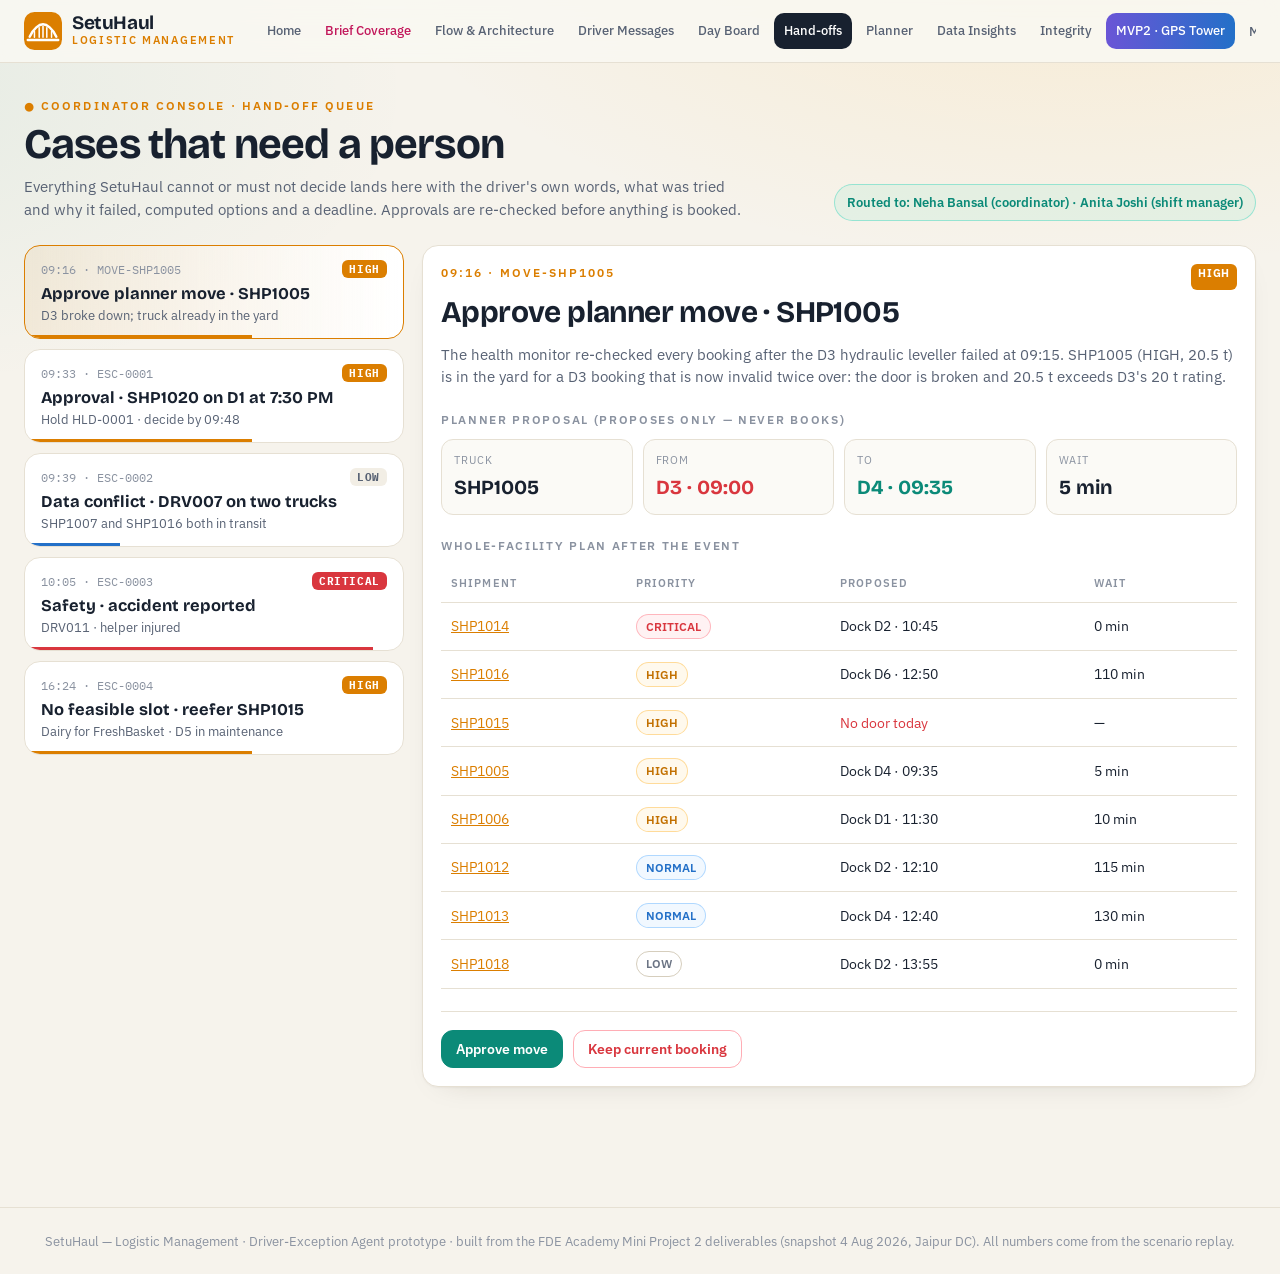
<file: handoffs.html>
<!DOCTYPE html>
<html lang="en"><head><meta charset="utf-8"><meta name="viewport" content="width=device-width,initial-scale=1">
<title>Hand-offs · SetuHaul - Logistic Management</title>
<link rel="preconnect" href="https://fonts.googleapis.com"><link rel="preconnect" href="https://fonts.gstatic.com" crossorigin>
<link href="https://fonts.googleapis.com/css2?family=Bricolage+Grotesque:opsz,wght@12..96,500;12..96,700;12..96,800&family=IBM+Plex+Sans:wght@400;500;600&family=IBM+Plex+Mono:wght@400;500;600&family=Noto+Sans+Devanagari:wght@400;600&display=swap" rel="stylesheet">
<link rel="stylesheet" href="styles.css">
<style>
.q{display:grid;grid-template-columns:380px 1fr;gap:18px;align-items:start}
.list{display:flex;flex-direction:column;gap:10px;position:sticky;top:84px}
.it{display:block;text-align:left;width:100%;border:1px solid var(--line);background:var(--panel);color:var(--text);border-radius:16px;padding:14px 16px;transition:.25s;position:relative;overflow:hidden}
.it:hover{border-color:var(--line2);transform:translateX(3px)}
.it.on{border-color:var(--saffron);background:linear-gradient(90deg,rgba(219,126,0,.08),var(--panel))}
.it.done{opacity:.55}
.it .r1{display:flex;justify-content:space-between;gap:8px;align-items:center;font-size:11.5px;color:var(--dim);font-family:var(--mono)}
.it b{display:block;font-family:var(--display);font-size:16.5px;margin:6px 0 3px}
.it small{color:var(--muted);font-size:12.5px}
.it .bar{position:absolute;left:0;bottom:0;height:3px;background:var(--c,var(--saffron));transition:width 1s linear}
.urg{font-size:10.5px;font-weight:700;letter-spacing:.06em;padding:2px 7px;border-radius:6px}
.urg.CRITICAL{background:var(--coral);color:#fff}.urg.HIGH{background:var(--saffron);color:#fff}.urg.LOW{background:var(--panel2);color:var(--muted)}.urg.MEDIUM{background:var(--blue);color:#fff}
.detail{min-height:600px}
.detail h2{font-size:30px;line-height:1.1;margin:6px 0 10px}
.sec{margin-top:22px}
.sec h4{font-size:12px;letter-spacing:.14em;text-transform:uppercase;color:var(--dim);font-family:var(--sans);font-weight:600;margin-bottom:10px}
.quote{font-size:17px;border-left:3px solid var(--teal);padding:8px 14px;background:rgba(11,138,120,.06);border-radius:0 12px 12px 0}
.facts{display:grid;grid-template-columns:repeat(4,1fr);gap:10px}
.fact{border:1px solid var(--line);border-radius:12px;padding:12px;background:var(--bg2)}
.fact .l{font-size:11px;color:var(--dim);text-transform:uppercase;letter-spacing:.08em}
.fact .v{font-family:var(--display);font-size:20px;font-weight:700;margin-top:4px}
.rec{display:flex;gap:12px;align-items:flex-start;border:1px solid var(--line);border-radius:14px;padding:14px;margin-bottom:10px;cursor:pointer;transition:.2s;background:var(--bg2)}
.rec:hover{border-color:var(--line2)}
.rec.sel{border-color:var(--teal);background:rgba(34,211,182,.07)}
.rec .n{width:28px;height:28px;border-radius:9px;background:var(--panel2);display:grid;place-items:center;font-weight:700;flex:none}
.rec.sel .n{background:var(--teal);color:#fff}
.tried{display:flex;gap:6px;flex-wrap:wrap}
.door{width:64px;padding:8px 0;border-radius:10px;text-align:center;border:1px solid var(--line);font-family:var(--mono);font-size:12px;background:var(--bg2);position:relative}
.door.x{border-color:rgba(255,93,108,.5);color:var(--coral)}
.door.x::after{content:'✕';position:absolute;top:-7px;right:-6px;background:var(--coral);color:#fff;border-radius:50%;width:16px;height:16px;font-size:10px;line-height:16px}
.route{display:flex;align-items:center;gap:10px;flex-wrap:wrap;font-size:13px}
.node{border:1px solid var(--line2);border-radius:12px;padding:8px 12px;background:var(--bg2)}
.node.skip{opacity:.45;text-decoration:line-through;border-style:dashed}
.node.go{border-color:var(--teal);color:var(--teal)}
.actions{display:flex;gap:10px;flex-wrap:wrap;margin-top:22px;padding-top:18px;border-top:1px solid var(--line)}
.count{font-family:var(--display);font-size:34px;font-weight:800}
.steps{display:flex;flex-direction:column;gap:8px;margin-top:14px}
.step{display:flex;gap:10px;align-items:center;font-size:13.5px;opacity:.25;transition:.4s}
.step.on{opacity:1}.step i{width:22px;height:22px;border-radius:50%;border:2px solid var(--line2);display:grid;place-items:center;font-size:11px;font-style:normal;flex:none}
.step.on i{background:var(--teal);border-color:var(--teal);color:#fff}
.step.bad i{background:var(--coral);border-color:var(--coral);color:#fff}
.wa{background:#EFE7DC;border-radius:14px;padding:14px;margin-top:12px}
.wa div{background:#fff;color:#1b2430;padding:9px 12px;border-radius:10px;font-size:13.5px;max-width:520px;font-family:'Noto Sans Devanagari',var(--sans);animation:pop .4s}
@keyframes pop{from{opacity:0;transform:translateY(8px)}to{opacity:1;transform:none}}
.check label{display:flex;gap:10px;align-items:center;padding:10px 12px;border:1px solid var(--line);border-radius:12px;margin-bottom:8px;background:var(--bg2);cursor:pointer;font-size:14px}
.check input{accent-color:var(--teal);width:18px;height:18px}
@media (max-width:1000px){.q{grid-template-columns:1fr}.list{position:static}.facts{grid-template-columns:1fr 1fr}}
</style></head><body>
<main class="wrap">
<div class="page-head"><div><div class="eyebrow">● Coordinator console · hand-off queue</div><h1>Cases that need a person</h1>
<p>Everything SetuHaul cannot or must not decide lands here with the driver's own words, what was tried and why it failed, computed options and a deadline. Approvals are re-checked before anything is booked.</p></div>
<div class="chip ok" style="font-size:13px;padding:8px 12px">Routed to: Neha Bansal (coordinator) · Anita Joshi (shift manager)</div></div>
<div class="q"><aside class="list" id="list"></aside><section class="card detail" id="detail"></section></div>
</main>
<script src="data.js"></script><script src="app.js"></script>
<script>
const E=byId(SH.esc,'escalation_id');
const ITEMS=[
 {id:'move-shp1005',t:'09:16',urg:'HIGH',title:'Approve planner move · SHP1005',sub:'D3 broke down; truck already in the yard',kind:'move',c:'var(--saffron)'},
 {id:'esc-0001',t:'09:33',urg:'HIGH',title:'Approval · SHP1020 on D1 at 7:30 PM',sub:'Hold HLD-0001 · decide by 09:48',kind:'approve',c:'var(--saffron)'},
 {id:'esc-0002',t:'09:39',urg:'LOW',title:'Data conflict · DRV007 on two trucks',sub:'SHP1007 and SHP1016 both in transit',kind:'conflict',c:'var(--blue)'},
 {id:'esc-0003',t:'10:05',urg:'CRITICAL',title:'Safety · accident reported',sub:'DRV011 · helper injured',kind:'safety',c:'var(--coral)'},
 {id:'esc-0004',t:'16:24',urg:'HIGH',title:'No feasible slot · reefer SHP1015',sub:'Dairy for FreshBasket · D5 in maintenance',kind:'noslot',c:'var(--saffron)'},
];
const DONE={};
function list(){const cur=location.hash.slice(1)||ITEMS[0].id;
 $('#list').innerHTML=ITEMS.map(i=>`<button class="it ${i.id===cur?'on':''} ${DONE[i.id]?'done':''}" data-id="${i.id}" style="--c:${i.c}">
  <div class="r1"><span>${i.t} · ${i.id.toUpperCase()}</span><span class="urg ${i.urg}">${DONE[i.id]?'RESOLVED':i.urg}</span></div>
  <b>${i.title}</b><small>${i.sub}</small><span class="bar" style="width:${DONE[i.id]?100:i.urg==='CRITICAL'?92:i.urg==='HIGH'?60:25}%"></span></button>`).join('');
 $$('.it').forEach(b=>b.onclick=()=>location.hash=b.dataset.id);}

function header(i,extra=''){return `<div style="display:flex;justify-content:space-between;gap:10px;flex-wrap:wrap"><div class="eyebrow">${i.t} · ${i.id.toUpperCase()}</div><span class="urg ${i.urg}">${i.urg}</span></div><h2>${i.title}</h2>${extra}`}
function stepsHtml(arr){return `<div class="steps">${arr.map(s=>`<div class="step"><i>✓</i>${s}</div>`).join('')}</div>`}
async function runSteps(box,n,badAt){const st=$$('.step',box);for(let k=0;k<st.length;k++){await sleep(520);st[k].classList.add('on');if(k===badAt){st[k].classList.add('bad');st[k].querySelector('i').textContent='!'}}}

const VIEW={
move(i){const h=SH.log.find(e=>/proposal after the dock event/.test(e.title||''));const p=h.detail.proposal;
 return header(i,`<p class="muted">The health monitor re-checked every booking after the D3 hydraulic leveller failed at 09:15. SHP1005 (HIGH, 20.5 t) is in the yard for a D3 booking that is now invalid twice over: the door is broken and 20.5 t exceeds D3's 20 t rating.</p>`)+
 `<div class="sec"><h4>Planner proposal (proposes only — never books)</h4><div class="facts">
  <div class="fact"><div class="l">Truck</div><div class="v">SHP1005</div></div><div class="fact"><div class="l">From</div><div class="v" style="color:var(--coral)">D3 · 09:00</div></div>
  <div class="fact"><div class="l">To</div><div class="v" style="color:var(--teal)">D4 · ${p.SHP1005.start}</div></div><div class="fact"><div class="l">Wait</div><div class="v">${p.SHP1005.wait_min} min</div></div></div></div>
 <div class="sec"><h4>Whole-facility plan after the event</h4><table class="t"><tr><th>Shipment</th><th>Priority</th><th>Proposed</th><th>Wait</th></tr>
  ${h.detail.order.map(s=>`<tr><td><a href="#" onclick="shipmentDrawer('${s}');return false" style="color:var(--saffron)">${s}</a></td><td>${prioChip(SHIP[s].priority_code)}</td><td>${p[s]?`Dock ${p[s].dock} · ${p[s].start}`:'<span style="color:var(--coral)">No door today</span>'}</td><td>${p[s]?p[s].wait_min+' min':'—'}</td></tr>`).join('')}</table></div>
 <div id="res"></div>
 <div class="actions"><button class="btn ok" id="ap">Approve move</button><button class="btn bad" id="rj">Keep current booking</button></div>`},
approve(i){const h=E['ESC-0001'].handoff;
 return header(i,`<p class="muted">Sandeep Meena (DRV004) asked for a later evening slot in Hindi. Starts after 21:00 need approval, and here the records also show the same vehicle on another trip (SHP1004 is at the gate now) — a data conflict, so a person decides. A hold protects the slot until the deadline.</p>`)+
 `<div class="sec"><h4>Driver said</h4><div class="quote" style="font-family:'Noto Sans Devanagari'">“शाम वाला” <span class="muted" style="font-size:13px">[the evening one] · then “1”</span></div></div>
 <div class="sec"><div class="facts"><div class="fact"><div class="l">Slot held</div><div class="v">D1 · 19:30</div></div><div class="fact"><div class="l">Unload</div><div class="v">19:30–20:30</div></div>
 <div class="fact"><div class="l">Rule triggered</div><div class="v" style="font-size:14px">Vehicle busy on SHP1004</div></div><div class="fact"><div class="l">Decide by</div><div class="v count" id="cd">15:00</div></div></div></div>
 <div class="sec"><h4>If no decision</h4><p class="muted" style="margin:0">${esc(h.if_no_decision)}</p></div>
 <div id="res"></div>
 <div class="actions"><button class="btn ok" id="ap">Approve D1 · 7:30 PM</button><button class="btn bad" id="rj">Reject</button></div>`},
conflict(i){const h=E['ESC-0002'].handoff;
 return header(i,`<p class="muted">${esc(h.conflict)}. One of those ETAs cannot be true, and the plan relies on both. SetuHaul lowers its confidence in both, keeps booking SHP1016 (it is non-blocking) and asks a person.</p>`)+
 `<div class="sec"><h4>Trips on DRV007 Nitin Patil</h4><div class="facts">${h.trips.map(s=>`<div class="fact"><div class="l">${s} · ${SHIP[s].priority_code}</div><div class="v" style="font-size:16px">${esc(SHIP[s].origin_city)} → Jaipur</div><div class="muted" style="font-size:12px">${VEH[SHIP[s].vehicle_id].registration_number} · ETA ${ampm(tsMin(SHIP[s].latest_eta_ts))}</div></div>`).join('')}
 <div class="fact" style="grid-column:span 2"><div class="l">Knock-on risk</div><div style="font-size:13px;margin-top:6px">At 10:15 the monitor flags SHP1013 (D1 11:30) as at risk: SHP1007 is booked just before it. If SHP1007 arrives at the last minute, SHP1013 starts ~40 min late.</div></div></div></div>
 <div class="sec"><h4>${esc(h.asked)}</h4><div class="check" id="cf"><label><input type="radio" name="c" value="a">DRV007 is driving SHP1016 (heavy). Find out who drives SHP1007.</label><label><input type="radio" name="c" value="b">DRV007 is driving SHP1007. Mark SHP1016's ETA unreliable and call the carrier.</label><label><input type="radio" name="c" value="c">Unknown — ask carrier CAR004's dispatcher, keep both flagged.</label></div></div>
 <div id="res"></div><div class="actions"><button class="btn ok" id="ap">Record answer</button></div>`},
safety(i){const h=E['ESC-0003'].handoff;
 return header(i,`<p class="muted">Safety words stopped all scheduling talk at once. The driver was told to call 112 if anyone is hurt, and the shift manager was paged by phone — not e-mail — with a 5-minute response target.</p>`)+
 `<div class="sec"><h4>Driver said (Hinglish)</h4><div class="quote">“${esc(h.driver_said)}”<div class="muted" style="font-size:13px;margin-top:4px">[brother, there's been an accident, my helper is hurt, I've pulled the truck to the side]</div></div></div>
 <div class="sec"><h4>Routing</h4><div class="route"><span class="node">Safety words detected</span>→<span class="node go">Anita Joshi · Shift manager</span>→<span class="node">Phone call + WhatsApp</span>→<span class="node">SLA 10:10</span></div></div>
 <div class="sec"><h4>Agent already did</h4><p style="margin:0">${esc(h.agent_action)}</p></div>
 <div class="sec"><h4>Shift manager checklist</h4><div class="check" id="ck">${['Called the driver back (+91-9000010011)','Confirmed everyone is safe / 112 called if injured','Told carrier CAR003 and the consignee','Released any booking for this truck (none today)'].map(x=>`<label><input type="checkbox">${x}</label>`).join('')}</div></div>
 <div id="res"></div><div class="actions"><button class="btn ok" id="ap" disabled>Close safety case</button></div>`},
noslot(i){const h=E['ESC-0004'].handoff;const al=SH.log.find(e=>/reefer booking APT1015A/.test(e.title||''));
 return header(i,`<p class="muted">SetuHaul never invents a slot. With D5 (the only reefer door) in maintenance from 18:00, no reefer start fits before the facility closes. The full record went to Neha Bansal; the night-shift address that bounces was skipped.</p>`)+
 `<div class="sec" style="padding:14px 16px;border-radius:14px;border:1px solid rgba(255,176,32,.4);background:rgba(255,176,32,.06)"><b style="color:var(--saffron)">⏱ Warned 7 hours earlier</b><div style="font-size:13.5px;margin-top:4px">${esc(al.detail.why)}</div></div>
 <div class="sec"><h4>Driver said · 16:24</h4><div class="quote">“${esc(h.driver_said)}”</div></div>
 <div class="sec"><div class="facts"><div class="fact"><div class="l">ETA (driver)</div><div class="v">18:30 · ${h.eta.confidence}</div></div><div class="fact"><div class="l">Ready for dock</div><div class="v">${h.eta.release.slice(11,16)}</div></div>
 <div class="fact"><div class="l">Current booking</div><div class="v" style="color:var(--coral)">D5 · 17:00</div></div><div class="fact"><div class="l">Load</div><div class="v" style="font-size:16px">Dairy · 15 t ❄</div></div></div></div>
 <div class="sec"><h4>Every door tried</h4><div class="tried">${['D1','D2','D3','D4','D6'].map(d=>`<div class="door x" title="REEFER_DOCK_REQUIRED">${d}</div>`).join('')}<div class="door x" title="maintenance" style="border-color:var(--ice);color:var(--ice)">D5</div></div>
 <div class="muted" style="font-size:12.5px;margin-top:8px">${h.why_no_slot.map(esc).join(' · ')} · 5 standard/heavy doors rejected: reefer dock required</div></div>
 <div class="sec"><h4>Routing</h4><div class="route"><span class="node skip">OM004 night-shift mailbox (failed channel)</span>→<span class="node go">Neha Bansal · e-mail + dashboard</span>→<span class="node">Respond by 16:39</span></div></div>
 <div class="sec"><h4>Computed options — choose one</h4><div id="recs">${h.recommendations.map((r,k)=>`<div class="rec" data-k="${k}"><span class="n">${k+1}</span><div>${esc(r)}</div></div>`).join('')}</div></div>
 <div id="res"></div><div class="actions"><button class="btn ok" id="ap" disabled>Send decision</button><a class="btn" href="driver.html#c14">See the driver chat</a></div>`}
};
const ACT={
move(){$('#ap').onclick=async()=>{$('#ap').disabled=$('#rj').disabled=true;$('#res').innerHTML=`<div class="sec"><h4>Booking transaction</h4>${stepsHtml(['BEGIN IMMEDIATE — write lock taken','Re-check feasibility now, lock held','Cancel APT1005 (D3) · Rescheduled','Insert booking · overlap trigger passes','Confirmed APT-N0002 · D4 at 09:35 · driver and yard told'])}</div>`;await runSteps($('#res'));DONE['move-shp1005']=1;list();toast('Moved SHP1005 to D4 · APT-N0002')};
 $('#rj').onclick=()=>{toast('Kept current booking — note: it breaks D3 weight and breakdown rules','⚠')}},
approve(){let s=15*60;const tm=setInterval(()=>{s-=7;if(s<=0||DONE['esc-0001']){clearInterval(tm);return}const el=$('#cd');if(!el){clearInterval(tm);return}el.textContent=String(Math.floor(s/60)).padStart(2,'0')+':'+String(s%60).padStart(2,'0')},100);
 $('#ap').onclick=async()=>{clearInterval(tm);$('#ap').disabled=$('#rj').disabled=true;$('#res').innerHTML=`<div class="sec"><h4>Approval is re-checked before booking</h4>${stepsHtml(['Hold HLD-0001 still live (deadline 09:48)','Re-run 15-point feasibility with driver limits','Cancel APT1020 (D2 18:00) · Rescheduled','Confirmed APT-N0007 · D1 at 19:30','Driver notified in Hindi'])}<div class="wa" id="wa" hidden><div>पक्का हो गया: कोऑर्डिनेटर ने Jaipur DC, डॉक D1, 7:30 PM मंज़ूर कर दिया। गेट पर 7:15 PM तक पहुँचिए। रेफ़ APT-N0007।</div></div></div>`;await runSteps($('#res'));$('#wa').hidden=false;DONE['esc-0001']=1;list();toast('Approved · APT-N0007 confirmed')};
 $('#rj').onclick=async()=>{clearInterval(tm);$('#ap').disabled=$('#rj').disabled=true;$('#res').innerHTML=`<div class="sec">${stepsHtml(['Hold HLD-0001 released','Slot D1 19:30 back in the pool','Driver told and re-offered fresh options'])}</div>`;await runSteps($('#res'));DONE['esc-0001']=1;list();toast('Rejected · hold released')}},
conflict(){$('#ap').onclick=()=>{const v=$('input[name=c]:checked');if(!v){toast('Pick an answer first','!');return}DONE['esc-0002']=1;list();$('#res').innerHTML=`<div class="sec" style="color:var(--teal)">✓ Recorded. Confidence on the other trip stays LOW until confirmed; the monitor keeps watching SHP1013's 11:30 booking.</div>`;toast('Answer recorded on ESC-0002')}},
safety(){const cks=$$('#ck input');cks.forEach(c=>c.onchange=()=>{$('#ap').disabled=!cks.every(x=>x.checked)});$('#ap').onclick=()=>{DONE['esc-0003']=1;list();$('#res').innerHTML='<div class="sec" style="color:var(--teal)">✓ Safety case closed by Anita Joshi. Scheduling for DRV011 stays suspended until a person re-opens it.</div>';toast('Safety case closed')}},
noslot(){let pick=null;$$('.rec').forEach(r=>r.onclick=()=>{$$('.rec').forEach(x=>x.classList.remove('sel'));r.classList.add('sel');pick=+r.dataset.k;$('#ap').disabled=false});
 $('#ap').onclick=async()=>{const msgs=['Good news: maintenance on Dock D5 now starts at 7:55 PM. Your reefer can unload 6:45–7:45 PM. Please be at the gate by 6:30 PM.','No reefer dock is free tonight. Please park in the yard with the reefer unit running; you will get the first reefer slot tomorrow. We are checking your e-way bill validity.','Please hold position — we are checking a reefer door at SetuHaul Gurugram Cross-Dock (closes 21:00). The coordinator will call you with the route.'];
  $('#ap').disabled=true;$('#res').innerHTML=`<div class="sec"><h4>Decision sent</h4>${stepsHtml(['Decision logged on ESC-0004 by Neha Bansal',pick===0?'Maintenance team asked to move D5 start to 19:55':pick===1?'Overnight hold recorded · e-way bill check task created':'Gurugram coordinator Rohit Arora asked for D3 · road time to confirm','Driver message queued in the outbox'])}<div class="wa" id="wa" hidden><div>${msgs[pick]}</div></div></div>`;await runSteps($('#res'));$('#wa').hidden=false;DONE['esc-0004']=1;list();toast('Decision sent to Mohammed Salim')}}
};
function route(){const id=location.hash.slice(1)||ITEMS[0].id;const i=ITEMS.find(x=>x.id===id)||ITEMS[0];list();const d=$('#detail');d.style.opacity=0;d.style.transform='translateY(8px)';
 setTimeout(()=>{d.innerHTML=VIEW[i.kind](i);ACT[i.kind]();d.style.transition='.35s';d.style.opacity=1;d.style.transform='none'},120)}
addEventListener('hashchange',route);route();
</script></body></html>
</file>
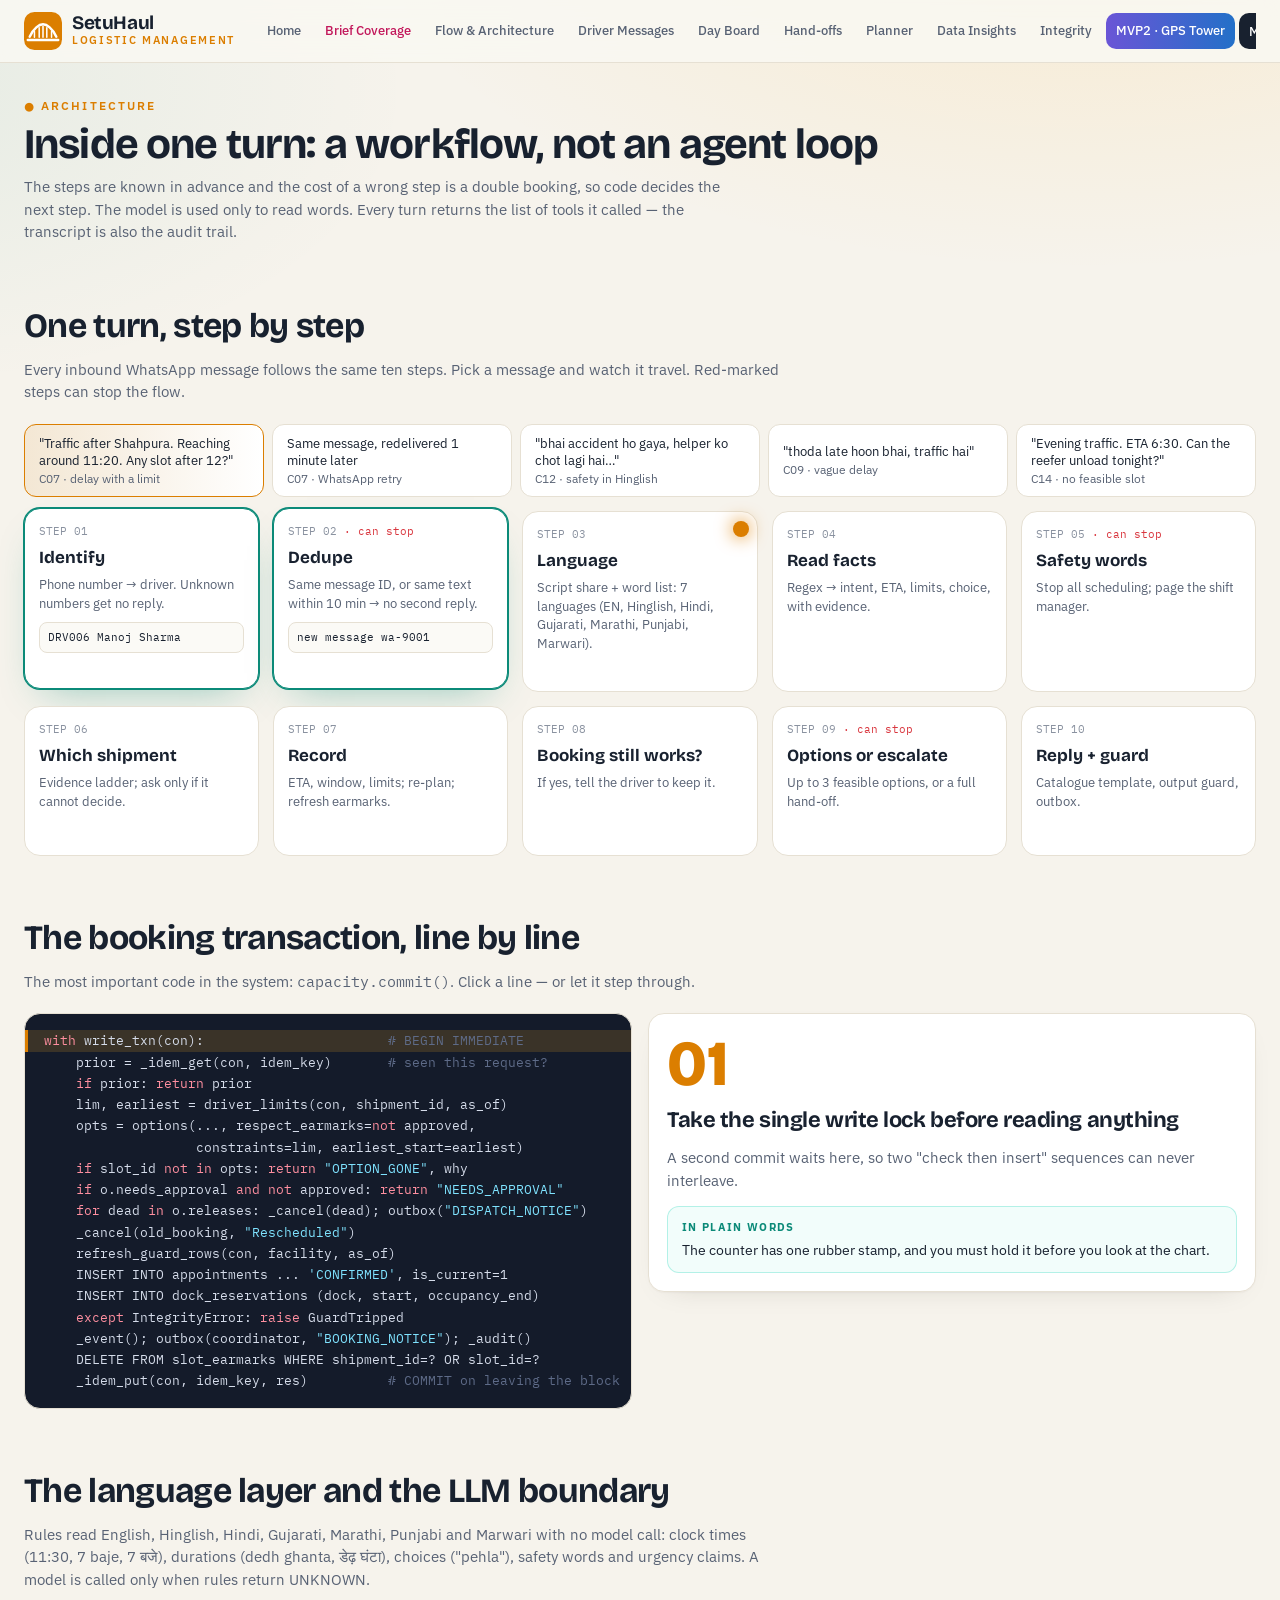
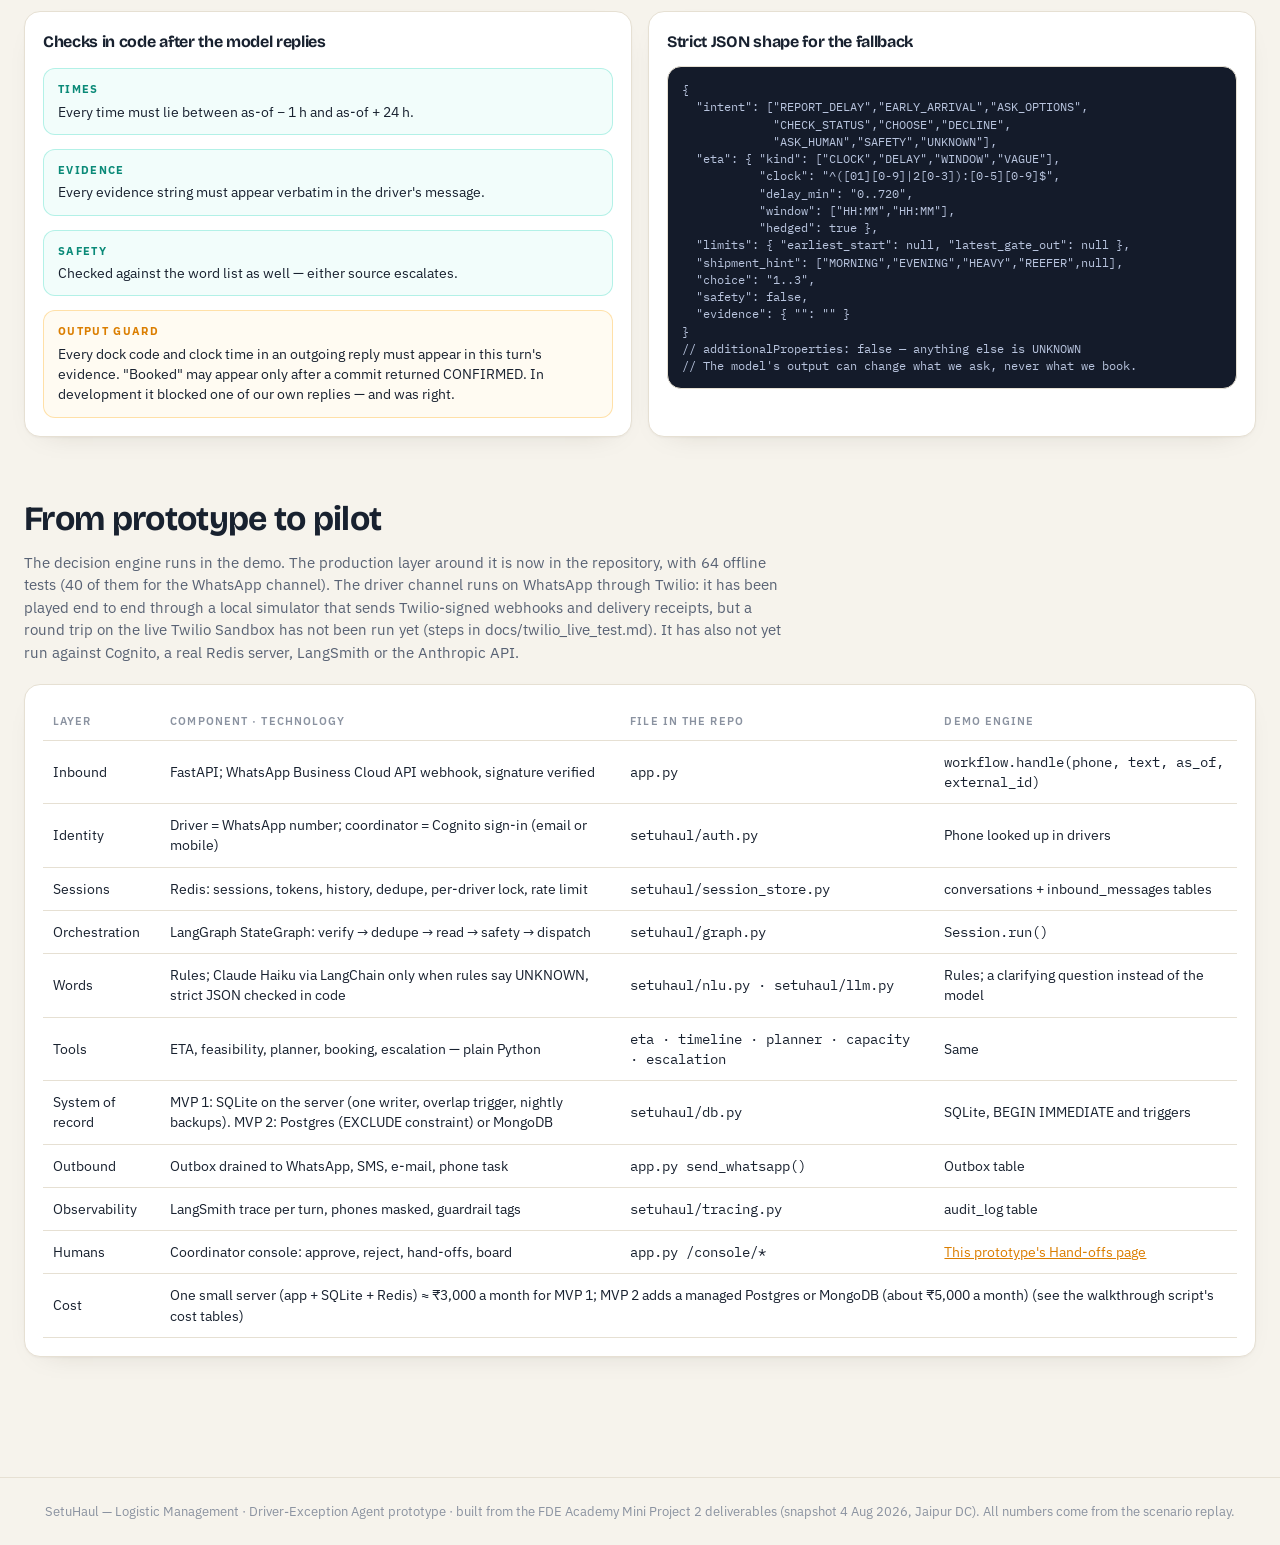
<file: how.html>
<!DOCTYPE html>
<html lang="en"><head><meta charset="utf-8"><meta name="viewport" content="width=device-width,initial-scale=1">
<title>How it works · SetuHaul - Logistic Management</title>
<link rel="preconnect" href="https://fonts.googleapis.com"><link rel="preconnect" href="https://fonts.gstatic.com" crossorigin>
<link href="https://fonts.googleapis.com/css2?family=Bricolage+Grotesque:opsz,wght@12..96,500;12..96,700;12..96,800&family=IBM+Plex+Sans:wght@400;500;600&family=IBM+Plex+Mono:wght@400;500;600&display=swap" rel="stylesheet">
<link rel="stylesheet" href="styles.css">
<style>
.sec-t{font-size:clamp(24px,2.8vw,34px);margin:56px 0 8px}
.sec-p{color:var(--muted);max-width:760px;margin:0 0 20px}
.pick{display:grid;grid-template-columns:repeat(5,1fr);gap:8px;margin-bottom:14px}
.pick button{border:1px solid var(--line);background:var(--panel);color:var(--text);border-radius:12px;padding:10px 14px;text-align:left;font-size:13px}
.pick button.on{border-color:var(--saffron);background:linear-gradient(90deg,rgba(219,126,0,.1),var(--panel))}
.pick button small{display:block;color:var(--muted);font-size:11.5px;margin-top:2px}
.flow{position:relative;display:grid;grid-template-columns:repeat(5,1fr);gap:14px 14px}
.node{position:relative;border:1px solid var(--line);border-radius:16px;padding:14px;background:var(--panel);min-height:150px;transition:.4s}
.node .n{font-family:var(--mono);font-size:11px;color:var(--dim)}
.node b{display:block;font-family:var(--display);font-size:17px;margin:6px 0 4px}
.node p{margin:0;font-size:12.5px;color:var(--muted)}
.node .out{margin-top:10px;font-family:var(--mono);font-size:11px;padding:6px 8px;border-radius:8px;background:var(--bg2);border:1px solid var(--line);opacity:0;transform:translateY(4px);transition:.35s;word-break:break-word}
.node.on{border-color:var(--teal);box-shadow:0 0 0 1px var(--teal),0 18px 40px -20px rgba(11,138,120,.45);transform:translateY(-3px)}
.node.on .out{opacity:1;transform:none}
.node.stop{border-color:var(--coral);box-shadow:0 0 0 1px var(--coral)}
.node.red .n::after{content:' · can stop';color:var(--coral)}
.node.skip{opacity:.3}
.pkt{position:absolute;width:16px;height:16px;border-radius:50%;background:var(--saffron);box-shadow:0 0 18px var(--saffron);z-index:5;transition:left .5s cubic-bezier(.5,0,.2,1),top .5s cubic-bezier(.5,0,.2,1);pointer-events:none;opacity:0}
.txn{display:grid;grid-template-columns:1fr 1fr;gap:16px;align-items:start}
.code{color:#D5DCEA;font-family:var(--mono);font-size:12.5px;background:#141B2A;border:1px solid var(--line);border-radius:16px;padding:16px 0;overflow:auto;line-height:1.7}
.code div{padding:0 16px;white-space:pre;cursor:pointer;transition:.2s;border-left:3px solid transparent}
.code div:hover{background:rgba(255,255,255,.03)}
.code div.on{background:rgba(255,176,32,.16);border-left-color:var(--saffron)}
.code .c{color:#5E6B88}.code .k{color:#FF8FA0}.code .s{color:#7FE3FF}
.explain{position:sticky;top:90px}
.explain .num{font-family:var(--display);font-size:64px;font-weight:800;color:var(--saffron);line-height:1}
.explain h3{font-size:22px;margin:8px 0 10px}
.plain{margin-top:14px;padding:12px 14px;border-radius:12px;background:rgba(34,211,182,.06);border:1px solid rgba(34,211,182,.3);font-size:13.5px}
.plain b{color:var(--teal);font-size:11px;letter-spacing:.12em;display:block;margin-bottom:4px}
.lay3{display:grid;grid-template-columns:1fr 1fr;gap:16px}
pre.schema{font-family:var(--mono);font-size:11.5px;background:#141B2A;border:1px solid var(--line);border-radius:14px;padding:14px;overflow:auto;max-height:360px;margin:0;color:#B8C4DE}
@media (max-width:1000px){.pick{grid-template-columns:1fr 1fr}.flow{grid-template-columns:1fr 1fr}.txn,.lay3{grid-template-columns:1fr}.explain{position:static}}
</style></head><body>
<main class="wrap">
<div class="page-head"><div><div class="eyebrow">● Architecture</div><h1>Inside one turn: a workflow, not an agent loop</h1>
<p>The steps are known in advance and the cost of a wrong step is a double booking, so code decides the next step. The model is used only to read words. Every turn returns the list of tools it called — the transcript is also the audit trail.</p></div></div>

<h2 class="sec-t">One turn, step by step</h2>
<p class="sec-p">Every inbound WhatsApp message follows the same ten steps. Pick a message and watch it travel. Red-marked steps can stop the flow.</p>
<div class="pick" id="pick"></div>
<div class="flow" id="flow"><div class="pkt" id="pkt"></div></div>

<h2 class="sec-t">The booking transaction, line by line</h2>
<p class="sec-p">The most important code in the system: <span class="mono">capacity.commit()</span>. Click a line — or let it step through.</p>
<div class="txn"><div class="code" id="code"></div><div class="card explain" id="ex"></div></div>

<h2 class="sec-t">The language layer and the LLM boundary</h2>
<p class="sec-p">Rules read English, Hinglish, Hindi, Gujarati, Marathi, Punjabi and Marwari with no model call: clock times (11:30, 7 baje, 7 बजे), durations (dedh ghanta, डेढ़ घंटा), choices ("pehla"), safety words and urgency claims. A model is called only when rules return UNKNOWN.</p>
<div class="lay3">
  <div class="card"><h3>Checks in code after the model replies</h3>
   <div class="plain"><b>TIMES</b>Every time must lie between as-of − 1 h and as-of + 24 h.</div>
   <div class="plain"><b>EVIDENCE</b>Every evidence string must appear verbatim in the driver's message.</div>
   <div class="plain"><b>SAFETY</b>Checked against the word list as well — either source escalates.</div>
   <div class="plain" style="background:rgba(255,176,32,.06);border-color:rgba(255,176,32,.35)"><b style="color:var(--saffron)">OUTPUT GUARD</b>Every dock code and clock time in an outgoing reply must appear in this turn's evidence. "Booked" may appear only after a commit returned CONFIRMED. In development it blocked one of our own replies — and was right.</div></div>
  <div class="card"><h3>Strict JSON shape for the fallback</h3><pre class="schema">{
  "intent": ["REPORT_DELAY","EARLY_ARRIVAL","ASK_OPTIONS",
             "CHECK_STATUS","CHOOSE","DECLINE",
             "ASK_HUMAN","SAFETY","UNKNOWN"],
  "eta": { "kind": ["CLOCK","DELAY","WINDOW","VAGUE"],
           "clock": "^([01][0-9]|2[0-3]):[0-5][0-9]$",
           "delay_min": "0..720",
           "window": ["HH:MM","HH:MM"],
           "hedged": true },
  "limits": { "earliest_start": null, "latest_gate_out": null },
  "shipment_hint": ["MORNING","EVENING","HEAVY","REEFER",null],
  "choice": "1..3",
  "safety": false,
  "evidence": { "<field>": "<exact words from the message>" }
}
// additionalProperties: false — anything else is UNKNOWN
// The model's output can change what we ask, never what we book.</pre></div>
</div>

<h2 class="sec-t">From prototype to pilot</h2>
<p class="sec-p">The decision engine runs in the demo. The production layer around it is now in the repository, with 64 offline tests (40 of them for the WhatsApp channel). The driver channel runs on WhatsApp through Twilio: it has been played end to end through a local simulator that sends Twilio-signed webhooks and delivery receipts, but a round trip on the live Twilio Sandbox has not been run yet (steps in docs/twilio_live_test.md). It has also not yet run against Cognito, a real Redis server, LangSmith or the Anthropic API.</p>
<div class="card"><table class="t"><tr><th>Layer</th><th>Component · technology</th><th>File in the repo</th><th>Demo engine</th></tr>
<tr><td>Inbound</td><td>FastAPI; WhatsApp Business Cloud API webhook, signature verified</td><td class="mono">app.py</td><td class="mono">workflow.handle(phone, text, as_of, external_id)</td></tr>
<tr><td>Identity</td><td>Driver = WhatsApp number; coordinator = Cognito sign-in (email or mobile)</td><td class="mono">setuhaul/auth.py</td><td>Phone looked up in drivers</td></tr>
<tr><td>Sessions</td><td>Redis: sessions, tokens, history, dedupe, per-driver lock, rate limit</td><td class="mono">setuhaul/session_store.py</td><td>conversations + inbound_messages tables</td></tr>
<tr><td>Orchestration</td><td>LangGraph StateGraph: verify → dedupe → read → safety → dispatch</td><td class="mono">setuhaul/graph.py</td><td class="mono">Session.run()</td></tr>
<tr><td>Words</td><td>Rules; Claude Haiku via LangChain only when rules say UNKNOWN, strict JSON checked in code</td><td class="mono">setuhaul/nlu.py · setuhaul/llm.py</td><td>Rules; a clarifying question instead of the model</td></tr>
<tr><td>Tools</td><td>ETA, feasibility, planner, booking, escalation — plain Python</td><td class="mono">eta · timeline · planner · capacity · escalation</td><td>Same</td></tr>
<tr><td>System of record</td><td>MVP 1: SQLite on the server (one writer, overlap trigger, nightly backups). MVP 2: Postgres (EXCLUDE constraint) or MongoDB</td><td class="mono">setuhaul/db.py</td><td>SQLite, BEGIN IMMEDIATE and triggers</td></tr>
<tr><td>Outbound</td><td>Outbox drained to WhatsApp, SMS, e-mail, phone task</td><td class="mono">app.py send_whatsapp()</td><td>Outbox table</td></tr>
<tr><td>Observability</td><td>LangSmith trace per turn, phones masked, guardrail tags</td><td class="mono">setuhaul/tracing.py</td><td>audit_log table</td></tr>
<tr><td>Humans</td><td>Coordinator console: approve, reject, hand-offs, board</td><td class="mono">app.py /console/*</td><td><a href="handoffs.html" style="color:var(--saffron)">This prototype's Hand-offs page</a></td></tr>
<tr><td>Cost</td><td colspan="3">One small server (app + SQLite + Redis) ≈ ₹3,000 a month for MVP 1; MVP 2 adds a managed Postgres or MongoDB (about ₹5,000 a month) (see the walkthrough script's cost tables)</td></tr></table></div>
</main>
<script src="data.js"></script><script src="app.js"></script>
<script>
const STEPS=[['Identify','Phone number → driver. Unknown numbers get no reply.',0],['Dedupe','Same message ID, or same text within 10 min → no second reply.',1],['Language','Script share + word list: 7 languages (EN, Hinglish, Hindi, Gujarati, Marathi, Punjabi, Marwari).',0],['Read facts','Regex → intent, ETA, limits, choice, with evidence.',0],['Safety words','Stop all scheduling; page the shift manager.',1],['Which shipment','Evidence ladder; ask only if it cannot decide.',0],['Record','ETA, window, limits; re-plan; refresh earmarks.',0],['Booking still works?','If yes, tell the driver to keep it.',0],['Options or escalate','Up to 3 feasible options, or a full hand-off.',1],['Reply + guard','Catalogue template, output guard, outbox.',0]];
const MSGS={
 c07:{lbl:'"Traffic after Shahpura. Reaching around 11:20. Any slot after 12?"',sub:'C07 · delay with a limit',out:['DRV006 Manoj Sharma','new message wa-9001','en','REPORT_DELAY · ETA 11:20 · earliest 12:00','none','SHP1006 (the trip you are driving)','ETA 11:20 MEDIUM recorded','CERTAIN_MISS on D4 10:00','3 options: D4 12:40, D2 1:00, D1 2:00','guard ✓ → outbox'],stop:null},
 dup:{lbl:'Same message, redelivered 1 minute later',sub:'C07 · WhatsApp retry',out:['DRV006 Manoj Sharma','SUPPRESSED — same as wa-9001'],stop:1},
 c12:{lbl:'"bhai accident ho gaya, helper ko chot lagi hai…"',sub:'C12 · safety in Hinglish',out:['DRV011 Ramesh Choudhary','new message','hi-Latn (Hinglish)','intent SAFETY · evidence "accident", "chot"','ESC-0003 → Anita Joshi, phone + WhatsApp'],stop:4},
 c09:{lbl:'"thoda late hoon bhai, traffic hai"',sub:'C09 · vague delay',out:['DRV010 Deepak Saini','new message','hi-Latn (Hinglish)','REPORT_DELAY · ETA VAGUE','none','SHP1010 · then ask: "kitne baje?"'],stop:5,ask:true},
 c14:{lbl:'"Evening traffic. ETA 6:30. Can the reefer unload tonight?"',sub:'C14 · no feasible slot',out:['DRV015 Mohammed Salim','new message','en','REPORT_DELAY · ETA 18:30','none','SHP1015 (reefer)','ETA 18:30 HIGH recorded','CERTAIN_MISS on D5 17:00','0 options → ESC-0004 hand-off','guard ✓ → "don\'t go to the dock"'],stop:null}
};
$('#flow').insertAdjacentHTML('beforeend',STEPS.map((s,i)=>`<div class="node ${s[2]?'red':''}" id="n${i}"><div class="n">STEP ${String(i+1).padStart(2,'0')}</div><b>${s[0]}</b><p>${s[1]}</p><div class="out"></div></div>`).join(''));
$('#pick').innerHTML=Object.entries(MSGS).map(([k,m])=>`<button data-k="${k}">${esc(m.lbl)}<small>${m.sub}</small></button>`).join('');
let run=0;
async function play(k){const id=++run,m=MSGS[k];$$('#pick button').forEach(b=>b.classList.toggle('on',b.dataset.k===k));
  $$('.node').forEach(n=>{n.classList.remove('on','stop','skip');n.querySelector('.out').textContent=''});const p=$('#pkt');p.style.opacity=1;
  for(let i=0;i<STEPS.length;i++){if(id!==run)return;const n=$('#n'+i);p.style.left=(n.offsetLeft+n.offsetWidth-24)+'px';p.style.top=(n.offsetTop+10)+'px';await sleep(420);if(id!==run)return;
    if(i<m.out.length){n.classList.add('on');n.querySelector('.out').textContent=m.out[i]}
    if(m.stop===i){n.classList.add('stop');for(let j=i+1;j<STEPS.length;j++)$('#n'+j).classList.add('skip');p.style.background='var(--coral)';await sleep(300);p.style.opacity=0;p.style.background='';return}
    await sleep(280)}
  p.style.opacity=0}
$$('#pick button').forEach(b=>b.onclick=()=>play(b.dataset.k));
new IntersectionObserver((es,o)=>{if(es[0].isIntersecting){play('c07');o.disconnect()}},{threshold:.3}).observe($('#flow'));
// transaction
const CODE=[
 [1,'<span class="k">with</span> write_txn(con):                       <span class="c"># BEGIN IMMEDIATE</span>'],
 [2,'    prior = _idem_get(con, idem_key)       <span class="c"># seen this request?</span>'],
 [2,'    <span class="k">if</span> prior: <span class="k">return</span> prior'],
 [6,'    lim, earliest = driver_limits(con, shipment_id, as_of)'],
 [7,'    opts = options(..., respect_earmarks=<span class="k">not</span> approved,'],
 [7,'                   constraints=lim, earliest_start=earliest)'],
 [8,'    <span class="k">if</span> slot_id <span class="k">not in</span> opts: <span class="k">return</span> <span class="s">"OPTION_GONE"</span>, why'],
 [9,'    <span class="k">if</span> o.needs_approval <span class="k">and not</span> approved: <span class="k">return</span> <span class="s">"NEEDS_APPROVAL"</span>'],
 [10,'    <span class="k">for</span> dead <span class="k">in</span> o.releases: _cancel(dead); outbox(<span class="s">"DISPATCH_NOTICE"</span>)'],
 [11,'    _cancel(old_booking, <span class="s">"Rescheduled"</span>)'],
 [12,'    refresh_guard_rows(con, facility, as_of)'],
 [13,'    INSERT INTO appointments ... <span class="s">\'CONFIRMED\'</span>, is_current=1'],
 [14,'    INSERT INTO dock_reservations (dock, start, occupancy_end)'],
 [15,'    <span class="k">except</span> IntegrityError: <span class="k">raise</span> GuardTripped'],
 [16,'    _event(); outbox(coordinator, <span class="s">"BOOKING_NOTICE"</span>); _audit()'],
 [17,'    DELETE FROM slot_earmarks WHERE shipment_id=? OR slot_id=?'],
 [5,'    _idem_put(con, idem_key, res)          <span class="c"># COMMIT on leaving the block</span>']];
const EX={1:['Take the single write lock before reading anything','A second commit waits here, so two "check then insert" sequences can never interleave.','The counter has one rubber stamp, and you must hold it before you look at the chart.'],
 2:['Look up the idempotency key (the WhatsApp message ID)','WhatsApp redelivers webhooks; networks retry. The same tap must not book twice.','If the passenger shows the same token twice, give back the same ticket.'],
 5:['All or nothing','The key is stored inside the same transaction. Any exception rolls back everything — no half-made booking.','Either the whole ticket is issued or none of it.'],
 6:['Read the driver\'s stored limits','"Leave by 13:30" from an earlier message still applies; a swap or approval cannot break it.','The note the passenger gave earlier is pinned to the file.'],
 7:['Re-run the full feasibility check, now, with the lock held','The option may be 10 minutes old. A breakdown, another booking or an earmark may have appeared since.','Check the chart again just before stamping.'],
 8:['Refuse with a reason code','Taken, held, protected or no longer fits — the driver gets a plain reason and fresh options in the same reply.','"Sorry, that berth just went; here are three others."'],
 9:['Stop if a rule needs a person','Start after 21:00, or a data conflict: the workflow creates a hold with a deadline instead.','Some tickets need the station master\'s signature.'],
 10:['Release dead bookings and tell their dispatcher','A booking whose truck certainly cannot arrive must not block a truck that can use the slot.','An empty reserved seat on a departed train is released, and the agent is told.'],
 11:['Retire the old booking','Keeps "one current active booking per shipment" true.','Cancel the old ticket before issuing the new one.'],
 12:['Refresh the busy intervals','Trucks in docks, kept bookings, dock events — the trigger checks against up-to-date reality, including overruns.','Update the chart with who is still sitting in the seats.'],
 13:['Insert the booking — guard triggers run','Wrong door, overweight load, closed slot or cancelled shipment: the database still refuses even if the code has a bug.','A second clerk checks the stamp.'],
 14:['Insert the time interval — overlap trigger runs','Two blocks clash if each starts before the other ends. If they would overlap on one door, the database refuses.','10:00–11:00 and 10:50–11:30 clash; 10:00–11:00 and 11:00–11:30 do not.'],
 15:['A tripped guard becomes a clean refusal','The driver never sees a raw database error.','"Just taken" — never a stack trace.'],
 16:['Record, notify, audit — inside the transaction','Nothing is sent outside a transaction; the outbox only drains committed messages.','The ticket stub, the station log and the agent\'s copy are written together.'],
 17:['Clear the earmarks','The protected capacity has been used by the truck it was protecting.','The reserved sign comes off the seat.']};
$('#code').innerHTML=CODE.map((c,i)=>`<div data-i="${i}">${c[1]}</div>`).join('');
function showLine(i){$$('#code div').forEach(d=>d.classList.toggle('on',+d.dataset.i===i));const k=CODE[i][0],e=EX[k];
  $('#ex').innerHTML=`<div class="num">${String(k).padStart(2,'0')}</div><h3>${e[0]}</h3><p class="muted" style="margin:0">${e[1]}</p><div class="plain"><b>IN PLAIN WORDS</b>${e[2]}</div>`}
let li=0,auto=setInterval(()=>{showLine(li);li=(li+1)%CODE.length},3200);showLine(0);
$$('#code div').forEach(d=>d.onclick=()=>{clearInterval(auto);showLine(+d.dataset.i)});
</script></body></html>
</file>
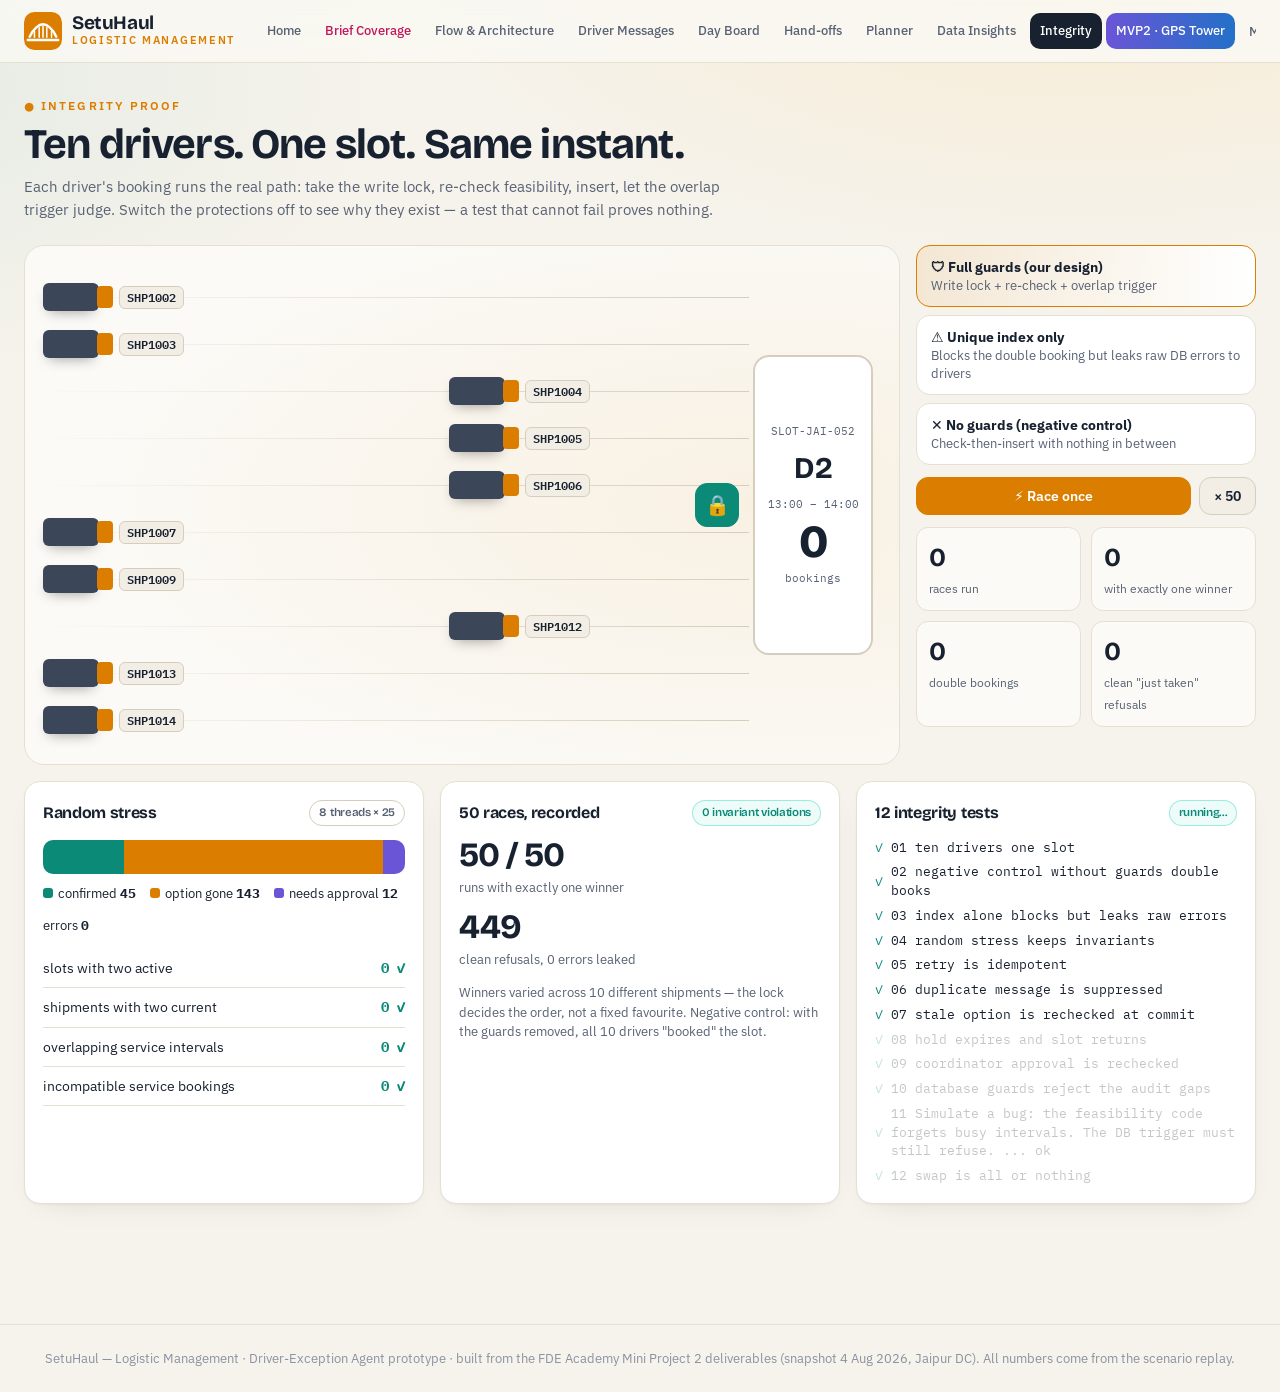
<file: integrity.html>
<!DOCTYPE html>
<html lang="en"><head><meta charset="utf-8"><meta name="viewport" content="width=device-width,initial-scale=1">
<title>Integrity · SetuHaul - Logistic Management</title>
<link rel="preconnect" href="https://fonts.googleapis.com"><link rel="preconnect" href="https://fonts.gstatic.com" crossorigin>
<link href="https://fonts.googleapis.com/css2?family=Bricolage+Grotesque:opsz,wght@12..96,500;12..96,700;12..96,800&family=IBM+Plex+Sans:wght@400;500;600&family=IBM+Plex+Mono:wght@400;500;600&display=swap" rel="stylesheet">
<link rel="stylesheet" href="styles.css">
<style>
.sim{display:grid;grid-template-columns:1fr 340px;gap:16px;align-items:start}
.arena{position:relative;height:520px;border-radius:20px;border:1px solid var(--line);background:radial-gradient(80% 60% at 85% 50%,rgba(219,126,0,.08),transparent),var(--bg2);overflow:hidden}
.lane-l{position:absolute;left:0;right:150px;height:1px;background:linear-gradient(90deg,transparent,var(--line2))}
.tk{position:absolute;left:18px;height:34px;display:flex;align-items:center;gap:8px;font-family:var(--mono);font-size:11.5px;font-weight:600;transition:transform .7s cubic-bezier(.5,0,.2,1),opacity .4s;z-index:2}
.tk .body{width:56px;height:28px;border-radius:6px;background:#3B4659;position:relative;box-shadow:0 6px 14px -6px rgba(0,0,0,.4)}
.tk .body::after{content:'';position:absolute;right:-14px;top:3px;width:16px;height:22px;border-radius:4px;background:var(--saffron)}
.tk .tag{background:var(--panel2);border:1px solid var(--line2);padding:2px 7px;border-radius:6px;margin-left:12px;white-space:nowrap;transition:.3s}
.tk.win .tag{background:var(--teal);color:#fff;border-color:var(--teal)}
.tk.lose .tag{background:rgba(255,176,32,.15);color:var(--saffron);border-color:rgba(255,176,32,.5)}
.tk.leak .tag{background:rgba(255,93,108,.18);color:var(--coral);border-color:var(--coral)}
.tk.dbl .tag{background:var(--coral);color:#fff;border-color:var(--coral)}
.slot{position:absolute;right:26px;top:50%;transform:translateY(-50%);width:120px;height:300px;border-radius:16px;border:2px solid var(--line2);background:#fff;display:flex;flex-direction:column;align-items:center;justify-content:center;gap:6px;text-align:center;transition:.4s;z-index:1}
.slot b{font-family:var(--display);font-size:30px}
.slot small{font-family:var(--mono);font-size:10.5px;color:var(--muted)}
.slot .cnt{font-family:var(--display);font-size:46px;font-weight:800;line-height:1}
.slot.ok{border-color:var(--teal);box-shadow:0 0 40px rgba(11,138,120,.25)}
.slot.bad{border-color:var(--coral);box-shadow:0 0 40px rgba(255,93,108,.35);animation:shake .5s}
@keyframes shake{25%{transform:translate(-4px,-50%)}75%{transform:translate(4px,-50%)}}
.lock{position:absolute;right:160px;top:50%;transform:translateY(-50%);width:44px;height:44px;border-radius:12px;display:grid;place-items:center;font-size:20px;background:var(--panel2);border:1px solid var(--line2);transition:.3s;z-index:3}
.lock.on{background:var(--teal);border-color:var(--teal)}
.lock.off{opacity:.25}
.modes{display:flex;flex-direction:column;gap:8px}
.mode{text-align:left;border:1px solid var(--line);background:var(--panel);color:var(--text);border-radius:14px;padding:12px 14px}
.mode b{display:block;font-size:14px}.mode small{color:var(--muted);font-size:12.5px}
.mode.on{border-color:var(--saffron);background:linear-gradient(90deg,rgba(219,126,0,.1),var(--panel))}
.tally{display:grid;grid-template-columns:1fr 1fr;gap:10px;margin-top:12px}
.tally div{border:1px solid var(--line);border-radius:12px;padding:10px 12px;background:var(--bg2)}
.tally b{font-family:var(--display);font-size:26px;display:block}
.tally span{font-size:11.5px;color:var(--muted)}
.three{display:grid;grid-template-columns:1fr 1fr 1fr;gap:16px;margin-top:16px}
.stack{display:flex;height:34px;border-radius:10px;overflow:hidden;margin:14px 0 10px}
.stack i{display:block;height:100%;width:0;transition:width 1.2s cubic-bezier(.3,.7,.2,1)}
.inv{display:flex;justify-content:space-between;padding:9px 0;border-bottom:1px solid var(--line);font-size:13.5px}
.inv b{font-family:var(--mono);color:var(--teal)}
.tests{display:flex;flex-direction:column;gap:6px;font-size:12.5px;font-family:var(--mono)}
.tests div{display:flex;gap:8px;align-items:center;opacity:.25;transition:.3s}
.tests div.ok{opacity:1}.tests i{font-style:normal;color:var(--teal)}
@media (max-width:1100px){.sim,.three{grid-template-columns:1fr}}
</style></head><body>
<main class="wrap">
<div class="page-head"><div><div class="eyebrow">● Integrity proof</div><h1>Ten drivers. One slot. Same instant.</h1>
<p>Each driver's booking runs the real path: take the write lock, re-check feasibility, insert, let the overlap trigger judge. Switch the protections off to see why they exist — a test that cannot fail proves nothing.</p></div></div>
<div class="sim">
  <div class="arena" id="arena"><div class="lock on" id="lock">🔒</div>
    <div class="slot" id="slot"><small>SLOT-JAI-052</small><b>D2</b><small>13:00 – 14:00</small><div class="cnt" id="cnt">0</div><small id="sl">bookings</small></div></div>
  <div>
    <div class="modes" id="modes">
      <button class="mode on" data-m="guard"><b>🛡 Full guards (our design)</b><small>Write lock + re-check + overlap trigger</small></button>
      <button class="mode" data-m="index"><b>⚠ Unique index only</b><small>Blocks the double booking but leaks raw DB errors to drivers</small></button>
      <button class="mode" data-m="none"><b>✕ No guards (negative control)</b><small>Check-then-insert with nothing in between</small></button>
    </div>
    <div style="display:flex;gap:8px;margin-top:12px"><button class="btn pri" id="go" style="flex:1;justify-content:center">⚡ Race once</button><button class="btn" id="go50">× 50</button></div>
    <div class="tally"><div><b id="t1">0</b><span>races run</span></div><div><b id="t2">0</b><span>with exactly one winner</span></div><div><b id="t3">0</b><span>double bookings</span></div><div><b id="t4">0</b><span>clean "just taken" refusals</span></div></div>
  </div>
</div>
<div class="three">
  <div class="card rv"><h3>Random stress <span class="chip">8 threads × 25</span></h3>
    <div class="stack" id="stack"><i style="background:var(--teal)"></i><i style="background:var(--saffron)"></i><i style="background:var(--violet)"></i></div>
    <div style="display:flex;gap:14px;font-size:12.5px;flex-wrap:wrap" id="sleg"></div>
    <div style="margin-top:14px"></div><div id="invs"></div></div>
  <div class="card rv"><h3>50 races, recorded <span class="chip ok">0 invariant violations</span></h3>
    <div class="kpi" style="padding:0"><div class="v" data-to="50" data-suf=" / 50">0</div><div class="l">runs with exactly one winner</div></div>
    <div class="kpi" style="padding:14px 0 0"><div class="v" data-to="450">0</div><div class="l">clean refusals, 0 errors leaked</div></div>
    <p class="muted" style="font-size:13px;margin:14px 0 0">Winners varied across <span id="dw"></span> different shipments — the lock decides the order, not a fixed favourite. Negative control: with the guards removed, all 10 drivers "booked" the slot.</p></div>
  <div class="card rv"><h3>12 integrity tests <span class="chip ok" id="tt">running…</span></h3><div class="tests" id="tests"></div></div>
</div>
</main>
<script src="data.js"></script><script src="app.js"></script>
<script>
const R=SH.race,W=R.distinct_winners;$('#dw').textContent=W.length;
const arena=$('#arena');let mode='guard',running=false;
const TK=W.map((s,i)=>{const y=34+i*47;arena.insertAdjacentHTML('beforeend',`<div class="lane-l" style="top:${y+17}px"></div>`);
  const el=document.createElement('div');el.className='tk';el.style.top=y+'px';el.innerHTML=`<span class="body"></span><span class="tag">${s}</span>`;arena.append(el);return el});
$$('.mode').forEach(b=>b.onclick=()=>{if(running)return;$$('.mode').forEach(x=>x.classList.remove('on'));b.classList.add('on');mode=b.dataset.m;
  $('#lock').className='lock '+(mode==='guard'?'on':'off');reset()});
function reset(){TK.forEach(t=>{t.style.transform='';t.className='tk';t.querySelector('.tag').textContent=t.querySelector('.tag').dataset.s||t.querySelector('.tag').textContent});$('#slot').className='slot';$('#cnt').textContent='0';$('#sl').textContent='bookings'}
TK.forEach(t=>{const g=t.querySelector('.tag');g.dataset.s=g.textContent});
let tally={runs:0,one:0,dbl:0,ref:0};
function upd(){$('#t1').textContent=tally.runs;$('#t2').textContent=tally.one;$('#t3').textContent=tally.dbl;$('#t4').textContent=tally.ref}
async function race(fast){running=true;reset();await sleep(fast?30:250);
  const dist=arena.offsetWidth-470, order=[...TK.keys()].sort(()=>Math.random()-.5), winner=order[0];
  let booked=0;
  order.forEach((i,k)=>{const t=TK[i];setTimeout(()=>{t.style.transitionDuration=(fast?.25:.7)+'s';t.style.transform=`translateX(${dist}px)`},k*(fast?8:60))});
  await sleep(fast?320:1100);
  for(const [k,i] of order.entries()){const t=TK[i],g=t.querySelector('.tag');
    if(mode==='none'||k===0){booked++;t.classList.add(mode==='none'&&k>0?'dbl':'win');g.textContent=g.dataset.s+(k===0||mode==='none'?' · CONFIRMED':'')}
    else{t.classList.add(mode==='index'?'leak':'lose');g.textContent=mode==='index'?g.dataset.s+' · IntegrityError!':g.dataset.s+' · just taken → fresh options';t.style.transform=`translateX(${dist*0.35}px)`}
    $('#cnt').textContent=booked;if(!fast)await sleep(70)}
  $('#slot').className='slot '+(booked>1?'bad':'ok');$('#sl').textContent=booked>1?'DOUBLE-BOOKED':'one winner';
  tally.runs++;if(booked===1)tally.one++;if(booked>1)tally.dbl+=booked-1;if(mode==='guard')tally.ref+=9;upd();running=false}
$('#go').onclick=()=>{if(!running)race(false)};
$('#go50').onclick=async()=>{if(running)return;for(let i=0;i<50;i++)await race(true);toast(mode==='guard'?'50 of 50 races: exactly one winner each':mode==='none'?'Every race double-booked — the guards are doing the work':'One winner each, but 9 raw errors leaked per race',mode==='guard'?'✓':'⚠')};
// stress
const st=SH.stress,tot=st.CONFIRMED+st.OPTION_GONE+st.NEEDS_APPROVAL,parts=[['CONFIRMED',st.CONFIRMED,'var(--teal)'],['OPTION_GONE',st.OPTION_GONE,'var(--saffron)'],['NEEDS_APPROVAL',st.NEEDS_APPROVAL,'var(--violet)']];
$('#sleg').innerHTML=parts.map(p=>`<span><i style="display:inline-block;width:10px;height:10px;border-radius:3px;background:${p[2]};margin-right:5px"></i>${p[0].replace('_',' ').toLowerCase()} <b class="mono">${p[1]}</b></span>`).join('')+`<span>errors <b class="mono">${st.errors}</b></span>`;
$('#invs').innerHTML=Object.entries(st.invariants).map(([k,v])=>`<div class="inv"><span>${k.replace(/_/g,' ')}</span><b>${v} ✓</b></div>`).join('');
new IntersectionObserver((es,o)=>{if(es[0].isIntersecting){$$('#stack i').forEach((i,k)=>i.style.width=(parts[k][1]/tot*100)+'%');o.disconnect()}}).observe($('#stack'));
// tests
const TN=SH.unit.detail.map(d=>d.split(' (')[0].replace(/^test_\d+_/,'').replace(/_/g,' '));
$('#tests').innerHTML=TN.map((t,i)=>`<div><i>✓</i>${String(i+1).padStart(2,'0')} ${t}</div>`).join('');
new IntersectionObserver((es,o)=>{if(es[0].isIntersecting){$$('#tests div').forEach((d,i)=>setTimeout(()=>{d.classList.add('ok');if(i===TN.length-1){$('#tt').textContent=`${SH.unit.ran} passed · ${SH.unit.seconds}s`}},200+i*160));o.disconnect()}}).observe($('#tests'));
setTimeout(()=>race(false),900);
</script></body></html>
</file>
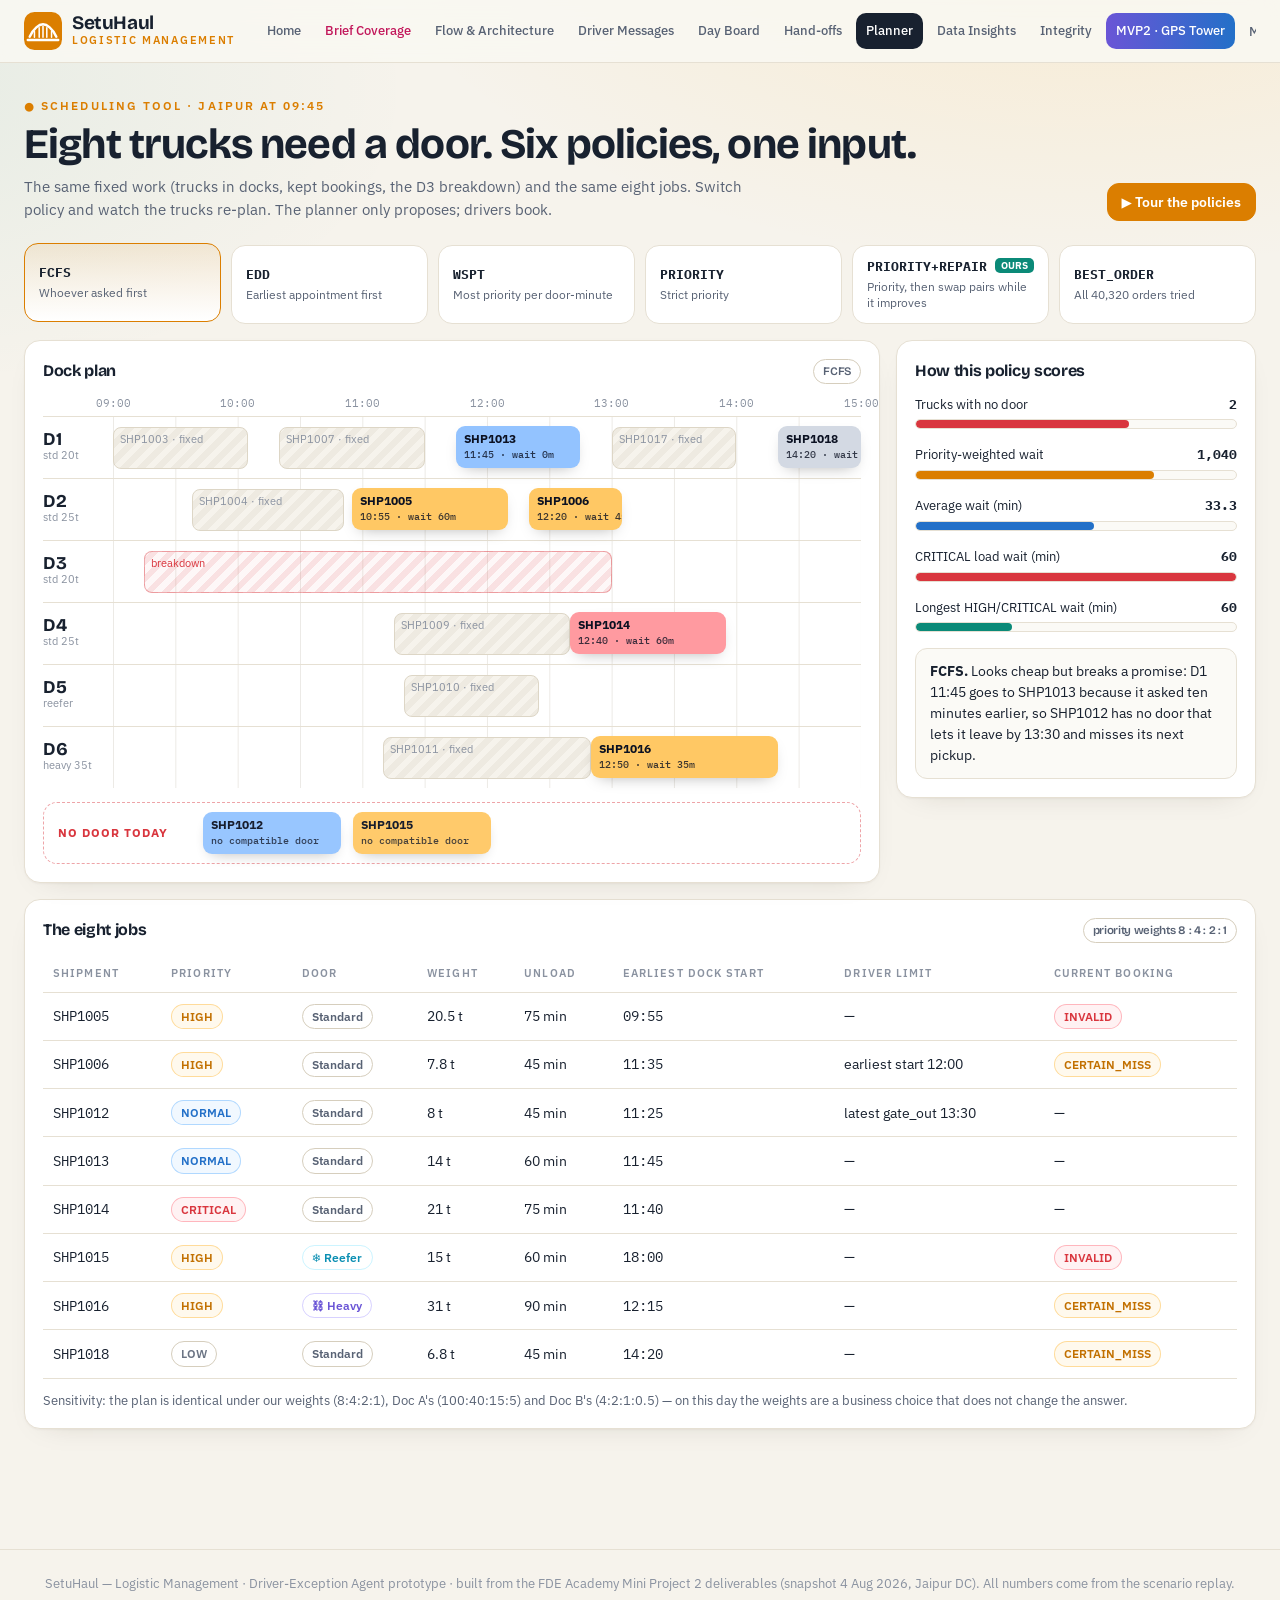
<file: planner.html>
<!DOCTYPE html>
<html lang="en"><head><meta charset="utf-8"><meta name="viewport" content="width=device-width,initial-scale=1">
<title>Planner · SetuHaul - Logistic Management</title>
<link rel="preconnect" href="https://fonts.googleapis.com"><link rel="preconnect" href="https://fonts.gstatic.com" crossorigin>
<link href="https://fonts.googleapis.com/css2?family=Bricolage+Grotesque:opsz,wght@12..96,500;12..96,700;12..96,800&family=IBM+Plex+Sans:wght@400;500;600&family=IBM+Plex+Mono:wght@400;500;600&display=swap" rel="stylesheet">
<link rel="stylesheet" href="styles.css">
<style>
.pols{display:grid;grid-template-columns:repeat(6,1fr);gap:10px;margin-bottom:16px}
.pol{text-align:left;border:1px solid var(--line);background:var(--panel);color:var(--text);border-radius:14px;padding:12px 14px;transition:.25s}
.pol b{font-family:var(--mono);font-size:13px;display:block}
.pol small{font-size:12px;color:var(--muted);line-height:1.3;display:block;margin-top:4px}
.pol.on{border-color:var(--saffron);background:linear-gradient(180deg,rgba(219,126,0,.1),var(--panel));transform:translateY(-2px)}
.pol .tag{float:right;font-size:10px;font-weight:700;padding:1px 6px;border-radius:5px;background:var(--teal);color:#fff}
.lay{display:grid;grid-template-columns:1fr 360px;gap:16px;align-items:start}
.g{position:relative}
.ticks{position:relative;height:20px;margin-left:70px}
.ticks span{position:absolute;transform:translateX(-50%);font-family:var(--mono);font-size:10.5px;color:var(--dim)}
.rows{position:relative}
.row{display:flex;border-top:1px solid var(--line);height:62px}
.row .l{width:70px;flex:none;display:flex;flex-direction:column;justify-content:center}
.row .l b{font-family:var(--display);font-size:18px;line-height:1}
.row .l small{font-size:10.5px;color:var(--dim)}
.lane{flex:1;position:relative;overflow:hidden;background-image:linear-gradient(90deg,rgba(150,140,115,.18) 1px,transparent 1px);background-size:calc(100%/12) 100%}
.fx{position:absolute;top:10px;height:42px;border-radius:8px;background:repeating-linear-gradient(-45deg,#EEEAE1 0 6px,#F6F3EC 6px 12px);border:1px solid #DDD6C6;color:var(--dim);font-size:10.5px;padding:4px 6px;overflow:hidden;white-space:nowrap}
.fx.brk{background:repeating-linear-gradient(-45deg,rgba(217,54,62,.15) 0 6px,rgba(217,54,62,.04) 6px 12px);border-color:rgba(217,54,62,.4);color:var(--coral)}
.job{position:absolute;height:42px;border-radius:9px;padding:4px 8px;font-size:11.5px;font-weight:700;color:#0b1122;white-space:nowrap;overflow:hidden;z-index:2;cursor:pointer;
 transition:left .9s cubic-bezier(.6,0,.2,1),top .9s cubic-bezier(.6,0,.2,1),width .9s,opacity .5s,transform .5s;box-shadow:0 6px 16px -8px rgba(0,0,0,.35)}
.job small{display:block;font-family:var(--mono);font-size:10px;font-weight:500;opacity:.8}
.job.out{opacity:.95}
.tray{display:flex;gap:10px;flex-wrap:wrap;align-items:center;margin-top:14px;padding:12px 14px;border:1px dashed rgba(217,54,62,.45);border-radius:14px;min-height:62px}
.tray .t{font-size:12px;color:var(--coral);font-weight:700;letter-spacing:.08em;margin-right:6px}
.metric{margin-bottom:16px}
.metric .h{display:flex;justify-content:space-between;font-size:12.5px;margin-bottom:6px}
.metric .h b{font-family:var(--mono)}
.track{height:10px;background:var(--bg2);border-radius:6px;overflow:hidden;border:1px solid var(--line)}
.fill{height:100%;border-radius:6px;transition:width .9s cubic-bezier(.6,0,.2,1),background .5s}
.verdict{font-size:14px;padding:12px 14px;border-radius:12px;background:var(--bg2);border:1px solid var(--line);margin-top:6px;min-height:84px}
.jt td:first-child{font-family:var(--mono)}
@media (max-width:1150px){.pols{grid-template-columns:repeat(3,1fr)}.lay{grid-template-columns:1fr}}
</style></head><body>
<main class="wrap">
<div class="page-head"><div><div class="eyebrow">● Scheduling tool · Jaipur at 09:45</div><h1>Eight trucks need a door. Six policies, one input.</h1>
<p>The same fixed work (trucks in docks, kept bookings, the D3 breakdown) and the same eight jobs. Switch policy and watch the trucks re-plan. The planner only proposes; drivers book.</p></div>
<button class="btn pri" id="tour">▶ Tour the policies</button></div>
<div class="pols" id="pols"></div>
<div class="lay">
  <div class="card g"><h3>Dock plan <span class="chip" id="pname"></span></h3>
    <div class="ticks" id="ticks"></div><div class="rows" id="rows"></div>
    <div class="tray" id="tray"><span class="t">NO DOOR TODAY</span></div>
  </div>
  <div class="card"><h3>How this policy scores</h3><div id="metrics"></div><div class="verdict" id="verdict"></div></div>
</div>
<div class="card" style="margin-top:16px"><h3>The eight jobs <span class="chip">priority weights 8 : 4 : 2 : 1</span></h3>
<div style="overflow:auto"><table class="t jt" id="jobs"></table></div>
<p class="muted" style="font-size:13px;margin:12px 0 0">Sensitivity: the plan is identical under our weights (8:4:2:1), Doc A's (100:40:15:5) and Doc B's (4:2:1:0.5) — on this day the weights are a business choice that does not change the answer.</p></div>
</main>
<script src="data.js"></script><script src="app.js"></script>
<script>
const S=SH.sched,X0=540,X1=900,pc=m=>Math.max(0,Math.min(100,(m-X0)/(X1-X0)*100));
const COL={CRITICAL:'#FF9AA0',HIGH:'#FFC864',NORMAL:'#93C3FF',LOW:'#D3D9E3'};
const PDESC={FCFS:'Whoever asked first','EDD':'Earliest appointment first','WSPT':'Most priority per door-minute',PRIORITY:'Strict priority','PRIORITY+REPAIR':'Priority, then swap pairs while it improves','BEST_ORDER':'All 40,320 orders tried'};
const VERD={FCFS:'Looks cheap but breaks a promise: D1 11:45 goes to SHP1013 because it asked ten minutes earlier, so SHP1012 has no door that lets it leave by 13:30 and misses its next pickup.',
 EDD:'Serves everyone who can be served, but the CRITICAL hospital load waits a full hour.',
 WSPT:'The CRITICAL load waits 0, but a HIGH truck waits 190 minutes — detention risk.',
 PRIORITY:'Over-serves the CRITICAL load: SHP1005, a HIGH truck already in the yard since 09:05, waits 165 minutes.',
 'PRIORITY+REPAIR':'Ours. CRITICAL waits 40 minutes so the worst HIGH wait drops from 165 to 65. Every truck that can be served today gets a door.',
 BEST_ORDER:'Exhaustive benchmark. Identical to ours — the repair step finds the optimum at a fraction of the work.'};
const DK=['D1','D2','D3','D4','D5','D6'],DT={D1:'std 20t',D2:'std 25t',D3:'std 20t',D4:'std 25t',D5:'reefer',D6:'heavy 35t'};
$('#ticks').innerHTML=Array.from({length:7},(_,i)=>`<span style="left:${i/6*100}%">${String(9+i).padStart(2,'0')}:00</span>`).join('');
$('#rows').innerHTML=DK.map(d=>`<div class="row"><div class="l"><b>${d}</b><small>${DT[d]}</small></div><div class="lane" id="L${d}"></div></div>`).join('');
Object.entries(S.fixed).forEach(([dock,arr])=>{const d=dock.slice(-2);arr.forEach(f=>{if(f[2]==='BLOCKED_SLOT')return;const s=toMin(f[0]),e=toMin(f[1]);if(e<X0||s>X1)return;
  const el=document.createElement('div');el.className='fx'+(f[2]==='DOCK_EVENT'?' brk':'');el.style.left=pc(s)+'%';el.style.width=(pc(e)-pc(s))+'%';el.textContent=f[2]==='DOCK_EVENT'?(d==='D3'?'breakdown':'maintenance'):(f[4]||'')+' · fixed';$('#L'+d).append(el)})});
// job elements live in the rows container, positioned absolutely
const rows=$('#rows');rows.style.position='relative';
const JOB={};S.jobs.forEach(j=>{const el=document.createElement('div');el.className='job';el.style.background=COL[j.priority];el.innerHTML=`${j.shipment}<small></small>`;el.onclick=()=>shipmentDrawer(j.shipment);rows.append(el);JOB[j.shipment]={el,j}});
const KP=Object.fromEntries(S.kpis.map(k=>[k.policy,k]));
$('#pols').innerHTML=S.kpis.map(k=>`<button class="pol" data-p="${k.policy}">${k.policy==='PRIORITY+REPAIR'?'<span class="tag">OURS</span>':''}<b>${k.policy}</b><small>${PDESC[k.policy]}</small></button>`).join('');
$$('.pol').forEach(b=>b.onclick=()=>{stopTour();show(b.dataset.p)});
function show(p){$$('.pol').forEach(b=>b.classList.toggle('on',b.dataset.p===p));$('#pname').textContent=p;
  const plan=S.plans[p],lane=$('#LD1'),off=lane.offsetLeft,w=lane.offsetWidth,trayR=$('#tray').getBoundingClientRect(),rowsR=rows.getBoundingClientRect();
  let ti=0;
  Object.values(JOB).forEach(({el,j})=>{const a=plan[j.shipment];
    if(a){const s=toMin(a.start),e=s+j.unload_min,r=DK.indexOf(a.dock);el.style.left=(off+w*pc(s)/100)+'px';el.style.width=Math.max(46,w*(pc(e)-pc(s))/100)+'px';el.style.top=(r*62+10)+'px';
      el.querySelector('small').textContent=`${a.start} · wait ${a.wait}m`;el.classList.remove('out')}
    else{el.style.left=(trayR.left-rowsR.left+160+ti*150)+'px';el.style.top=(trayR.top-rowsR.top+10)+'px';el.style.width='138px';el.querySelector('small').textContent='no compatible door';el.classList.add('out');ti++}});
  const k=KP[p],mx={weighted_wait:1400,avg_wait:60,critical_wait:60,high_plus_max_wait:200};
  const M=[['Trucks with no door',k.unscheduled.length,3,v=>v>1?'var(--coral)':'var(--teal)'],['Priority-weighted wait',k.weighted_wait,1400,()=>'var(--saffron)'],['Average wait (min)',k.avg_wait,60,()=>'var(--blue)'],['CRITICAL load wait (min)',k.critical_wait,60,()=>'var(--crit)'],['Longest HIGH/CRITICAL wait (min)',k.high_plus_max_wait,200,v=>v>100?'var(--coral)':'var(--teal)']];
  if(!$('#metrics').children.length)$('#metrics').innerHTML=M.map((m,i)=>`<div class="metric"><div class="h"><span>${m[0]}</span><b id="mv${i}"></b></div><div class="track"><div class="fill" id="mf${i}" style="width:0"></div></div></div>`).join('');
  M.forEach((m,i)=>{$('#mv'+i).textContent=m[1].toLocaleString();$('#mf'+i).style.width=Math.min(100,m[1]/m[2]*100)+'%';$('#mf'+i).style.background=m[3](m[1])});
  $('#verdict').innerHTML=`<b>${p}.</b> ${VERD[p]}`;}
$('#jobs').innerHTML=`<tr><th>Shipment</th><th>Priority</th><th>Door</th><th>Weight</th><th>Unload</th><th>Earliest dock start</th><th>Driver limit</th><th>Current booking</th></tr>`+
 S.jobs.map(j=>`<tr><td>${j.shipment}</td><td>${prioChip(j.priority)}</td><td>${dockChip(j.dock_need)}</td><td>${j.weight_t} t</td><td>${j.unload_min} min</td><td class="mono">${j.release}</td><td>${Object.entries(j.limits).map(([k,v])=>k.replace('_',' ').toLowerCase()+' '+v).join('')||'—'}</td><td>${j.current_status?`<span class="chip ${j.current_status==='INVALID'?'crit':'high'}">${j.current_status}</span>`:'—'}</td></tr>`).join('');
let tourT=null;function stopTour(){clearInterval(tourT);tourT=null;$('#tour').textContent='▶ Tour the policies'}
$('#tour').onclick=()=>{if(tourT){stopTour();return}const ps=S.kpis.map(k=>k.policy);let i=0;show(ps[0]);$('#tour').textContent='❚❚ Stop tour';tourT=setInterval(()=>{i=(i+1)%ps.length;show(ps[i])},3200)};
addEventListener('resize',()=>show($('.pol.on')?.dataset.p||'PRIORITY+REPAIR'));
// start on FCFS then morph to ours for a first motion moment
show('FCFS');setTimeout(()=>show('PRIORITY+REPAIR'),1400);
</script></body></html>
</file>
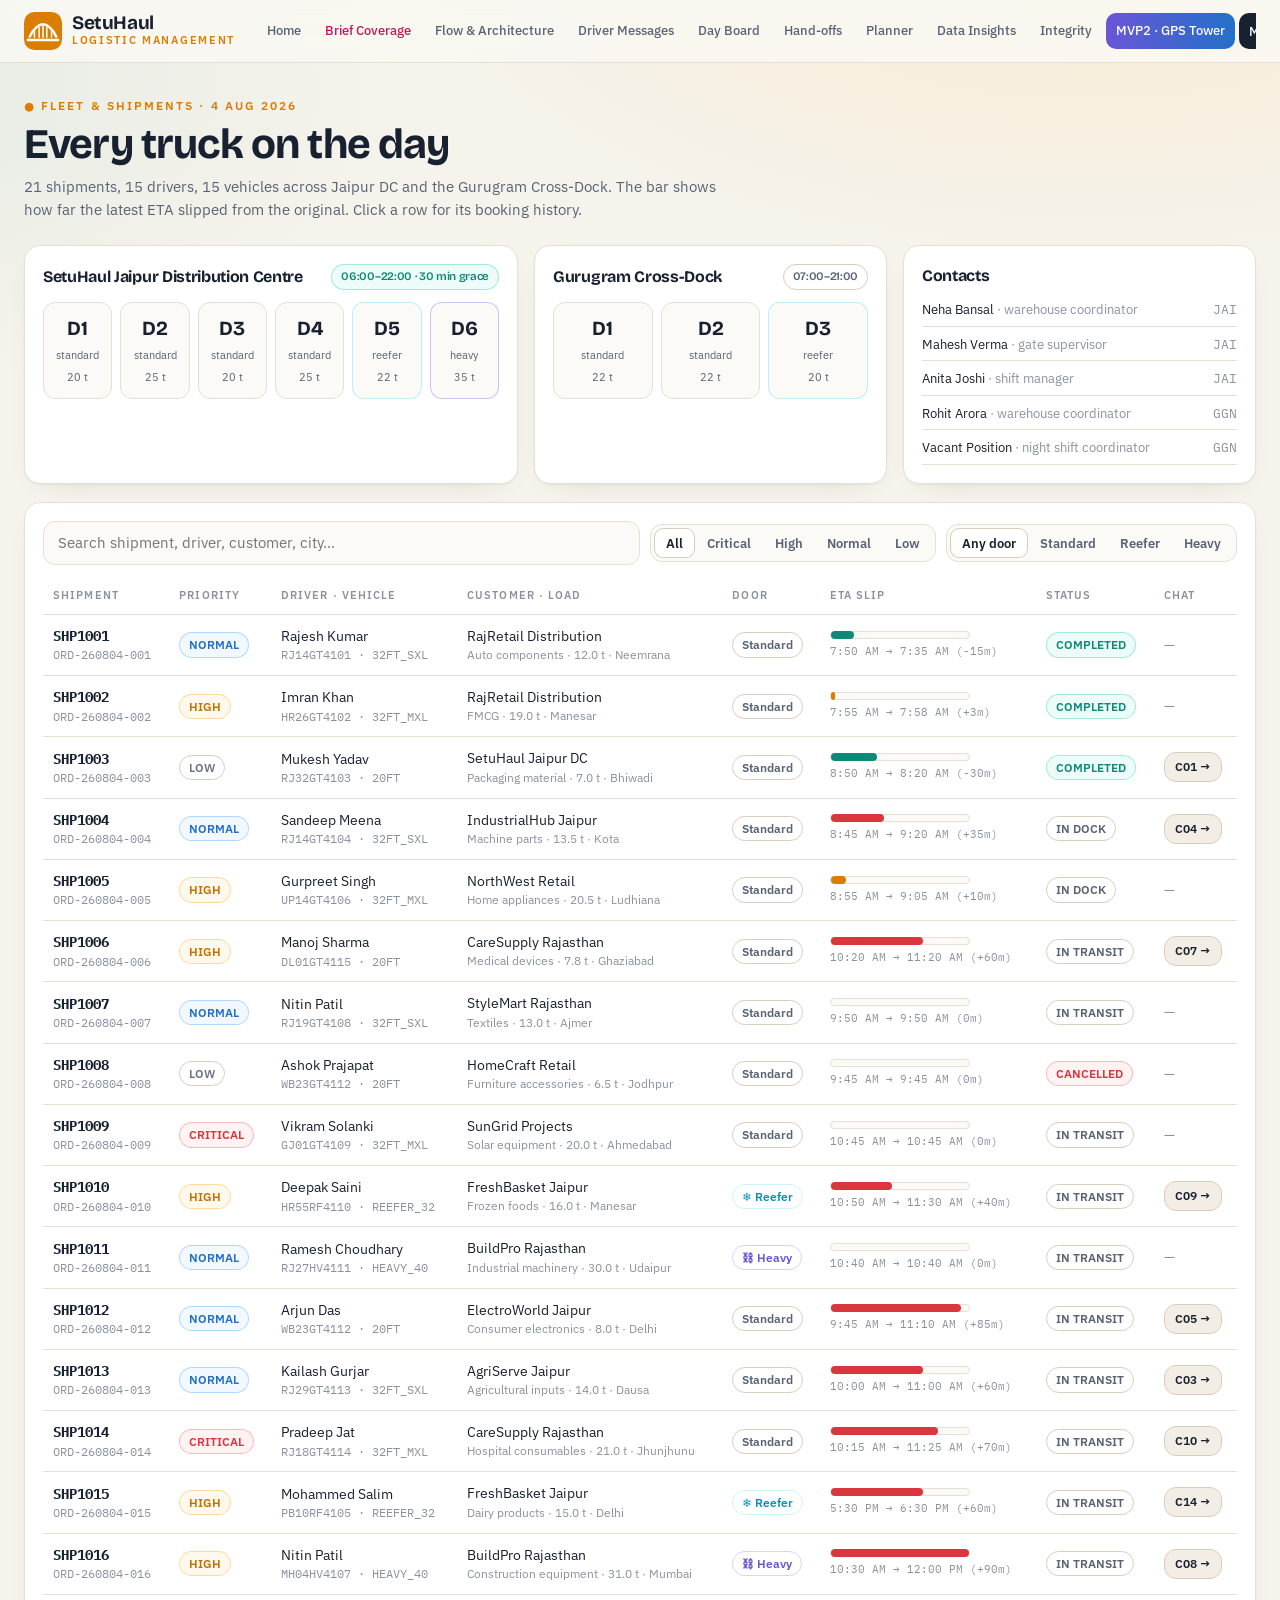
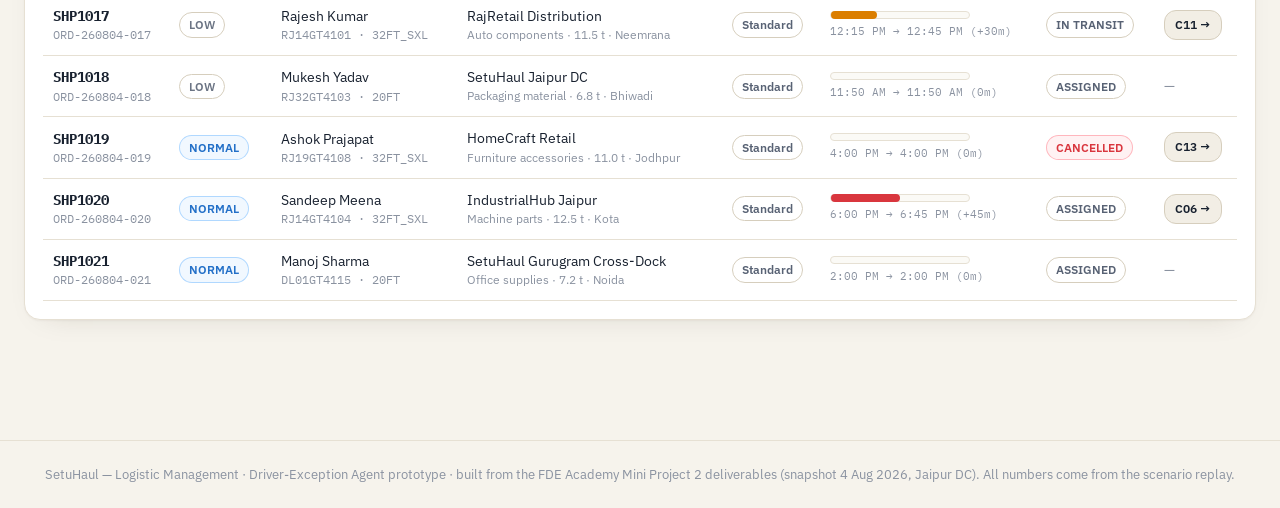
<file: trucks.html>
<!DOCTYPE html>
<html lang="en"><head><meta charset="utf-8"><meta name="viewport" content="width=device-width,initial-scale=1">
<title>Trucks · SetuHaul - Logistic Management</title>
<link rel="preconnect" href="https://fonts.googleapis.com"><link rel="preconnect" href="https://fonts.gstatic.com" crossorigin>
<link href="https://fonts.googleapis.com/css2?family=Bricolage+Grotesque:opsz,wght@12..96,500;12..96,700;12..96,800&family=IBM+Plex+Sans:wght@400;500;600&family=IBM+Plex+Mono:wght@400;500;600&display=swap" rel="stylesheet">
<link rel="stylesheet" href="styles.css">
<style>
.fac{display:grid;grid-template-columns:1.4fr 1fr 1fr;gap:16px;margin-bottom:18px}
.doors{display:flex;gap:8px;margin-top:12px;flex-wrap:wrap}
.dr{flex:1;min-width:64px;border-radius:12px;padding:10px 8px;text-align:center;border:1px solid var(--line);background:var(--bg2)}
.dr b{font-family:var(--display);font-size:20px;display:block}
.dr small{font-size:10.5px;color:var(--muted)}
.dr.REEFER{border-color:rgba(127,227,255,.5)}.dr.HEAVY{border-color:rgba(155,140,255,.5)}
.filters{display:flex;gap:10px;flex-wrap:wrap;align-items:center;margin-bottom:12px}
.search{flex:1;min-width:220px;background:var(--bg2);border:1px solid var(--line);border-radius:12px;padding:10px 14px;color:var(--text);font:inherit}
.eta{position:relative;height:8px;background:var(--bg2);border-radius:5px;width:140px;border:1px solid var(--line)}
.eta i{position:absolute;top:-1px;height:8px;border-radius:5px;transition:width 1s cubic-bezier(.3,.7,.2,1),left 1s}
tbody tr{cursor:pointer;animation:fin .4s both}
@keyframes fin{from{opacity:0;transform:translateY(6px)}to{opacity:1;transform:none}}
.ct{display:flex;flex-direction:column;gap:8px;margin-top:10px}
.ct div{display:flex;justify-content:space-between;font-size:13px;border-bottom:1px solid var(--line);padding-bottom:6px}
@media (max-width:1000px){.fac{grid-template-columns:1fr}}
</style></head><body>
<main class="wrap">
<div class="page-head"><div><div class="eyebrow">● Fleet & shipments · 4 Aug 2026</div><h1>Every truck on the day</h1>
<p>21 shipments, 15 drivers, 15 vehicles across Jaipur DC and the Gurugram Cross-Dock. The bar shows how far the latest ETA slipped from the original. Click a row for its booking history.</p></div></div>
<div class="fac">
 <div class="card rv"><h3>SetuHaul Jaipur Distribution Centre <span class="chip ok">06:00–22:00 · 30 min grace</span></h3><div class="doors" id="djai"></div></div>
 <div class="card rv"><h3>Gurugram Cross-Dock <span class="chip">07:00–21:00</span></h3><div class="doors" id="dggn"></div></div>
 <div class="card rv"><h3>Contacts</h3><div class="ct" id="ct"></div></div>
</div>
<div class="card">
 <div class="filters"><input class="search" id="q" placeholder="Search shipment, driver, customer, city…">
  <div class="seg" id="fp"><button class="on" data-v="">All</button><button data-v="CRITICAL">Critical</button><button data-v="HIGH">High</button><button data-v="NORMAL">Normal</button><button data-v="LOW">Low</button></div>
  <div class="seg" id="fd"><button class="on" data-v="">Any door</button><button data-v="STANDARD">Standard</button><button data-v="REEFER">Reefer</button><button data-v="HEAVY">Heavy</button></div></div>
 <div style="overflow:auto"><table class="t"><thead><tr><th>Shipment</th><th>Priority</th><th>Driver · vehicle</th><th>Customer · load</th><th>Door</th><th>ETA slip</th><th>Status</th><th>Chat</th></tr></thead><tbody id="tb"></tbody></table></div>
</div>
</main>
<script src="data.js"></script><script src="app.js"></script>
<script>
const doorHtml=f=>SH.docks.filter(d=>d.facility_id===f).map(d=>`<div class="dr ${d.dock_type}"><b>${d.dock_code}</b><small>${d.dock_type.toLowerCase()}<br>${d.max_vehicle_weight_kg/1000} t</small></div>`).join('');
$('#djai').innerHTML=doorHtml('FAC-JAI-01');$('#dggn').innerHTML=doorHtml('FAC-GGN-01');
$('#ct').innerHTML=SH.contacts.map(c=>`<div><span>${esc(c.contact_name)} <span class="dim">· ${c.contact_role.replace(/_/g,' ').toLowerCase()}</span></span><span class="mono dim">${c.facility_id.slice(4,7)}</span></div>`).join('');
let fp='',fd='';
function render(){const q=$('#q').value.toLowerCase();
 const rows=SH.ships.filter(s=>(!fp||s.priority_code===fp)&&(!fd||s.required_dock_type===fd)&&(!q||JSON.stringify([s,DRV[s.driver_id]]).toLowerCase().includes(q)));
 $('#tb').innerHTML=rows.map((s,i)=>{const d=DRV[s.driver_id],v=VEH[s.vehicle_id],o=tsMin(s.original_eta_ts),l=tsMin(s.latest_eta_ts),slip=l-o,c=CASES[s.shipment_id];
  return `<tr data-s="${s.shipment_id}" style="animation-delay:${i*25}ms"><td><b class="mono">${s.shipment_id}</b><div class="dim mono" style="font-size:11.5px">${s.order_reference}</div></td><td>${prioChip(s.priority_code)}</td>
  <td>${esc(d.driver_name)}<div class="dim mono" style="font-size:11.5px">${v.registration_number} · ${v.vehicle_type_code}</div></td>
  <td>${esc(s.customer_name)}<div class="dim" style="font-size:12px">${esc(s.product_category)} · ${(s.load_weight_kg/1000).toFixed(1)} t · ${esc(s.origin_city)}</div></td>
  <td>${dockChip(s.required_dock_type)}</td>
  <td><div class="eta"><i data-w="${Math.min(100,Math.abs(slip)/90*100)}" style="left:0;width:0;background:${slip>30?'var(--coral)':slip>0?'var(--saffron)':'var(--teal)'}"></i></div><div class="mono dim" style="font-size:11px;margin-top:4px">${ampm(o)} → ${ampm(l)} (${slip>0?'+':''}${slip}m)</div></td>
  <td><span class="chip ${s.current_status==='CANCELLED'?'crit':s.current_status==='COMPLETED'?'ok':''}">${s.current_status.replace('_',' ')}</span></td>
  <td>${c?`<a class="btn" style="padding:5px 10px;font-size:12px" href="driver.html#${c.toLowerCase()}" onclick="event.stopPropagation()">${c} →</a>`:'<span class="dim">—</span>'}</td></tr>`}).join('');
 $$('#tb tr').forEach(r=>r.onclick=()=>shipmentDrawer(r.dataset.s));
 requestAnimationFrame(()=>requestAnimationFrame(()=>$$('.eta i').forEach(i=>i.style.width=i.dataset.w+'%')));}
$('#q').oninput=render;
[['#fp',v=>fp=v],['#fd',v=>fd=v]].forEach(([s,set])=>$$(s+' button').forEach(b=>b.onclick=()=>{$$(s+' button').forEach(x=>x.classList.remove('on'));b.classList.add('on');set(b.dataset.v);render()}));
render();
</script></body></html>
</file>
<file: styles.css>
:root{
  --bg:#F6F3EC; --bg2:#FBFAF6; --panel:#FFFFFF; --panel2:#F2EEE5; --line:#E6E0D3; --line2:#D6CEBD;
  --text:#18212F; --muted:#586274; --dim:#8A92A0;
  --saffron:#DB7E00; --saffron2:#C25E00; --teal:#0B8A78; --coral:#D9363E; --violet:#6A55D6; --blue:#2370C8; --ice:#0B8FB3; --green:#1E8E50;
  --crit:#D9363E; --high:#C27000; --norm:#2370C8; --low:#6B7484;
  --r:16px; --r2:22px;
  --display:'Bricolage Grotesque',system-ui,sans-serif; --sans:'IBM Plex Sans',system-ui,sans-serif; --mono:'IBM Plex Mono',ui-monospace,monospace;
  --shadow:0 24px 60px -28px rgba(40,32,10,.28);
}
*{box-sizing:border-box}
html,body{margin:0}
body{background:var(--bg);color:var(--text);font-family:var(--sans);font-size:15px;line-height:1.5;-webkit-font-smoothing:antialiased;
  background-image:radial-gradient(1200px 600px at 85% -10%,rgba(255,176,32,.14),transparent 60%),radial-gradient(900px 500px at -10% 10%,rgba(11,138,120,.07),transparent 60%);background-attachment:fixed;min-height:100vh}
a{color:inherit}
h1,h2,h3,h4{font-family:var(--display);letter-spacing:-.02em;margin:0;font-weight:700}
.mono{font-family:var(--mono)}
.muted{color:var(--muted)} .dim{color:var(--dim)}
button{font-family:inherit;cursor:pointer}

/* ---------- top nav ---------- */
.topbar{position:sticky;top:0;z-index:50;backdrop-filter:blur(14px);background:rgba(250,248,243,.85);border-bottom:1px solid var(--line)}
.topbar .in{max-width:1440px;margin:0 auto;display:flex;align-items:center;gap:22px;padding:12px 24px}
.brand{display:flex;align-items:center;gap:10px;text-decoration:none;flex:none}
.brand svg{width:38px;height:38px}
.brand b{font-family:var(--display);font-size:19px;letter-spacing:-.02em;display:block;line-height:1.05}
.brand small{display:block;font-size:10.5px;letter-spacing:.16em;text-transform:uppercase;color:var(--saffron);font-weight:600}
.nav{display:flex;gap:4px;overflow-x:auto;scrollbar-width:none;flex:1}
.nav::-webkit-scrollbar{display:none}
.nav a{text-decoration:none;color:var(--muted);font-size:13px;font-weight:500;padding:8px 10px;border-radius:10px;white-space:nowrap;display:flex;gap:7px;align-items:center;transition:.2s}
.nav a:hover{color:var(--text);background:var(--panel)}
.nav a.on{color:#fff;background:var(--text)}
.nav a .dot{display:none}
.snap{flex:none;font-family:var(--mono);font-size:11.5px;color:var(--muted);border:1px solid var(--line);padding:6px 10px;border-radius:999px;display:flex;gap:8px;align-items:center}
.snap i{width:7px;height:7px;border-radius:50%;background:var(--teal);box-shadow:0 0 0 0 rgba(34,211,182,.6);animation:ping 2s infinite}
@keyframes ping{0%{box-shadow:0 0 0 0 rgba(34,211,182,.6)}70%{box-shadow:0 0 0 8px rgba(34,211,182,0)}100%{box-shadow:0 0 0 0 rgba(34,211,182,0)}}

.wrap{max-width:1440px;margin:0 auto;padding:28px 24px 80px}
.page-head{display:flex;justify-content:space-between;align-items:flex-end;gap:20px;margin:6px 0 24px;flex-wrap:wrap}
.eyebrow{font-size:11.5px;letter-spacing:.18em;text-transform:uppercase;color:var(--saffron);font-weight:600;margin-bottom:8px;display:flex;gap:8px;align-items:center}
.page-head h1{font-size:clamp(28px,3.4vw,42px);line-height:1.05}
.page-head p{margin:10px 0 0;color:var(--muted);max-width:720px}

/* ---------- primitives ---------- */
.card{box-shadow:0 1px 2px rgba(40,32,10,.04),0 10px 30px -22px rgba(40,32,10,.25);background:var(--panel);border:1px solid var(--line);border-radius:var(--r);padding:18px}
.card h3{font-size:16px;margin-bottom:12px;display:flex;justify-content:space-between;align-items:center;gap:10px}
.grid{display:grid;gap:16px}
.chip{display:inline-flex;align-items:center;gap:6px;font-size:11.5px;font-weight:600;padding:3px 9px;border-radius:999px;border:1px solid var(--line2);color:var(--muted);white-space:nowrap}
.chip.crit{color:var(--crit);border-color:rgba(255,93,108,.4);background:rgba(255,93,108,.08)}
.chip.high{color:var(--high);border-color:rgba(255,176,32,.4);background:rgba(255,176,32,.08)}
.chip.norm{color:var(--norm);border-color:rgba(78,168,255,.4);background:rgba(78,168,255,.08)}
.chip.low{color:var(--low)}
.chip.ok{color:var(--teal);border-color:rgba(34,211,182,.4);background:rgba(34,211,182,.08)}
.chip.reefer{color:var(--ice);border-color:rgba(127,227,255,.4)}
.chip.heavy{color:var(--violet);border-color:rgba(155,140,255,.4)}
.btn{display:inline-flex;align-items:center;gap:8px;border:1px solid var(--line2);background:var(--panel2);color:var(--text);padding:9px 14px;border-radius:12px;font-weight:600;font-size:13.5px;text-decoration:none;transition:.18s}
.btn:hover{border-color:var(--saffron);transform:translateY(-1px)}
.btn.pri{background:var(--saffron);color:#fff;border-color:var(--saffron)}
.btn.pri:hover{background:var(--saffron2)}
.btn.ghost{background:transparent}
.btn.ok{background:var(--teal);border-color:var(--teal);color:#fff}
.btn.bad{background:transparent;color:var(--coral);border-color:rgba(255,93,108,.5)}
.btn:disabled{opacity:.4;pointer-events:none}
.seg{display:inline-flex;background:var(--bg2);border:1px solid var(--line);border-radius:12px;padding:3px}
.seg button{border:0;background:transparent;color:var(--muted);padding:7px 12px;border-radius:9px;font-weight:600;font-size:12.5px}
.seg button.on{background:var(--panel);color:var(--text);box-shadow:inset 0 0 0 1px var(--line2)}
table.t{width:100%;border-collapse:collapse;font-size:13.5px}
table.t th{text-align:left;font-size:11px;letter-spacing:.1em;text-transform:uppercase;color:var(--dim);font-weight:600;padding:10px 10px;border-bottom:1px solid var(--line)}
table.t td{padding:11px 10px;border-bottom:1px solid var(--line)}
table.t tr:hover td{background:rgba(219,126,0,.04)}
.kpi{padding:16px 18px}
.kpi .v{font-family:var(--display);font-size:34px;font-weight:700;line-height:1;letter-spacing:-.03em}
.kpi .l{font-size:12.5px;color:var(--muted);margin-top:6px}
.kpi .s{font-size:11.5px;color:var(--dim);margin-top:4px}

/* reveal on scroll */
.rv{opacity:0;transform:translateY(18px);transition:opacity .7s ease,transform .7s cubic-bezier(.2,.8,.2,1)}
.rv.in{opacity:1;transform:none}

/* drawer */
.drawer-bg{position:fixed;inset:0;background:rgba(24,33,47,.28);backdrop-filter:blur(3px);opacity:0;pointer-events:none;transition:.3s;z-index:80}
.drawer{position:fixed;top:0;right:0;bottom:0;width:min(460px,94vw);background:var(--panel);box-shadow:-20px 0 60px -30px rgba(0,0,0,.3);border-left:1px solid var(--line);z-index:90;transform:translateX(100%);transition:transform .45s cubic-bezier(.2,.8,.2,1);overflow:auto;padding:24px}
.drawer.open{transform:none}
.drawer-bg.open{opacity:1;pointer-events:auto}
.drawer .x{position:absolute;right:16px;top:16px;background:var(--panel2);border:1px solid var(--line);color:var(--text);width:34px;height:34px;border-radius:10px}
.kv{display:grid;grid-template-columns:130px 1fr;gap:8px 12px;font-size:13.5px}
.kv dt{color:var(--dim)} .kv dd{margin:0}

/* toast */
.toast{position:fixed;left:50%;bottom:26px;transform:translate(-50%,30px);opacity:0;background:var(--text);color:#fff;border:1px solid var(--line2);padding:12px 18px;border-radius:14px;z-index:120;font-size:14px;transition:.35s;box-shadow:var(--shadow);display:flex;gap:10px;align-items:center}
.toast.on{opacity:1;transform:translate(-50%,0)}

.foot{border-top:1px solid var(--line);margin-top:40px;padding:24px;text-align:center;color:var(--dim);font-size:12.5px}
.foot a{color:var(--muted)}

@media (max-width:1680px){.snap{display:none}}
@media (max-width:900px){.topbar .in{padding:10px 14px;gap:12px}.snap{display:none}.wrap{padding:20px 14px 60px}}
@media (prefers-reduced-motion:reduce){*{animation:none!important;transition:none!important}}

.nav a[href='mvp2.html']{color:#fff;background:linear-gradient(90deg,#6A55D6,#2370C8)}
.nav a[href='mvp2.html'].on{box-shadow:0 0 0 2px var(--text)}

.more{position:relative;display:inline-flex}
.more>button{border:0;background:none;color:var(--muted);font:500 13px var(--sans);padding:8px 10px;border-radius:10px;cursor:pointer;white-space:nowrap}
.more>button.on{color:#fff;background:var(--text)}
.more .mm{display:none;position:fixed;margin-top:38px;background:var(--panel);border:1px solid var(--line);border-radius:12px;padding:6px;box-shadow:var(--shadow);z-index:60;flex-direction:column}
.more:hover .mm,.more:focus-within .mm{display:flex}
.more .mm a{padding:8px 12px}
.nav a[href='brief.html']:not(.on){color:#C2185B}
</file>
